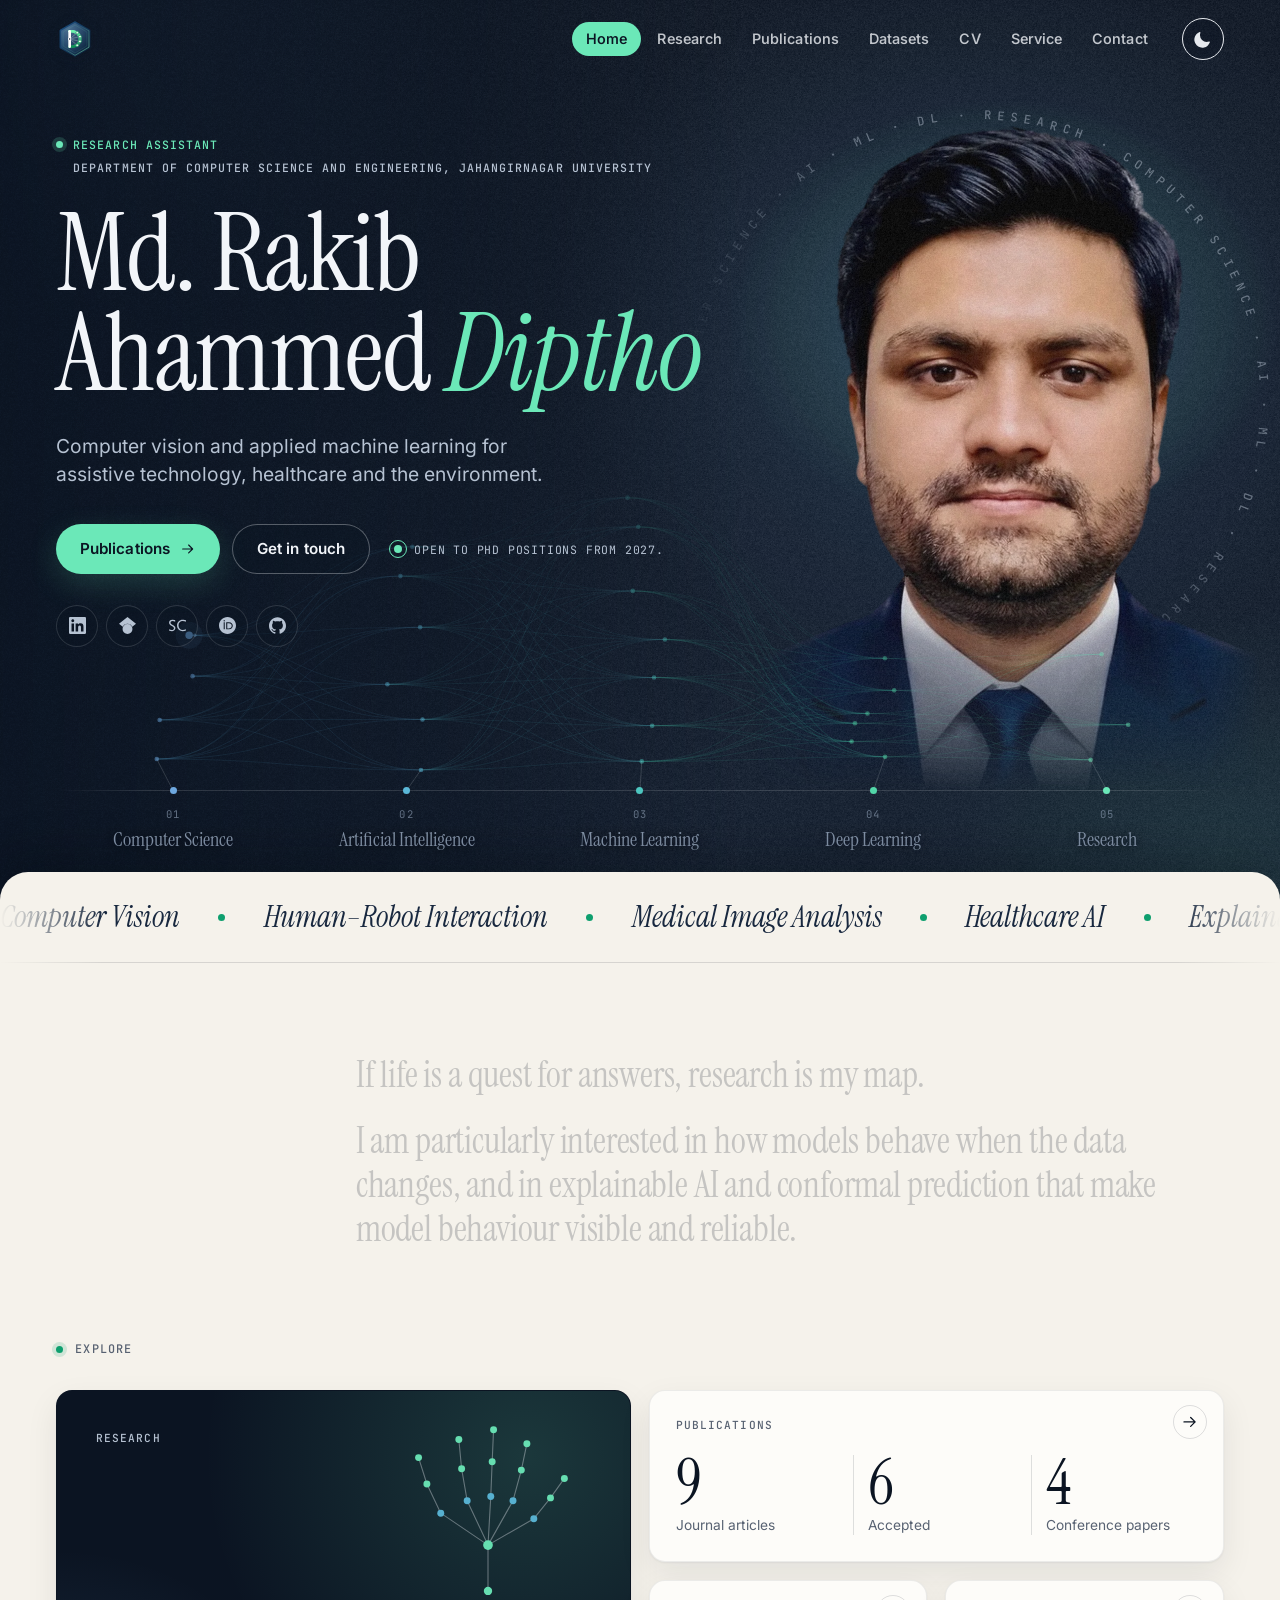
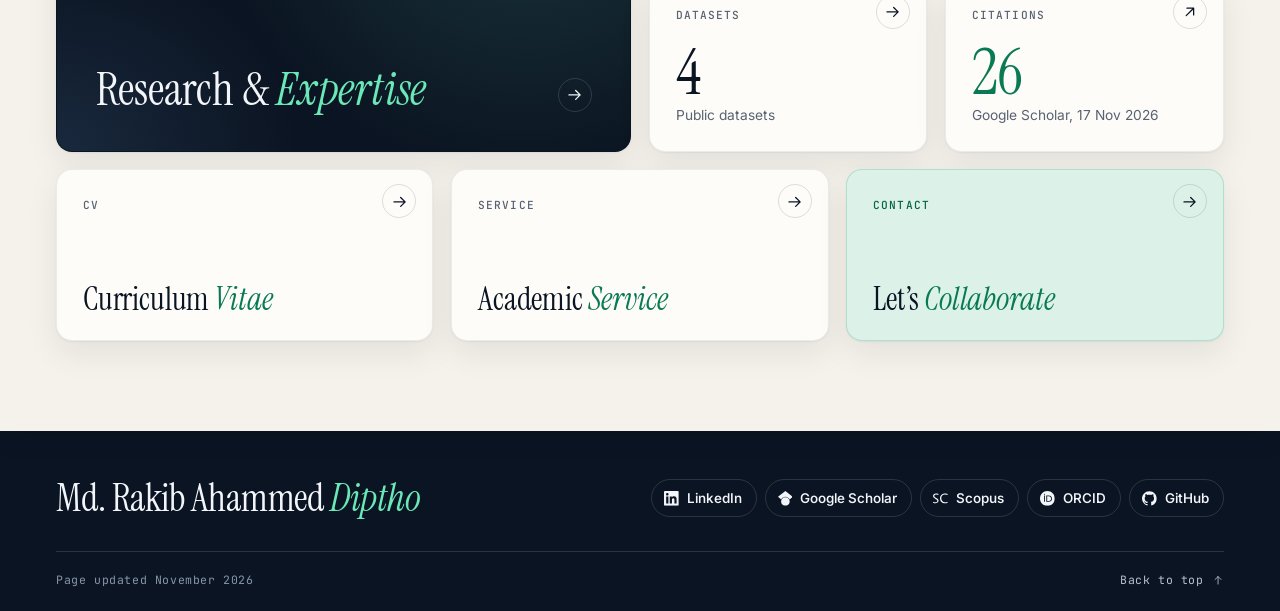
<file: index.html>
<!doctype html>
<html lang="en">
<head>
<meta charset="utf-8">
<meta name="viewport" content="width=device-width,initial-scale=1,viewport-fit=cover">
<title>Md. Rakib Ahammed Diptho</title>
<meta name="description" content="Md. Rakib Ahammed Diptho, Research Assistant, Department of Computer Science and Engineering, Jahangirnagar University: research in computer vision and applied machine learning, publications, datasets, CV, service and contact.">
<meta name="author" content="Md. Rakib Ahammed Diptho">
<link rel="canonical" href="https://radiptho.github.io/">
<meta name="theme-color" content="#0B1422">
<meta property="og:type" content="profile">
<meta property="og:site_name" content="Md. Rakib Ahammed Diptho">
<meta property="og:title" content="Md. Rakib Ahammed Diptho — computer vision and applied machine learning">
<meta property="og:description" content="Research Assistant, Department of Computer Science and Engineering, Jahangirnagar University. Publications, datasets, CV, service and contact.">
<meta property="og:url" content="https://radiptho.github.io/">
<meta property="og:image" content="https://radiptho.github.io/assets/social-card.jpg">
<meta property="og:image:width" content="1200">
<meta property="og:image:height" content="630">
<meta property="og:image:alt" content="Md. Rakib Ahammed Diptho: computer vision and applied machine learning for assistive technology, healthcare and the environment">
<meta name="twitter:card" content="summary_large_image">
<meta name="twitter:title" content="Md. Rakib Ahammed Diptho — computer vision and applied machine learning">
<meta name="twitter:description" content="Research Assistant, Department of Computer Science and Engineering, Jahangirnagar University. Publications, datasets, CV, service and contact.">
<meta name="twitter:image" content="https://radiptho.github.io/assets/social-card.jpg">
<link rel="icon" type="image/svg+xml" href="assets/logo.svg">
<link rel="icon" type="image/png" sizes="32x32" href="assets/favicon-32.png">
<link rel="apple-touch-icon" href="assets/apple-touch-icon.png">
<link rel="preload" href="assets/fonts/instrument-serif-latin-400-normal.woff2" as="font" type="font/woff2" crossorigin>
<link rel="preload" href="assets/fonts/instrument-serif-latin-400-italic.woff2" as="font" type="font/woff2" crossorigin>
<link rel="preload" href="assets/fonts/inter-latin-wght-normal.woff2" as="font" type="font/woff2" crossorigin>
<link rel="preload" as="image" href="assets/portrait-hero.webp" type="image/webp" imagesrcset="assets/portrait-hero.webp 520w, assets/portrait-hero-2x.webp 1040w" imagesizes="(max-width: 860px) 92vw, 44vw" fetchpriority="high">
<link rel="stylesheet" href="site.css?v=20261123">
<script>(function(){var e=document.documentElement,c=e.classList,m=/^#(research|publications|datasets|cv|service|contact)$/.exec(location.hash||'');c.add('js');try{if(localStorage.getItem('rd-theme')==='dark')c.add('night');}catch(x){}if(/[?&]sent=1(&|$)/.test(location.search))m=[0,'contact'];if(m)e.setAttribute('data-first',m[1]);try{if(!sessionStorage.getItem('rd-intro')&&!(window.matchMedia&&matchMedia('(prefers-reduced-motion: reduce)').matches))c.add('intro-on');}catch(x){}setTimeout(function(){if(!window.__rd){c.remove('js');c.remove('intro-on');}},6000);})();</script>
<script type="application/ld+json">{
  "@context": "https://schema.org",
  "@type": "Person",
  "name": "Md. Rakib Ahammed Diptho",
  "alternateName": "Rakib Ahammed Diptho",
  "url": "https://radiptho.github.io/",
  "image": "https://radiptho.github.io/assets/photo-diptho.jpg",
  "jobTitle": "Research Assistant",
  "affiliation": {"@type": "CollegeOrUniversity", "name": "Jahangirnagar University", "department": "Department of Computer Science and Engineering"},
  "alumniOf": [{"@type": "CollegeOrUniversity", "name": "Jahangirnagar University"}, {"@type": "CollegeOrUniversity", "name": "BRAC University"}],
  "knowsAbout": ["Computer Vision", "Human-Robot Interaction", "Medical Image Analysis", "Healthcare AI", "Explainable and Trustworthy Machine Learning", "Lightweight Deep Learning", "Edge AI", "Environmental AI", "GeoAI", "Remote Sensing"],
  "sameAs": ["https://scholar.google.com/citations?user=SSoTLJoAAAAJ", "https://orcid.org/0009-0007-3062-1034", "https://www.scopus.com/authid/detail.uri?authorId=58931418400", "https://www.linkedin.com/in/md-rakib-ahammed-diptho-a2468227a", "https://github.com/RADiptho"]
}</script>
</head>
<body>
<svg class="sprite" aria-hidden="true" focusable="false" width="0" height="0"><symbol id="i-linkedin" viewBox="0 0 24 24"><path d="M20.447 20.452h-3.554v-5.569c0-1.328-.027-3.037-1.852-3.037-1.853 0-2.136 1.445-2.136 2.939v5.667H9.351V9h3.414v1.561h.046c.477-.9 1.637-1.85 3.37-1.85 3.601 0 4.267 2.37 4.267 5.455v6.286zM5.337 7.433c-1.144 0-2.063-.926-2.063-2.065 0-1.138.92-2.063 2.063-2.063 1.14 0 2.064.925 2.064 2.063 0 1.139-.925 2.065-2.064 2.065zm1.782 13.019H3.555V9h3.564v11.452zM22.225 0H1.771C.792 0 0 .774 0 1.729v20.542C0 23.227.792 24 1.771 24h20.451C23.2 24 24 23.227 24 22.271V1.729C24 .774 23.2 0 22.222 0h.003z"/></symbol><symbol id="i-scholar-profile" viewBox="0 0 24 24"><path d="M5.242 13.769L0 9.5 12 0l12 9.5-5.242 4.269C17.548 11.249 14.978 9.5 12 9.5c-2.977 0-5.548 1.748-6.758 4.269zM12 10a7 7 0 1 0 0 14 7 7 0 0 0 0-14z"/></symbol><symbol id="i-scopus" viewBox="0 0 24 24"><path d="M24 19.059l-.14-1.777c-1.426.772-2.945 1.076-4.465 1.076-3.319 0-5.96-2.782-5.96-6.475 0-3.903 2.595-6.31 5.633-6.31 1.917 0 3.39.303 4.792 1.075L24 4.895c-1.286-.608-2.337-.889-4.698-.889-4.534 0-7.97 3.53-7.97 8.017 0 5.12 4.09 7.924 7.9 7.924 1.916 0 3.506-.257 4.768-.888zm-14.954-3.46c0-2.22-1.964-3.225-3.857-4.347C3.716 10.364 2.15 9.756 2.15 8.12c0-1.215.889-2.548 2.642-2.548 1.519 0 2.57.234 3.903 1.029l.117-1.847c-1.239-.514-2.127-.748-4.137-.748C1.8 4.006.047 5.876.047 8.26c0 2.384 2.103 3.413 4.02 4.581 1.426.865 2.922 1.45 2.922 2.992 0 1.496-1.333 2.571-2.922 2.571-1.566 0-2.594-.35-3.786-1.075L0 19.176c1.215.56 2.454.818 4.16.818 2.385 0 4.885-1.473 4.885-4.395z"/></symbol><symbol id="i-orcid" viewBox="0 0 24 24"><path d="M12 0C5.372 0 0 5.372 0 12s5.372 12 12 12 12-5.372 12-12S18.628 0 12 0zM7.369 4.378c.525 0 .947.431.947.947s-.422.947-.947.947a.95.95 0 0 1-.947-.947c0-.525.422-.947.947-.947zm-.722 3.038h1.444v10.041H6.647V7.416zm3.562 0h3.9c3.712 0 5.344 2.653 5.344 5.025 0 2.578-2.016 5.025-5.325 5.025h-3.919V7.416zm1.444 1.303v7.444h2.297c3.272 0 4.022-2.484 4.022-3.722 0-2.016-1.284-3.722-4.097-3.722h-2.222z"/></symbol><symbol id="i-github" viewBox="0 0 24 24"><path d="M12 .297c-6.63 0-12 5.373-12 12 0 5.303 3.438 9.8 8.205 11.385.6.113.82-.258.82-.577 0-.285-.01-1.04-.015-2.04-3.338.724-4.042-1.61-4.042-1.61C4.422 18.07 3.633 17.7 3.633 17.7c-1.087-.744.084-.729.084-.729 1.205.084 1.838 1.236 1.838 1.236 1.07 1.835 2.809 1.305 3.495.998.108-.776.417-1.305.76-1.605-2.665-.3-5.466-1.332-5.466-5.93 0-1.31.465-2.38 1.235-3.22-.135-.303-.54-1.523.105-3.176 0 0 1.005-.322 3.3 1.23.96-.267 1.98-.399 3-.405 1.02.006 2.04.138 3 .405 2.28-1.552 3.285-1.23 3.285-1.23.645 1.653.24 2.873.12 3.176.765.84 1.23 1.91 1.23 3.22 0 4.61-2.805 5.625-5.475 5.92.42.36.81 1.096.81 2.22 0 1.606-.015 2.896-.015 3.286 0 .315.21.69.825.57C20.565 22.092 24 17.592 24 12.297c0-6.627-5.373-12-12-12"/></symbol><symbol id="i-mail" viewBox="0 0 24 24"><path d="M3 5h18a1 1 0 0 1 1 1v12a1 1 0 0 1-1 1H3a1 1 0 0 1-1-1V6a1 1 0 0 1 1-1zm1 2.4V17h16V7.4l-8 5.3-8-5.3zM4.9 7l7.1 4.7L19.1 7H4.9z"/></symbol><symbol id="i-pin" viewBox="0 0 24 24"><path d="M12 2a7 7 0 0 1 7 7c0 5.2-7 13-7 13S5 14.2 5 9a7 7 0 0 1 7-7zm0 4.5A2.5 2.5 0 1 0 12 11.5 2.5 2.5 0 0 0 12 6.5z"/></symbol><symbol id="i-globe" viewBox="0 0 24 24"><path d="M12 2a10 10 0 1 0 0 20 10 10 0 0 0 0-20zm6.9 9h-2.95a15.7 15.7 0 0 0-1.4-6.1A8.03 8.03 0 0 1 18.9 11zM12 4c.9 1.2 1.8 3.6 2 7h-4c.2-3.4 1.1-5.8 2-7zM4.26 15a8 8 0 0 1 0-6h3.07a17.4 17.4 0 0 0 0 6H4.26zm.84 2h2.95c.3 2.3.8 4.4 1.4 6.1A8.03 8.03 0 0 1 5.1 17zm2.95-10H5.1a8.03 8.03 0 0 1 4.35-4.1c-.6 1.7-1.1 3.8-1.4 6.1zM12 20c-.9-1.2-1.8-3.6-2-7h4c-.2 3.4-1.1 5.8-2 7zm2.34-7h-4.68a15.4 15.4 0 0 1 0-6h4.68a15.4 15.4 0 0 1 0 6zm.21 8.1c.6-1.7 1.1-3.8 1.4-6.1h2.95a8.03 8.03 0 0 1-4.35 4.1zM16.67 15a17.4 17.4 0 0 0 0-6h3.07a8 8 0 0 1 0 6h-3.07z"/></symbol><symbol id="i-arrow" viewBox="0 0 24 24"><path fill="none" stroke="currentColor" stroke-width="1.7" stroke-linecap="round" stroke-linejoin="round" d="M7 17 17 7M8 7h9v9"/></symbol><symbol id="i-right" viewBox="0 0 24 24"><path fill="none" stroke="currentColor" stroke-width="1.7" stroke-linecap="round" stroke-linejoin="round" d="M4 12h15M13 6l6 6-6 6"/></symbol><symbol id="i-up" viewBox="0 0 24 24"><path fill="none" stroke="currentColor" stroke-width="1.7" stroke-linecap="round" stroke-linejoin="round" d="M12 20V5M6 11l6-6 6 6"/></symbol>
  <symbol id="i-moon" viewBox="0 0 24 24"><path d="M20.4 14.6A8.6 8.6 0 0 1 9.4 3.6a.75.75 0 0 0-.98-.92A10.1 10.1 0 1 0 21.3 15.6a.75.75 0 0 0-.9-1z"/></symbol>
  <symbol id="i-sun" viewBox="0 0 24 24"><path d="M12 7.2a4.8 4.8 0 1 0 0 9.6 4.8 4.8 0 0 0 0-9.6zm0-5.2a.9.9 0 0 1 .9.9v1.7a.9.9 0 0 1-1.8 0V2.9A.9.9 0 0 1 12 2zm0 16.5a.9.9 0 0 1 .9.9v1.7a.9.9 0 0 1-1.8 0v-1.7a.9.9 0 0 1 .9-.9zM4.9 4.9a.9.9 0 0 1 1.3 0l1.2 1.2A.9.9 0 0 1 6.1 7.4L4.9 6.2a.9.9 0 0 1 0-1.3zm11.7 11.7a.9.9 0 0 1 1.3 0l1.2 1.2a.9.9 0 0 1-1.3 1.3l-1.2-1.2a.9.9 0 0 1 0-1.3zM2 12a.9.9 0 0 1 .9-.9h1.7a.9.9 0 0 1 0 1.8H2.9A.9.9 0 0 1 2 12zm16.5 0a.9.9 0 0 1 .9-.9h1.7a.9.9 0 0 1 0 1.8h-1.7a.9.9 0 0 1-.9-.9zM4.9 19.1a.9.9 0 0 1 0-1.3l1.2-1.2a.9.9 0 0 1 1.3 1.3l-1.2 1.2a.9.9 0 0 1-1.3 0zM16.6 7.4a.9.9 0 0 1 0-1.3l1.2-1.2a.9.9 0 0 1 1.3 1.3l-1.2 1.2a.9.9 0 0 1-1.3 0z"/></symbol><symbol id="i-prev" viewBox="0 0 24 24"><path fill="none" stroke="currentColor" stroke-width="1.7" stroke-linecap="round" stroke-linejoin="round" d="M15 5l-7 7 7 7"/></symbol><symbol id="i-next" viewBox="0 0 24 24"><path fill="none" stroke="currentColor" stroke-width="1.7" stroke-linecap="round" stroke-linejoin="round" d="M9 5l7 7-7 7"/></symbol></svg>
<a class="skip" href="#main">Skip to content</a>

<div class="intro" aria-hidden="true">
  <div class="intro-inner">
    <img class="intro-mark" src="assets/logo.svg" alt="" width="64" height="64">
    <ol class="intro-steps"><li>Computer Science</li><li>AI</li><li>Machine Learning</li><li>Deep Learning</li><li>Research</li></ol>
    <div class="intro-bar"><span></span></div>
  </div>
</div>
<div class="veil" aria-hidden="true"><span class="veil-t"></span><span class="veil-line"></span></div>

<header class="site-header" id="siteHeader">
  <div class="wrap header-row">
    <a class="brand" href="#home" aria-label="Md. Rakib Ahammed Diptho, home"><img class="mark" src="assets/logo.svg" alt="" width="38" height="38"><span class="brand-name">Md. Rakib Ahammed Diptho</span></a>
    <nav class="nav" id="menu" aria-label="Pages">
      <div class="nav-links">
        <span class="nav-pill" aria-hidden="true"></span>
        <a href="#home" data-view="home"><span>Home</span></a>
        <a href="#research" data-view="research"><span>Research</span></a>
        <a href="#publications" data-view="publications"><span>Publications</span></a>
        <a href="#datasets" data-view="datasets"><span>Datasets</span></a>
        <a href="#cv" data-view="cv"><span>CV</span></a>
        <a href="#service" data-view="service"><span>Service</span></a>
        <a href="#contact" data-view="contact"><span>Contact</span></a>
      </div>
      <div class="nav-extra">
        <p class="nav-status"><span class="pulse-dot" aria-hidden="true"></span>Open to PhD positions from 2027.</p>
        <ul class="nav-profiles"><li><a href="https://www.linkedin.com/in/md-rakib-ahammed-diptho-a2468227a" target="_blank" rel="noopener" aria-label="LinkedIn profile"><svg class="ico" aria-hidden="true" focusable="false"><use href="#i-linkedin"/></svg></a></li><li><a href="https://scholar.google.com/citations?user=SSoTLJoAAAAJ" target="_blank" rel="noopener" aria-label="Google Scholar profile"><svg class="ico" aria-hidden="true" focusable="false"><use href="#i-scholar-profile"/></svg></a></li><li><a href="https://www.scopus.com/authid/detail.uri?authorId=58931418400" target="_blank" rel="noopener" aria-label="Scopus author profile"><svg class="ico" aria-hidden="true" focusable="false"><use href="#i-scopus"/></svg></a></li><li><a href="https://orcid.org/0009-0007-3062-1034" target="_blank" rel="noopener" aria-label="ORCID record"><svg class="ico" aria-hidden="true" focusable="false"><use href="#i-orcid"/></svg></a></li><li><a href="https://github.com/RADiptho" target="_blank" rel="noopener" aria-label="GitHub profile"><svg class="ico" aria-hidden="true" focusable="false"><use href="#i-github"/></svg></a></li></ul>
      </div>
    </nav>
    <button class="theme-btn" id="themeBtn" type="button" aria-pressed="false" aria-label="Night mode" title="Night mode"><svg class="i-moon" aria-hidden="true" focusable="false"><use href="#i-moon"/></svg><svg class="i-sun" aria-hidden="true" focusable="false"><use href="#i-sun"/></svg></button>
    <button class="menu-btn" id="menuBtn" type="button" aria-expanded="false" aria-controls="menu"><span class="menu-btn-label">Menu</span><span class="menu-btn-icon" aria-hidden="true"><i></i><i></i></span></button>
  </div>
</header>

<main id="main">

  <!-- ============================== HOME ============================== -->
  <section class="view view-home" id="home" data-view="home" aria-label="Home">

    <!-- The portrait is part of the hero itself: assets/portrait-hero.* is the site photograph with its studio
         backdrop removed (alpha matte), so the navy background, the text ring and the live network sit behind and around it. -->
    <div class="hero">
      <div class="hero-bg" aria-hidden="true"></div>
      <div class="hero-main">
        <div class="hero-photo" data-r="photo">
          <div class="hero-ring" aria-hidden="true"><svg viewBox="0 0 600 600"><defs><path id="ringPath" d="M300,300 m-270,0 a270,270 0 1,1 540,0 a270,270 0 1,1 -540,0"/></defs><text><textPath href="#ringPath" startOffset="0" textLength="1688" lengthAdjust="spacing">COMPUTER SCIENCE · AI · ML · DL · RESEARCH · COMPUTER SCIENCE · AI · ML · DL · RESEARCH · COMPUTER SCIENCE · AI · ML · DL · RESEARCH · </textPath></text></svg></div>
          <div class="hero-photo-x"><div class="hero-photo-y"><picture><source type="image/webp" srcset="assets/portrait-hero.webp 520w, assets/portrait-hero-2x.webp 1040w" sizes="(max-width: 860px) 92vw, 44vw"><img src="assets/portrait-hero.png" alt="Portrait of Md. Rakib Ahammed Diptho" width="520" height="726" fetchpriority="high" decoding="async"></picture></div></div>
        </div>
        <div class="hero-shade" aria-hidden="true"></div>
        <div class="wrap hero-inner">
          <div class="hero-copy">
            <p class="eyebrow hero-eyebrow" data-r><span class="eyebrow-dot" aria-hidden="true"></span><span class="eb-role">Research Assistant</span><span class="eb-org">Department of Computer Science and Engineering, Jahangirnagar University</span></p>
            <h1 class="hero-title" data-r="lines" tabindex="-1"><span class="ln"><span class="ln-i">Md. Rakib</span></span><span class="ln"><span class="ln-i">Ahammed <em>Diptho</em></span></span></h1>
            <p class="hero-lead" data-r>Computer vision and applied machine learning for assistive technology, healthcare and the environment.</p>
            <div class="hero-actions" data-r>
            <a class="btn btn-primary" href="#publications" data-magnetic><span>Publications</span><svg class="i" aria-hidden="true" focusable="false"><use href="#i-right"/></svg></a>
            <a class="btn btn-line" href="#contact" data-magnetic><span>Get in touch</span></a>
            <p class="hero-status"><span class="pulse-dot" aria-hidden="true"></span>Open to PhD positions from 2027.</p>
          </div>
            <ul class="profiles hero-profiles" data-r><li><a href="https://www.linkedin.com/in/md-rakib-ahammed-diptho-a2468227a" target="_blank" rel="noopener" aria-label="LinkedIn profile"><svg class="ico" aria-hidden="true" focusable="false"><use href="#i-linkedin"/></svg><span>LinkedIn</span></a></li><li><a href="https://scholar.google.com/citations?user=SSoTLJoAAAAJ" target="_blank" rel="noopener" aria-label="Google Scholar profile"><svg class="ico" aria-hidden="true" focusable="false"><use href="#i-scholar-profile"/></svg><span>Google Scholar</span></a></li><li><a href="https://www.scopus.com/authid/detail.uri?authorId=58931418400" target="_blank" rel="noopener" aria-label="Scopus author profile"><svg class="ico" aria-hidden="true" focusable="false"><use href="#i-scopus"/></svg><span>Scopus</span></a></li><li><a href="https://orcid.org/0009-0007-3062-1034" target="_blank" rel="noopener" aria-label="ORCID record"><svg class="ico" aria-hidden="true" focusable="false"><use href="#i-orcid"/></svg><span>ORCID</span></a></li><li><a href="https://github.com/RADiptho" target="_blank" rel="noopener" aria-label="GitHub profile"><svg class="ico" aria-hidden="true" focusable="false"><use href="#i-github"/></svg><span>GitHub</span></a></li></ul>
          </div>
        </div>
        <div class="hero-band" id="heroBand" aria-hidden="true"></div>
      </div>
      <canvas class="hero-net" id="heroNet" aria-hidden="true"></canvas>
      <div class="wrap hero-foot">
        <ol class="pipeline" id="pipeline" aria-label="From computer science to research">
          <li data-stage="0"><span class="pl-n">01</span><span class="pl-t"><span class="pl-long">Computer Science</span><span class="pl-short">CS</span></span></li>
          <li data-stage="1"><span class="pl-n">02</span><span class="pl-t"><span class="pl-long">Artificial Intelligence</span><span class="pl-short">AI</span></span></li>
          <li data-stage="2"><span class="pl-n">03</span><span class="pl-t"><span class="pl-long">Machine Learning</span><span class="pl-short">ML</span></span></li>
          <li data-stage="3"><span class="pl-n">04</span><span class="pl-t"><span class="pl-long">Deep Learning</span><span class="pl-short">DL</span></span></li>
          <li data-stage="4"><span class="pl-n">05</span><span class="pl-t"><span class="pl-long">Research</span><span class="pl-short">Research</span></span></li>
        </ol>
      </div>
    </div>

    <div class="sheet">
    <div class="marquee" aria-hidden="true"><div class="mq-track"><span class="mq-item">Computer Vision</span><span class="mq-sep" aria-hidden="true"></span><span class="mq-item">Human–Robot Interaction</span><span class="mq-sep" aria-hidden="true"></span><span class="mq-item">Medical Image Analysis</span><span class="mq-sep" aria-hidden="true"></span><span class="mq-item">Healthcare AI</span><span class="mq-sep" aria-hidden="true"></span><span class="mq-item">Explainable &amp; Trustworthy Machine Learning</span><span class="mq-sep" aria-hidden="true"></span><span class="mq-item">Lightweight Deep Learning</span><span class="mq-sep" aria-hidden="true"></span><span class="mq-item">Edge AI</span><span class="mq-sep" aria-hidden="true"></span><span class="mq-item">Environmental AI</span><span class="mq-sep" aria-hidden="true"></span><span class="mq-item">GeoAI</span><span class="mq-sep" aria-hidden="true"></span><span class="mq-item">Remote Sensing</span><span class="mq-sep" aria-hidden="true"></span><span class="mq-item">Computer Vision</span><span class="mq-sep" aria-hidden="true"></span><span class="mq-item">Human–Robot Interaction</span><span class="mq-sep" aria-hidden="true"></span><span class="mq-item">Medical Image Analysis</span><span class="mq-sep" aria-hidden="true"></span><span class="mq-item">Healthcare AI</span><span class="mq-sep" aria-hidden="true"></span><span class="mq-item">Explainable &amp; Trustworthy Machine Learning</span><span class="mq-sep" aria-hidden="true"></span><span class="mq-item">Lightweight Deep Learning</span><span class="mq-sep" aria-hidden="true"></span><span class="mq-item">Edge AI</span><span class="mq-sep" aria-hidden="true"></span><span class="mq-item">Environmental AI</span><span class="mq-sep" aria-hidden="true"></span><span class="mq-item">GeoAI</span><span class="mq-sep" aria-hidden="true"></span><span class="mq-item">Remote Sensing</span><span class="mq-sep" aria-hidden="true"></span></div></div>

    <div class="section about" id="about">
      <div class="wrap about-grid">
        <h2 class="sec-kicker" data-r><span class="eyebrow-dot" aria-hidden="true"></span><span class="kicker-t">About Me</span></h2>
        <div class="statement" data-words>
          <p>If life is a quest for answers, research is my map.</p>
          <p>I am particularly interested in how models behave when the data changes, and in explainable AI and conformal prediction that make model behaviour visible and reliable.</p>
        </div>
      </div>
    </div>

    <div class="section explore" id="explore">
      <div class="wrap">
        <h2 class="sec-kicker" data-r><span class="eyebrow-dot" aria-hidden="true"></span><span class="kicker-t">Explore</span></h2>
        <ul class="bento" data-stagger>
          <li class="tile tile-project" data-r="scale" data-spot>
            <div class="tile-art" aria-hidden="true"><svg viewBox="0 0 360 300"><g class="hand-links"><path d="M180 262 L180 196"/><path d="M180 196 L112 150 L92 108 L80 70"/><path d="M180 196 L150 132 L142 86 L138 44"/><path d="M180 196 L184 126 L186 76 L188 30"/><path d="M180 196 L216 132 L228 88 L236 50"/><path d="M180 196 L246 158 L270 128 L290 100"/></g><g class="hand-nodes"><circle cx="180" cy="262" r="6"/><circle cx="180" cy="196" r="7"/><circle cx="112" cy="150" r="5"/><circle cx="92" cy="108" r="5"/><circle cx="80" cy="70" r="5"/><circle cx="150" cy="132" r="5"/><circle cx="142" cy="86" r="5"/><circle cx="138" cy="44" r="5"/><circle cx="184" cy="126" r="5"/><circle cx="186" cy="76" r="5"/><circle cx="188" cy="30" r="5"/><circle cx="216" cy="132" r="5"/><circle cx="228" cy="88" r="5"/><circle cx="236" cy="50" r="5"/><circle cx="246" cy="158" r="5"/><circle cx="270" cy="128" r="5"/><circle cx="290" cy="100" r="5"/></g></svg></div>
            <a class="tile-link" href="#research">
            <span class="tile-k">Research</span>
            <span class="tile-t">Research &amp; <em>Expertise</em></span>
            <span class="tile-go" aria-hidden="true"><svg class="i" aria-hidden="true" focusable="false"><use href="#i-right"/></svg></span></a>
          </li>
          <li class="tile tile-pubs" data-r="scale"><a class="tile-link" href="#publications" data-spot>
            <span class="tile-k">Publications</span>
            <span class="tile-nums">
              <span class="tile-num"><b class="stat-n" data-count-of="journal">9</b><span class="tile-s">Journal articles</span></span>
              <span class="tile-num"><b class="stat-n" data-count-of="accepted">6</b><span class="tile-s">Accepted</span></span>
              <span class="tile-num"><b class="stat-n" data-count-of="conference">4</b><span class="tile-s">Conference papers</span></span>
            </span>
            <span class="tile-go" aria-hidden="true"><svg class="i" aria-hidden="true" focusable="false"><use href="#i-right"/></svg></span></a></li>
          <li class="tile tile-data" data-r="scale"><a class="tile-link" href="#datasets" data-spot>
            <span class="tile-k">Datasets</span>
            <span class="tile-num"><b class="stat-n" data-count-of="datasets">4</b><span class="tile-s">Public datasets</span></span>
            <span class="tile-go" aria-hidden="true"><svg class="i" aria-hidden="true" focusable="false"><use href="#i-right"/></svg></span></a></li>
          <li class="tile tile-cite" data-r="scale"><a class="tile-link" href="https://scholar.google.com/citations?user=SSoTLJoAAAAJ" target="_blank" rel="noopener" data-spot>
            <span class="tile-k">Citations</span>
            <span class="tile-num"><b class="stat-n" id="homeCitations">–</b><span class="tile-s" id="homeCitationsNote">Google Scholar</span></span>
            <span class="tile-go" aria-hidden="true"><svg class="i" aria-hidden="true" focusable="false"><use href="#i-arrow"/></svg></span></a></li>
          <li class="tile tile-cv" data-r="scale"><a class="tile-link" href="#cv" data-spot>
            <span class="tile-k">CV</span>
            <span class="tile-t">Curriculum <em>Vitae</em></span>
            <span class="tile-go" aria-hidden="true"><svg class="i" aria-hidden="true" focusable="false"><use href="#i-right"/></svg></span></a></li>
          <li class="tile tile-service" data-r="scale"><a class="tile-link" href="#service" data-spot>
            <span class="tile-k">Service</span>
            <span class="tile-t">Academic <em>Service</em></span>
            <span class="tile-go" aria-hidden="true"><svg class="i" aria-hidden="true" focusable="false"><use href="#i-right"/></svg></span></a></li>
          <li class="tile tile-contact" data-r="scale"><a class="tile-link" href="#contact" data-spot>
            <span class="tile-k">Contact</span>
            <span class="tile-t">Let&rsquo;s <em>Collaborate</em></span>
            <span class="tile-go" aria-hidden="true"><svg class="i" aria-hidden="true" focusable="false"><use href="#i-right"/></svg></span></a></li>
        </ul>
      </div>
    </div>
    </div>
  </section>

  <!-- ============================== RESEARCH ============================== -->
  <section class="view" id="research" data-view="research" aria-label="Research and Expertise">
    <header class="page-head stage-research">
      <div class="stage-art art-hand" aria-hidden="true"><div class="art-in"><svg viewBox="0 0 360 300"><g class="hand-links"><path d="M180 262 L180 196"/><path d="M180 196 L112 150 L92 108 L80 70"/><path d="M180 196 L150 132 L142 86 L138 44"/><path d="M180 196 L184 126 L186 76 L188 30"/><path d="M180 196 L216 132 L228 88 L236 50"/><path d="M180 196 L246 158 L270 128 L290 100"/></g><g class="hand-nodes"><circle cx="180" cy="262" r="6"/><circle cx="180" cy="196" r="7"/><circle cx="112" cy="150" r="5"/><circle cx="92" cy="108" r="5"/><circle cx="80" cy="70" r="5"/><circle cx="150" cy="132" r="5"/><circle cx="142" cy="86" r="5"/><circle cx="138" cy="44" r="5"/><circle cx="184" cy="126" r="5"/><circle cx="186" cy="76" r="5"/><circle cx="188" cy="30" r="5"/><circle cx="216" cy="132" r="5"/><circle cx="228" cy="88" r="5"/><circle cx="236" cy="50" r="5"/><circle cx="246" cy="158" r="5"/><circle cx="270" cy="128" r="5"/><circle cx="290" cy="100" r="5"/></g></svg></div></div>
      <div class="wrap">
        <h1 class="page-title" data-r="lines" tabindex="-1"><span class="ln"><span class="ln-i">Research &amp;</span></span><span class="ln"><span class="ln-i"><em>Expertise</em></span></span></h1>
        <p class="page-lead" data-r>Current work develops a gesture-controlled intelligent wheelchair, from dataset construction to real-time recognition on embedded hardware.</p>
      </div>
    </header>
    <div class="sheet"><div class="wrap page-body">

      <section class="block" aria-labelledby="rs-project">
        <h2 class="block-label" id="rs-project" data-r><span>Current project</span></h2>
        <ol class="timeline" data-stagger>
          <li class="tl-item" data-r>
            <p class="tl-when">ICSETEP Sub-project D-67</p>
            <div class="tl-what">
              <p><b>Developing a Gesture-based Intelligent Wheelchair for Assisting the Physically Challenged People in Bangladesh.</b> Funded by the Improving Computer and Software Engineering Tertiary Education Project (ICSETEP) of the University Grants Commission of Bangladesh, financed by the Asian Development Bank.</p>
              <p class="tl-link"><a class="btn btn-soft" href="https://icsetepd67-juniv.org/" target="_blank" rel="noopener" aria-label="Visit Project Website: official website of the Gesture-based Intelligent Wheelchair project (opens in a new tab)"><svg class="ico" aria-hidden="true" focusable="false"><use href="#i-globe"/></svg><span>Visit Project Website</span><svg class="i" aria-hidden="true" focusable="false"><use href="#i-arrow"/></svg></a></p>
            </div>
          </li>
        </ol>
      </section>

      <section class="block" aria-labelledby="rs-interests">
        <h2 class="block-label" id="rs-interests" data-r><span>Research Interests:</span></h2>
        <ol class="interests" data-stagger>
        <li class="interest" id="interest-cv" data-theme="cv" data-r data-spot>
          <h3 class="interest-t">Computer Vision &amp; Human–Robot Interaction</h3>
          <a class="interest-go js-only" href="#publications" data-theme-go="cv"><span data-theme-count="cv"></span><svg class="i" aria-hidden="true" focusable="false"><use href="#i-right"/></svg></a>
        </li>
        <li class="interest" id="interest-med" data-theme="med" data-r data-spot>
          <h3 class="interest-t">Medical Image Analysis &amp; Healthcare AI</h3>
          <a class="interest-go js-only" href="#publications" data-theme-go="med"><span data-theme-count="med"></span><svg class="i" aria-hidden="true" focusable="false"><use href="#i-right"/></svg></a>
        </li>
        <li class="interest" id="interest-xai" data-theme="xai" data-r data-spot>
          <h3 class="interest-t">Explainable &amp; Trustworthy Machine Learning</h3>
          <a class="interest-go js-only" href="#publications" data-theme-go="xai"><span data-theme-count="xai"></span><svg class="i" aria-hidden="true" focusable="false"><use href="#i-right"/></svg></a>
        </li>
        <li class="interest" id="interest-edge" data-theme="edge" data-r data-spot>
          <h3 class="interest-t">Lightweight Deep Learning &amp; Edge AI</h3>
          <a class="interest-go js-only" href="#publications" data-theme-go="edge"><span data-theme-count="edge"></span><svg class="i" aria-hidden="true" focusable="false"><use href="#i-right"/></svg></a>
        </li>
        <li class="interest" id="interest-env" data-theme="env" data-r data-spot>
          <h3 class="interest-t">Environmental AI, GeoAI &amp; Remote Sensing</h3>
          <a class="interest-go js-only" href="#publications" data-theme-go="env"><span data-theme-count="env"></span><svg class="i" aria-hidden="true" focusable="false"><use href="#i-right"/></svg></a>
        </li>
        </ol>
      </section>

      <section class="block" aria-labelledby="rs-tools">
        <h2 class="block-label" id="rs-tools" data-r><span>Methods and tools</span></h2>
        <dl class="tools" data-stagger>
          <div data-r><dt>Methods</dt><dd><ul class="tool-chips"><li>CNNs</li><li>Transformers</li><li>YOLO segmentation and landmark models</li><li>LSTM/GRU/xLSTM</li><li>Explainable AI</li><li>Survival analysis</li><li>Causal inference</li><li>Remote sensing</li></ul></dd></div>
          <div data-r><dt>Machine learning</dt><dd><ul class="tool-chips"><li>PyTorch</li><li>TensorFlow</li><li>scikit-learn</li><li>OpenCV</li></ul></dd></div>
          <div data-r><dt>Programming</dt><dd><ul class="tool-chips"><li>Python</li><li>C</li><li>Java</li><li>SQL (MySQL)</li><li>PHP</li><li>HTML/CSS</li></ul></dd></div>
          <div data-r><dt>Research tools</dt><dd><ul class="tool-chips"><li>LaTeX</li><li>Git/GitHub</li><li>Jupyter Notebook</li><li>Microsoft Office</li></ul></dd></div>
          <div data-r><dt>Hardware</dt><dd><ul class="tool-chips"><li>Arduino prototyping with sensors, relays and servo motors</li></ul></dd></div>
        </dl>
      </section>
    </div></div>
  </section>

  <!-- ============================== PUBLICATIONS ============================== -->
  <section class="view" id="publications" data-view="publications" aria-label="Publications">
    <header class="page-head stage-publications">
      <div class="wrap">
        <h1 class="page-title" data-r="lines" tabindex="-1"><span class="ln"><span class="ln-i">Publications</span></span></h1>
        <p class="page-lead" data-r>Newest first. Author names as published; an asterisk marks the corresponding author. Titles open the publisher page.</p>
      </div>
      <div class="stage-art art-papers"><div class="art-in"><ul class="papers" data-n="5" aria-label="First pages of five articles"><li class="paper"><button type="button" class="paper-open" data-lightbox="0" data-full="assets/front-tech-full.webp" aria-label="Enlarge the first page of the article in Technologies"><picture><source type="image/webp" srcset="assets/front-tech-560.webp"><img src="assets/front-tech-560.jpg" alt="First page of the article in Technologies (MDPI)" width="560" height="538" loading="lazy" decoding="async"></picture></button><p class="paper-cap" hidden>First page of the article in <i>Technologies</i> (MDPI). <a href="https://doi.org/10.3390/technologies14070430" target="_blank" rel="noopener">Open the article</a></p></li><li class="paper"><button type="button" class="paper-open" data-lightbox="1" data-full="assets/front-ijmi-full.webp" aria-label="Enlarge the first page of the article in International Journal of Medical Informatics"><picture><source type="image/webp" srcset="assets/front-ijmi-560.webp"><img src="assets/front-ijmi-560.jpg" alt="First page of the article in International Journal of Medical Informatics (Elsevier)" width="560" height="538" loading="lazy" decoding="async"></picture></button><p class="paper-cap" hidden>First page of the article in <i>International Journal of Medical Informatics</i> (Elsevier). <a href="https://doi.org/10.1016/j.ijmedinf.2026.106811" target="_blank" rel="noopener">Open the article</a></p></li><li class="paper"><button type="button" class="paper-open" data-lightbox="2" data-full="assets/front-ndt-full.webp" aria-label="Enlarge the first page of the article in NDT"><picture><source type="image/webp" srcset="assets/front-ndt-560.webp"><img src="assets/front-ndt-560.jpg" alt="First page of the article in NDT (MDPI)" width="560" height="538" loading="lazy" decoding="async"></picture></button><p class="paper-cap" hidden>First page of the article in <i>NDT</i> (MDPI). <a href="https://doi.org/10.3390/ndt4030028" target="_blank" rel="noopener">Open the article</a></p></li><li class="paper"><button type="button" class="paper-open" data-lightbox="3" data-full="assets/front-aia-full.webp" aria-label="Enlarge the first page of the article in Advances in Agriculture"><picture><source type="image/webp" srcset="assets/front-aia-560.webp"><img src="assets/front-aia-560.jpg" alt="First page of the article in Advances in Agriculture (Wiley)" width="560" height="538" loading="lazy" decoding="async"></picture></button><p class="paper-cap" hidden>First page of the article in <i>Advances in Agriculture</i> (Wiley). <a href="https://doi.org/10.1155/aia/7124711" target="_blank" rel="noopener">Open the article</a></p></li><li class="paper"><button type="button" class="paper-open" data-lightbox="4" data-full="assets/front-dgeo-full.webp" aria-label="Enlarge the first page of the article in Discover Geoscience"><picture><source type="image/webp" srcset="assets/front-dgeo-560.webp"><img src="assets/front-dgeo-560.jpg" alt="First page of the article in Discover Geoscience (Springer Nature)" width="560" height="538" loading="lazy" decoding="async"></picture></button><p class="paper-cap" hidden>First page of the article in <i>Discover Geoscience</i> (Springer Nature). <a href="https://link.springer.com/article/10.1007/s44288-026-00759-0" target="_blank" rel="noopener">Open the article</a></p></li></ul><p class="papers-hint" aria-hidden="true">Tap a page to enlarge it</p></div></div>
    </header>
    <div class="sheet"><div class="wrap page-body">

      <div class="pub-layout">
      <aside class="pub-rail" aria-label="Google Scholar metrics and publication types">
      <div class="scholar" id="scholarPanel" role="group" aria-label="Google Scholar metrics" data-r>
        <div id="scholarBody" class="metrics" aria-busy="true"><p class="scholar-muted js-only">Loading Google Scholar metrics&hellip;</p><noscript><p class="scholar-muted">Google Scholar metrics are shown when JavaScript is available; the profile is linked below.</p></noscript></div>
        <p class="scholar-foot" id="scholarFoot"><noscript><a href="https://scholar.google.com/citations?user=SSoTLJoAAAAJ" target="_blank" rel="noopener">View Google Scholar Profile</a></noscript></p>
      </div>

      <div class="filters js-only" id="pubFilters" role="group" aria-label="Filter publications by type" data-r>
        <div class="filter-row" data-filter="type">
          <button type="button" class="fbtn is-on" data-value="all" aria-pressed="true">All <span data-count-of="all"></span></button>
          <button type="button" class="fbtn" data-value="journal" aria-pressed="false">Journal articles <span data-count-of="journal"></span></button>
          <button type="button" class="fbtn" data-value="accepted" aria-pressed="false">Accepted <span data-count-of="accepted"></span></button>
          <button type="button" class="fbtn" data-value="conference" aria-pressed="false">Conference papers <span data-count-of="conference"></span></button>
        </div>
      </div>
      </aside>
      <div class="pub-content">
      <div class="filters filters-areas js-only" id="pubAreas" role="group" aria-label="Filter publications by research area">
        <p class="filter-label">Research areas</p>
        <div class="filter-row" data-filter="theme">
          <button type="button" class="fchip is-on" data-value="all" aria-pressed="true">All areas</button>
          <button type="button" class="fchip" data-value="cv" aria-pressed="false">Computer Vision &amp; Human–Robot Interaction</button><button type="button" class="fchip" data-value="med" aria-pressed="false">Medical Image Analysis &amp; Healthcare AI</button><button type="button" class="fchip" data-value="xai" aria-pressed="false">Explainable &amp; Trustworthy Machine Learning</button><button type="button" class="fchip" data-value="edge" aria-pressed="false">Lightweight Deep Learning &amp; Edge AI</button><button type="button" class="fchip" data-value="env" aria-pressed="false">Environmental AI, GeoAI &amp; Remote Sensing</button>
        </div>
        <p class="filter-status" id="pubStatus" role="status" aria-live="polite"></p>
      </div>

      <!-- To add a paper: copy one <li class="pub"> block into the right list (newest first) and edit it.
           data-type: journal | accepted | conference; data-year: the publication year;
           data-themes: any of cv med xai edge env (the five research interests), space separated.
           A paper that Crossref or Google Scholar already lists is added by site.js on its own (README, section 4),
           so a hand-written entry is needed only for its research areas and the corresponding-author mark.
           On the element below, data-auto="off" stops that and data-auto-skip="doi | title" leaves single records out. -->
      <div id="pubsCurated">
      <section class="pub-group" data-group="journal" aria-labelledby="pg-journal">
        <h2 class="group-label" id="pg-journal" data-r><span>Journal Articles:</span><span class="group-count" data-count-of="journal">9</span></h2>
        <ol class="pub-list list">
        <li class="pub" data-type="journal" data-year="2026" data-themes="env" data-r>
          <span class="pub-year" aria-hidden="true">2026</span>
          <div class="pub-main">
            <h3 class="pub-title"><a href="https://doi.org/10.1007/s43937-026-00222-8" target="_blank" rel="noopener">Predictability of solar irradiance declines with forecast horizon and limits hourly forecasting yet preserves monthly scale photovoltaic energy estimates for industrial rooftop planning in Bangladesh</a></h3>
            <p class="pub-authors"><b>Rakib Ahammed Diptho</b>*, Pial Ghosh, Sarnali Basak.</p>
            <p class="pub-venue"><i>Discover Energy</i> (Springer Nature), 2026. <a class="pub-doi" href="https://doi.org/10.1007/s43937-026-00222-8" target="_blank" rel="noopener">doi:10.1007/s43937-026-00222-8</a></p>
          </div>
        </li>
        <li class="pub" data-type="journal" data-year="2026" data-themes="med xai" data-r>
          <span class="pub-year" aria-hidden="true">2026</span>
          <div class="pub-main">
            <h3 class="pub-title"><a href="https://doi.org/10.1016/j.ijmedinf.2026.106811" target="_blank" rel="noopener">Self-report label bias in machine learning screening for undiagnosed diabetes: development, validation and offline on-device deployment of an interpretable HbA1c-anchored tool</a></h3>
            <p class="pub-authors">Safiul Haque Chowdhury*, <b>Rakib Ahammed Diptho</b>, Pial Ghosh.</p>
            <p class="pub-venue"><i>International Journal of Medical Informatics</i> (Elsevier), 2026. <a class="pub-doi" href="https://doi.org/10.1016/j.ijmedinf.2026.106811" target="_blank" rel="noopener">doi:10.1016/j.ijmedinf.2026.106811</a></p>
          </div>
        </li>
        <li class="pub" data-type="journal" data-year="2026" data-themes="xai" data-r>
          <span class="pub-year" aria-hidden="true">2026</span>
          <div class="pub-main">
            <h3 class="pub-title"><a href="https://doi.org/10.1007/s44163-026-02574-5" target="_blank" rel="noopener">Reliable methane storage screening and inverse design of metal organic frameworks under distribution shift</a></h3>
            <p class="pub-authors">Safiul Haque Chowdhury, <b>Rakib Ahammed Diptho</b>*, Pial Ghosh.</p>
            <p class="pub-venue"><i>Discover Artificial Intelligence</i> (Springer Nature), 2026. <a class="pub-doi" href="https://doi.org/10.1007/s44163-026-02574-5" target="_blank" rel="noopener">doi:10.1007/s44163-026-02574-5</a></p>
          </div>
        </li>
        <li class="pub" data-type="journal" data-year="2026" data-themes="edge cv" data-r>
          <span class="pub-year" aria-hidden="true">2026</span>
          <div class="pub-main">
            <h3 class="pub-title"><a href="https://doi.org/10.1155/aia/7124711" target="_blank" rel="noopener">CNN5Conv2FC: A Resource-Aware Deep Learning Framework for Real-Time Mango Leaf Disease Recognition</a></h3>
            <p class="pub-authors"><b>Rakib Ahammed Diptho</b>*, Pial Ghosh, Safiul Haque Chowdhury, Sarnali Basak.</p>
            <p class="pub-venue"><i>Advances in Agriculture</i> (Wiley), vol. 2026, no. 1, art. 7124711, 2026. <a class="pub-doi" href="https://doi.org/10.1155/aia/7124711" target="_blank" rel="noopener">doi:10.1155/aia/7124711</a></p>
          </div>
        </li>
        <li class="pub" data-type="journal" data-year="2026" data-themes="env xai" data-r>
          <span class="pub-year" aria-hidden="true">2026</span>
          <div class="pub-main">
            <h3 class="pub-title"><a href="https://link.springer.com/article/10.1007/s44288-026-00759-0" target="_blank" rel="noopener">Physically consistent and spatially conformalized machine learning for trustworthy flood susceptibility mapping of the 2024 Feni flash flood</a></h3>
            <p class="pub-authors"><b>Rakib Ahammed Diptho</b>*, Pial Ghosh, Safiul Haque Chowdhury.</p>
            <p class="pub-venue"><i>Discover Geoscience</i> (Springer Nature), 2026. <a class="pub-doi" href="https://doi.org/10.1007/s44288-026-00759-0" target="_blank" rel="noopener">doi:10.1007/s44288-026-00759-0</a></p>
          </div>
        </li>
        <li class="pub" data-type="journal" data-year="2026" data-themes="med edge" data-r>
          <span class="pub-year" aria-hidden="true">2026</span>
          <div class="pub-main">
            <h3 class="pub-title"><a href="https://doi.org/10.3390/ndt4030028" target="_blank" rel="noopener">Cross-Dataset Evaluation of the Lightweight YOLO Family for Breast Ultrasound Lesion Segmentation: Effects of Preprocessing, Hyperparameter Optimization, and Test-Time Augmentation</a></h3>
            <p class="pub-authors"><b>Rakib Ahammed Diptho</b>*, Pial Ghosh, Safiul Haque Chowdhury, Sarnali Basak.</p>
            <p class="pub-venue"><i>NDT</i> (MDPI), vol. 4, no. 3, art. 28, 2026. <a class="pub-doi" href="https://doi.org/10.3390/ndt4030028" target="_blank" rel="noopener">doi:10.3390/ndt4030028</a></p>
          </div>
        </li>
        <li class="pub" data-type="journal" data-year="2026" data-themes="cv" data-r>
          <span class="pub-year" aria-hidden="true">2026</span>
          <div class="pub-main">
            <h3 class="pub-title"><a href="https://ecs.ju-journal.org/jujecs/article/view/69" target="_blank" rel="noopener">Hand Landmark Detection Using YOLO26n for Gesture-Based Smart Wheelchair Navigation</a></h3>
            <p class="pub-authors"><b>Rakib Ahammed Diptho</b>*, Safiul Haque Chowdhury, Md Abdullah Al Mamun, Md. Shakhawat Hosen, Md. Shamsur Rahman, Sarnali Basak, Md Abul Kalam Azad.</p>
            <p class="pub-venue"><i>Jahangirnagar University Journal of Electronics and Computer Science</i>, vol. 17, 2026.</p>
          </div>
        </li>
        <li class="pub" data-type="journal" data-year="2026" data-themes="cv" data-r>
          <span class="pub-year" aria-hidden="true">2026</span>
          <div class="pub-main">
            <h3 class="pub-title"><a href="https://doi.org/10.3390/technologies14070430" target="_blank" rel="noopener">Gesture-Based Navigation of Smart Wheelchairs: A Review of Current Trends and Future Directions</a></h3>
            <p class="pub-authors"><b>Rakib Ahammed Diptho</b>*, Safiul Haque Chowdhury, Md Abdullah Al Mamun, Md. Shakhawat Hosen, Md. Shamsur Rahman, Sarnali Basak, Md Abul Kalam Azad.</p>
            <p class="pub-venue"><i>Technologies</i> (MDPI), vol. 14, no. 7, art. 430, 2026. <a class="pub-doi" href="https://doi.org/10.3390/technologies14070430" target="_blank" rel="noopener">doi:10.3390/technologies14070430</a></p>
          </div>
        </li>
        <li class="pub" data-type="journal" data-year="2025" data-themes="med" data-r>
          <span class="pub-year" aria-hidden="true">2025</span>
          <div class="pub-main">
            <h3 class="pub-title"><a href="https://doi.org/10.3390/ndt3020011" target="_blank" rel="noopener">Enhancing Dermatological Diagnosis Through Medical Image Analysis: How Effective Is YOLO11 Compared to Leading CNN Models?</a></h3>
            <p class="pub-authors"><b>Rakib Ahammed Diptho</b>*, Sarnali Basak.</p>
            <p class="pub-venue"><i>NDT</i> (MDPI), vol. 3, no. 2, art. 11, 2025. <a class="pub-doi" href="https://doi.org/10.3390/ndt3020011" target="_blank" rel="noopener">doi:10.3390/ndt3020011</a></p>
          </div>
        </li>
        </ol>
      </section>

      <section class="pub-group" data-group="accepted" aria-labelledby="pg-accepted">
        <h2 class="group-label" id="pg-accepted" data-r><span>Accepted Publications:</span><span class="group-count" data-count-of="accepted">6</span></h2>
        <ul class="pub-list list">
        <li class="pub" data-type="accepted" data-year="2026" data-themes="cv xai" data-r>
          <span class="pub-year" aria-hidden="true">2026</span>
          <div class="pub-main">
            <h3 class="pub-title">Safety-Aware Evaluation of Hand Posture Recognition for Assistive Command Control across Held-Out Identifiers and Subjects</h3>
            <p class="pub-authors">Mohammed Ibrahim Hussain*, <b>Rakib Ahammed Diptho</b>, Mohammad Mamun, Safiul Haque Chowdhury, Md Abul Kalam Azad.</p>
            <p class="pub-venue"><i>Machine Learning and Knowledge Extraction</i> (MDPI), 2026. Accepted for publication.</p>
          </div>
        </li>
        <li class="pub" data-type="accepted" data-year="2026" data-themes="cv xai" data-r>
          <span class="pub-year" aria-hidden="true">2026</span>
          <div class="pub-main">
            <h3 class="pub-title">Useful Until Visibility Shifts: The Visible Marker Count as Information and Shortcut on the MoCap Hand Postures Benchmark</h3>
            <p class="pub-authors"><b>Rakib Ahammed Diptho</b>*, Safiul Haque Chowdhury, Md Abdullah Al Mamun, Md. Shakhawat Hosen, Sarnali Basak, Md Abul Kalam Azad.</p>
            <p class="pub-venue"><i>29th International Conference on Computer and Information Technology (ICCIT 2026)</i>, Cox’s Bazar, Bangladesh, 18–20 December 2026. Accepted for publication consideration in the IEEE ICCIT 2026 proceedings.</p>
          </div>
        </li>
        <li class="pub" data-type="accepted" data-year="2026" data-themes="cv" data-r>
          <span class="pub-year" aria-hidden="true">2026</span>
          <div class="pub-main">
            <h3 class="pub-title">A Low-Cost IoT-Based Touchless Vision-Guided Mobile Robot with Real-Time Firmware-Level Obstacle Protection</h3>
            <p class="pub-authors"><b>Rakib Ahammed Diptho</b>*, Safiul Haque Chowdhury, Md Abdullah Al Mamun, Md. Shakhawat Hosen, Sarnali Basak, Md Abul Kalam Azad.</p>
            <p class="pub-venue"><i>29th International Conference on Computer and Information Technology (ICCIT 2026)</i>, Cox’s Bazar, Bangladesh, 18–20 December 2026. Accepted for publication consideration in the IEEE ICCIT 2026 proceedings.</p>
          </div>
        </li>
        <li class="pub" data-type="accepted" data-year="2026" data-themes="cv" data-r>
          <span class="pub-year" aria-hidden="true">2026</span>
          <div class="pub-main">
            <h3 class="pub-title">Disentangling Frame-Level and Temporal Evidence in HMM-Based Hand Gesture Recognition via Matched Transition Ablation</h3>
            <p class="pub-authors"><b>Rakib Ahammed Diptho</b>*, Safiul Haque Chowdhury, Md Abdullah Al Mamun, Md. Shakhawat Hosen, Sarnali Basak, Md Abul Kalam Azad.</p>
            <p class="pub-venue"><i>29th International Conference on Computer and Information Technology (ICCIT 2026)</i>, Cox’s Bazar, Bangladesh, 18–20 December 2026. Accepted for publication consideration in the IEEE ICCIT 2026 proceedings.</p>
          </div>
        </li>
        <li class="pub" data-type="accepted" data-year="2026" data-themes="cv xai" data-r>
          <span class="pub-year" aria-hidden="true">2026</span>
          <div class="pub-main">
            <h3 class="pub-title">Quantifying Occlusion Tolerance and Safety in MediaPipe-Based Hand Gesture Recognition for Smart Wheelchair Interfaces</h3>
            <p class="pub-authors"><b>Rakib Ahammed Diptho</b>*, Safiul Haque Chowdhury, Md Abdullah Al Mamun, Md. Shakhawat Hosen, Sarnali Basak, Md Abul Kalam Azad.</p>
            <p class="pub-venue"><i>29th International Conference on Computer and Information Technology (ICCIT 2026)</i>, Cox’s Bazar, Bangladesh, 18–20 December 2026. Accepted for publication consideration in the IEEE ICCIT 2026 proceedings.</p>
          </div>
        </li>
        <li class="pub" data-type="accepted" data-year="2026" data-themes="med edge" data-r>
          <span class="pub-year" aria-hidden="true">2026</span>
          <div class="pub-main">
            <h3 class="pub-title">Ordinal-Aware Knowledge Distillation for Efficient Liver Steatosis Grading from Ultrasound Images</h3>
            <p class="pub-authors"><b>Rakib Ahammed Diptho</b>*, Pial Ghosh, Sarnali Basak.</p>
            <p class="pub-venue"><i>Proceedings of the 4th International Conference on Computing Advancements (ICCA 2026)</i>, ACM. Accepted for publication in the ACM Digital Library.</p>
          </div>
        </li>
        </ul>
      </section>

      <section class="pub-group" data-group="conference" aria-labelledby="pg-conference">
        <h2 class="group-label" id="pg-conference" data-r><span>Conference Papers:</span><span class="group-count" data-count-of="conference">4</span></h2>
        <ol class="pub-list list">
        <li class="pub" data-type="conference" data-year="2026" data-themes="med xai" data-r>
          <span class="pub-year" aria-hidden="true">2026</span>
          <div class="pub-main">
            <h3 class="pub-title"><a href="https://doi.org/10.1109/PECCII70991.2026.11661976" target="_blank" rel="noopener">A Cross-Modal Transformer with Explainable AI for Multimodal Breast Cancer Detection</a></h3>
            <p class="pub-authors"><b>Rakib Ahammed Diptho</b>*, Pial Ghosh, Sarnali Basak.</p>
            <p class="pub-venue"><i>Proc. International Conference on Power, Electronics, Communications, Computing, and Intelligent Infrastructure (PECCII)</i>, IEEE, pp. 1–6, 2026. <a class="pub-doi" href="https://doi.org/10.1109/PECCII70991.2026.11661976" target="_blank" rel="noopener">doi:10.1109/PECCII70991.2026.11661976</a></p>
          </div>
        </li>
        <li class="pub" data-type="conference" data-year="2025" data-themes="env" data-r>
          <span class="pub-year" aria-hidden="true">2025</span>
          <div class="pub-main">
            <h3 class="pub-title"><a href="https://doi.org/10.1109/ICCIT68739.2025.11491345" target="_blank" rel="noopener">xLSTM-Based Framework for Accurate Rainfall Forecasting Across Bangladesh: A Comparative Analysis with LSTM and GRU</a></h3>
            <p class="pub-authors"><b>Rakib Ahammed Diptho</b>*, Pial Ghosh, Sarnali Basak.</p>
            <p class="pub-venue"><i>Proc. 28th International Conference on Computer and Information Technology (ICCIT)</i>, IEEE, pp. 3329–3334, 2025. <a class="pub-doi" href="https://doi.org/10.1109/ICCIT68739.2025.11491345" target="_blank" rel="noopener">doi:10.1109/ICCIT68739.2025.11491345</a></p>
          </div>
        </li>
        <li class="pub" data-type="conference" data-year="2025" data-themes="xai" data-r>
          <span class="pub-year" aria-hidden="true">2025</span>
          <div class="pub-main">
            <h3 class="pub-title"><a href="https://doi.org/10.1109/RAAICON69033.2025.11502351" target="_blank" rel="noopener">An Explainable Machine Learning Framework for Crop Production Prediction and Recommendation System in Bangladesh</a></h3>
            <p class="pub-authors"><b>Rakib Ahammed Diptho</b>*, Pial Ghosh, Sarnali Basak.</p>
            <p class="pub-venue"><i>Proc. IEEE 4th International Conference on Robotics, Automation, Artificial-Intelligence and Internet-of-Things (RAAICON)</i>, pp. 703–708, 2025. <a class="pub-doi" href="https://doi.org/10.1109/RAAICON69033.2025.11502351" target="_blank" rel="noopener">doi:10.1109/RAAICON69033.2025.11502351</a></p>
          </div>
        </li>
        <li class="pub" data-type="conference" data-year="2023" data-themes="med" data-r>
          <span class="pub-year" aria-hidden="true">2023</span>
          <div class="pub-main">
            <h3 class="pub-title"><a href="https://doi.org/10.1109/ICCIT60459.2023.10441010" target="_blank" rel="noopener">PCOS Diagnosis with Confluence CNN: A Revolution in Women’s Health</a></h3>
            <p class="pub-authors"><b>Rakib Ahammed Diptho</b>*, Nusrat Jahan, Tahsin Istiyaq, Sifat-E-Sadakin, Fairuz Anika, Muhammad Iqbal Hossain.</p>
            <p class="pub-venue"><i>Proc. 26th International Conference on Computer and Information Technology (ICCIT)</i>, IEEE, pp. 1–5, 2023. <a class="pub-doi" href="https://doi.org/10.1109/ICCIT60459.2023.10441010" target="_blank" rel="noopener">doi:10.1109/ICCIT60459.2023.10441010</a></p>
          </div>
        </li>
        </ol>
      </section>
      </div>
      <p class="pub-empty" id="pubEmpty" hidden>No publication matches these filters.</p>
      <div id="scholarExtra"></div>
      </div>
      </div>
    </div></div>
  </section>

  <!-- ============================== DATASETS ============================== -->
  <section class="view" id="datasets" data-view="datasets" aria-label="Datasets">
    <header class="page-head stage-datasets">
      <div class="stage-art art-motif" aria-hidden="true"><div class="art-in"><svg viewBox="0 0 520 220" preserveAspectRatio="xMaxYMax meet"><path class="motif-line" pathLength="1" style="--k:0" d="M60 190C120 190 120 90 180 90S240 140 300 140S360 40 420 40S470 62 480 40"/><g class="motif-dots"><circle style="--k:0" cx="60" cy="40" r="2.8"/><circle style="--k:1" cx="120" cy="40" r="2.8"/><circle style="--k:2" cx="180" cy="40" r="2.8"/><circle style="--k:3" cx="240" cy="40" r="2.8"/><circle style="--k:4" cx="300" cy="40" r="2.8"/><circle style="--k:5" cx="360" cy="40" r="2.8"/><circle style="--k:6" cx="420" cy="40" r="6"/><circle style="--k:7" cx="480" cy="40" r="2.8"/><circle style="--k:8" cx="60" cy="90" r="2.8"/><circle style="--k:9" cx="120" cy="90" r="2.8"/><circle style="--k:10" cx="180" cy="90" r="6"/><circle style="--k:11" cx="240" cy="90" r="2.8"/><circle style="--k:12" cx="300" cy="90" r="2.8"/><circle style="--k:13" cx="360" cy="90" r="2.8"/><circle style="--k:14" cx="420" cy="90" r="2.8"/><circle style="--k:15" cx="480" cy="90" r="2.8"/><circle style="--k:16" cx="60" cy="140" r="2.8"/><circle style="--k:17" cx="120" cy="140" r="2.8"/><circle style="--k:18" cx="180" cy="140" r="2.8"/><circle style="--k:19" cx="240" cy="140" r="2.8"/><circle style="--k:20" cx="300" cy="140" r="6"/><circle style="--k:21" cx="360" cy="140" r="2.8"/><circle style="--k:22" cx="420" cy="140" r="2.8"/><circle style="--k:23" cx="480" cy="140" r="2.8"/><circle style="--k:24" cx="60" cy="190" r="6"/><circle style="--k:25" cx="120" cy="190" r="2.8"/><circle style="--k:26" cx="180" cy="190" r="2.8"/><circle style="--k:27" cx="240" cy="190" r="2.8"/><circle style="--k:28" cx="300" cy="190" r="2.8"/><circle style="--k:29" cx="360" cy="190" r="2.8"/><circle style="--k:30" cx="420" cy="190" r="2.8"/><circle style="--k:31" cx="480" cy="190" r="2.8"/></g></svg></div></div>
      <div class="wrap">
        <h1 class="page-title" data-r="lines" tabindex="-1"><span class="ln"><span class="ln-i">Datasets</span></span></h1>
        <p class="page-lead" data-r>Public research datasets on Mendeley Data and Zenodo. Titles open the dataset record.</p>
      </div>
    </header>
    <div class="sheet"><div class="wrap page-body">
      <ul class="datasets" id="datasetList" data-stagger>
        <li class="dataset" data-r data-spot>
          <p class="ds-repo"><span class="ds-host">Zenodo</span><span>latest version</span><span>2026</span></p>
          <h2 class="ds-title"><a href="https://doi.org/10.5281/zenodo.24081261" target="_blank" rel="noopener">BD-MetHazard Dataset (Version 1.3)</a></h2>
          <p class="ds-doi"><a href="https://doi.org/10.5281/zenodo.24081261" target="_blank" rel="noopener">doi:10.5281/zenodo.24081261 <svg class="i" aria-hidden="true" focusable="false"><use href="#i-arrow"/></svg></a></p>
        </li>
        <li class="dataset" data-r data-spot>
          <p class="ds-repo"><span class="ds-host">Mendeley Data</span><span>version 1</span><span>2026</span></p>
          <h2 class="ds-title"><a href="https://doi.org/10.17632/r32hyd39dj.1" target="_blank" rel="noopener">Event Aligned MODIS Dataset for Mangrove Canopy Response to Tropical Cyclones in the Bay of Bengal</a></h2>
          <p class="ds-desc">MODIS Terra and Aqua NDVI and EVI time series aligned to IBTrACS cyclone tracks and Global Mangrove Watch mangrove masks for eight Bay of Bengal cyclones (2007–2024), with matched control outputs.</p>
          <p class="ds-with">with Pial Ghosh</p>
          <p class="ds-doi"><a href="https://doi.org/10.17632/r32hyd39dj.1" target="_blank" rel="noopener">doi:10.17632/r32hyd39dj.1 <svg class="i" aria-hidden="true" focusable="false"><use href="#i-arrow"/></svg></a></p>
        </li>
        <li class="dataset" data-r data-spot>
          <p class="ds-repo"><span class="ds-host">Mendeley Data</span><span>version 2</span><span>2026</span></p>
          <h2 class="ds-title"><a href="https://doi.org/10.17632/wj25crzdbm.2" target="_blank" rel="noopener">HandGesture-5G: A Multi-View, Multi-Illumination Smartphone Image Dataset of Five Static Hand Gestures for Robust Computer Vision Research</a></h2>
          <p class="ds-desc">2,653 smartphone images in palmar and dorsal views, from low light to overexposure.</p>
          <p class="ds-with">with Safiul Haque Chowdhury, Md Abdullah Al Mamun, Md. Shakhawat Hosen, Md. Shamsur Rahman, Sarnali Basak and Md Abul Kalam Azad</p>
          <p class="ds-doi"><a href="https://doi.org/10.17632/wj25crzdbm.2" target="_blank" rel="noopener">doi:10.17632/wj25crzdbm.2 <svg class="i" aria-hidden="true" focusable="false"><use href="#i-arrow"/></svg></a></p>
        </li>
        <li class="dataset" data-r data-spot>
          <p class="ds-repo"><span class="ds-host">Mendeley Data</span><span>version 1</span><span>2026</span></p>
          <h2 class="ds-title"><a href="https://doi.org/10.17632/2yhkdcw64t.1" target="_blank" rel="noopener">Bangladesh Historical Rainfall and Meteorological Dataset for Future Rainfall Prediction</a></h2>
          <p class="ds-desc">30,660 records with 15 attributes from 36 meteorological stations across Bangladesh, 1950–2022.</p>
          <p class="ds-with">with Pial Ghosh and Sarnali Basak</p>
          <p class="ds-doi"><a href="https://doi.org/10.17632/2yhkdcw64t.1" target="_blank" rel="noopener">doi:10.17632/2yhkdcw64t.1 <svg class="i" aria-hidden="true" focusable="false"><use href="#i-arrow"/></svg></a></p>
        </li>
      </ul>
    </div></div>
  </section>

  <!-- ============================== CV ============================== -->
  <section class="view" id="cv" data-view="cv" aria-label="CV">
    <header class="page-head stage-cv">
      <div class="stage-art art-photo art-cv"><div class="art-in"><picture><source type="image/webp" srcset="assets/cv-graduation-800.webp 800w, assets/cv-graduation-1200.webp 1200w, assets/cv-graduation-1600.webp 1600w" sizes="(max-width: 760px) 145vw, (max-width: 1428px) 56vw, 800px"><img src="assets/cv-graduation-800.jpg" alt="Md. Rakib Ahammed Diptho in a graduation gown and cap" width="800" height="800" loading="lazy" decoding="async"></picture></div></div>
      <div class="wrap">
        <h1 class="page-title" data-r="lines" tabindex="-1"><span class="ln"><span class="ln-i">Curriculum</span></span><span class="ln"><span class="ln-i"><em>Vitae</em></span></span></h1>
        <p class="page-lead" data-r>Academic background and research appointments. The full curriculum vitae is available on request.</p>
      </div>
    </header>
    <div class="sheet"><div class="wrap page-body">
      <div class="cv-grid">
      <div class="cv-main">
        <section class="block" aria-labelledby="cv-edu">
          <h2 class="block-label" id="cv-edu" data-r><span>Education</span></h2>
          <ol class="timeline" data-stagger>
            <li class="tl-item" data-r>
              <p class="tl-when">May 2024 to December 2025</p>
              <div class="tl-what">
                <h3 class="tl-title">M.Sc. in Computer Science (PMSCS)</h3>
                <p class="tl-org">Jahangirnagar University, Savar, Dhaka, Bangladesh</p>
                <p class="tl-detail">Thesis: <a href="https://doi.org/10.3390/ndt3020011" target="_blank" rel="noopener"><i>Enhancing Dermatological Diagnosis Through Medical Image Analysis: How Effective Is YOLO11 Compared to Leading CNN Models?</i></a></p>
              </div>
            </li>
            <li class="tl-item" data-r>
              <p class="tl-when">September 2019 to February 2024</p>
              <div class="tl-what">
                <h3 class="tl-title">B.Sc. in Computer Science and Engineering</h3>
                <p class="tl-org">BRAC University, Dhaka, Bangladesh</p>
                <p class="tl-detail">Thesis: <a href="https://doi.org/10.1109/ICCIT60459.2023.10441010" target="_blank" rel="noopener"><i>PCOS Diagnosis with Confluence CNN: A Revolution in Women’s Health</i></a>.</p>
              </div>
            </li>
          </ol>
        </section>
        <section class="block" aria-labelledby="cv-exp">
          <h2 class="block-label" id="cv-exp" data-r><span>Research appointments</span></h2>
          <ol class="timeline" data-stagger>
            <li class="tl-item" data-r>
              <p class="tl-when">February 2026 to present</p>
              <div class="tl-what">
                <h3 class="tl-title">Research Assistant, ICSETEP Sub-project D-67</h3>
                <p class="tl-org">Department of Computer Science and Engineering, Jahangirnagar University</p>
                <p class="tl-detail">Principal investigator: Prof. Md Abul Kalam Azad.</p>
              </div>
            </li>
            <li class="tl-item" data-r>
              <p class="tl-when">October 2024 to January 2026</p>
              <div class="tl-what">
                <h3 class="tl-title">Research Assistant</h3>
                <p class="tl-org">Department of Computer Science and Engineering, Jahangirnagar University</p>
                <p class="tl-detail">Supervised by Sarnali Basak, Associate Professor.</p>
              </div>
            </li>
          </ol>
          <p class="more" data-r><a class="link-go" href="#research"><span>Research &amp; Expertise</span><svg class="i" aria-hidden="true" focusable="false"><use href="#i-right"/></svg></a></p>
        </section>
      </div>
      <aside class="cv-side" data-r="scale">
        <div class="cv-card" data-spot>
          <p class="eyebrow"><span class="eyebrow-dot" aria-hidden="true"></span>Document</p>
          <p class="cv-link"><a id="cvLink" href="https://drive.google.com/file/d/19SnA68INLrVcupfFAkr8dknftVvqcbWz/view" target="_blank" rel="noopener"><span class="doc" aria-hidden="true"><i></i><i></i><i></i></span><span class="cv-meta"><span class="name">Diptho_CV_2026</span><span class="hint">Request access on Google Drive</span></span><span class="cv-go" aria-hidden="true"><svg class="i" aria-hidden="true" focusable="false"><use href="#i-arrow"/></svg></span></a></p>
        </div>
      </aside>
      </div>

      <section class="block" aria-labelledby="cv-certs">
        <h2 class="block-label" id="cv-certs" data-r><span>Courses and certifications:</span></h2>
        <div class="certs" id="courses" tabindex="0" role="group" aria-label="Course certificates, scrollable">
        <figure class="cert cert-wide" data-r="scale">
          <button type="button" class="cert-open" data-lightbox="0" aria-label="Enlarge course certificate 1"><img src="assets/course-1.jpg" alt="Coursera course certificate: Qualitative Research Methods, University of Amsterdam" width="1200" height="927" loading="lazy"></button>
          <figcaption><i>Qualitative Research Methods</i>, University of Amsterdam (Coursera), October 2024. <a href="https://coursera.org/verify/HYEC248S65E6" target="_blank" rel="noopener">Verify</a></figcaption>
        </figure>
        <figure class="cert cert-wide" data-r="scale">
          <button type="button" class="cert-open" data-lightbox="1" aria-label="Enlarge course certificate 2"><img src="assets/course-2.jpg" alt="Coursera course certificate: Research for Impact, University of Cape Town and Oxfam" width="1200" height="927" loading="lazy"></button>
          <figcaption><i>Research for Impact</i>, University of Cape Town and Oxfam (Coursera), October 2024. <a href="https://coursera.org/verify/UR2KAGB7WOAZ" target="_blank" rel="noopener">Verify</a></figcaption>
        </figure>
        <figure class="cert cert-wide" data-r="scale">
          <button type="button" class="cert-open" data-lightbox="2" aria-label="Enlarge course certificate 3"><img src="assets/course-3.jpg" alt="Coursera specialization certificate: Strategic Leadership and Management, University of Illinois" width="1200" height="927" loading="lazy"></button>
          <figcaption><i>Strategic Leadership and Management</i>, specialization of seven courses, University of Illinois (Coursera), November 2024. <a href="https://coursera.org/verify/specialization/7T0XXG1RKMXQ" target="_blank" rel="noopener">Verify</a></figcaption>
        </figure>
        <figure class="cert cert-wide" data-r="scale">
          <button type="button" class="cert-open" data-lightbox="3" aria-label="Enlarge course certificate 4"><img src="assets/course-4.jpg" alt="Coursera specialization certificate: Project Management Principles and Practices, University of California, Irvine" width="1200" height="927" loading="lazy"></button>
          <figcaption><i>Project Management Principles and Practices</i>, specialization of four courses, University of California, Irvine (Coursera), November 2024. <a href="https://coursera.org/verify/specialization/E21H3A46A5B4" target="_blank" rel="noopener">Verify</a></figcaption>
        </figure>
        <figure class="cert cert-wide" data-r="scale">
          <button type="button" class="cert-open" data-lightbox="4" aria-label="Enlarge course certificate 5"><img src="assets/course-5.jpg" alt="Coursera professional certificate: IBM IT Project Manager" width="1200" height="927" loading="lazy"></button>
          <figcaption><i>IBM IT Project Manager</i>, professional certificate of eleven courses, IBM and SkillUp EdTech (Coursera), November 2024. <a href="https://coursera.org/verify/professional-cert/19TAPFQBZBP5" target="_blank" rel="noopener">Verify</a></figcaption>
        </figure>
        <figure class="cert cert-wide" data-r="scale">
          <button type="button" class="cert-open" data-lightbox="5" aria-label="Enlarge course certificate 6"><img src="assets/course-6.jpg" alt="Coursera professional certificate: Google Cybersecurity" width="1200" height="927" loading="lazy"></button>
          <figcaption><i>Google Cybersecurity</i>, professional certificate of eight courses, Google (Coursera), December 2024. <a href="https://coursera.org/verify/professional-cert/Y9O1O9Q5BB40" target="_blank" rel="noopener">Verify</a></figcaption>
        </figure>
        </div>
      </section>
    </div></div>
  </section>

  <!-- ============================== SERVICE ============================== -->
  <section class="view" id="service" data-view="service" aria-label="Service">
    <header class="page-head stage-service">
      <div class="stage-art art-certs" aria-hidden="true"><div class="art-in"><img class="fan fan-3" src="assets/cert-6.jpg" alt="" width="909" height="1286" loading="lazy" decoding="async"><img class="fan fan-2" src="assets/cert-2.jpg" alt="" width="800" height="565" loading="lazy" decoding="async"><img class="fan fan-1" src="assets/cert-1.jpg" alt="" width="800" height="566" loading="lazy" decoding="async"></div></div>
      <div class="wrap">
        <h1 class="page-title" data-r="lines" tabindex="-1"><span class="ln"><span class="ln-i">Academic</span></span><span class="ln"><span class="ln-i"><em>Service</em></span></span></h1>
        <p class="page-lead" data-r>Peer review, organizing and mentoring.</p>
      </div>
    </header>
    <div class="sheet"><div class="wrap page-body">
      <ul class="services" data-stagger>
        <li class="service" data-r data-spot><p><b>Journal reviewer (2026):</b> <i>Neural Computing and Applications</i> (Springer Nature); <i>Frontiers in Artificial Intelligence</i>, <i>Frontiers in Medical Technology</i> and <i>Frontiers in Oncology</i> (Frontiers); <i>Array</i> (Elsevier).</p></li>
        <li class="service" data-r data-spot><p><b>Conference reviewer:</b> IEEE International Conference on Adaptive Intelligence, Modeling and Simulation (ICAIMS 2026), Kota Kinabalu, Sabah, Malaysia.</p></li>
        <li class="service" data-r data-spot><p><b>Workshop organizer:</b> Inception Workshop of ICSETEP Sub-project D-67, “Use of AI and IoT in Assistive Technology”, Department of Computer Science and Engineering, Jahangirnagar University (2026).</p></li>
        <li class="service" data-r data-spot><p><b>Mentoring:</b> B.Sc. and M.Sc. students at Jahangirnagar University, through their theses and first publications, covering machine learning, deep learning and academic writing.</p></li>
      </ul>

      <section class="block" aria-labelledby="sv-certs">
        <h2 class="block-label" id="sv-certs" data-r><span>Certificates:</span></h2>
        <div class="certs" id="certs" tabindex="0" role="group" aria-label="Certificates, scrollable">
        <figure class="cert cert-wide" data-r="scale">
          <button type="button" class="cert-open" data-lightbox="0" aria-label="Enlarge certificate 1"><img src="assets/cert-1.jpg" alt="Certificate of appreciation for organizing the ICSETEP Inception Workshop, Jahangirnagar University" width="800" height="566" loading="lazy"></button>
          <figcaption>Organizer, ICSETEP Inception Workshop.</figcaption>
        </figure>
        <figure class="cert cert-wide" data-r="scale">
          <button type="button" class="cert-open" data-lightbox="1" aria-label="Enlarge certificate 2"><img src="assets/cert-2.jpg" alt="Certificate of appreciation as reviewer, IEEE ICAIMS 2026" width="800" height="565" loading="lazy"></button>
          <figcaption>Reviewer, IEEE ICAIMS 2026.</figcaption>
        </figure>
        <figure class="cert cert-wide" data-r="scale">
          <button type="button" class="cert-open" data-lightbox="2" aria-label="Enlarge certificate 3"><img src="assets/cert-7.jpg" alt="Elsevier certificate of reviewing, Array, November 2026" width="800" height="566" loading="lazy"></button>
          <figcaption>Reviewer, <i>Array</i> (Elsevier), November 2026.</figcaption>
        </figure>
        <figure class="cert cert-tall" data-r="scale">
          <button type="button" class="cert-open" data-lightbox="3" aria-label="Enlarge certificate 4"><img src="assets/cert-6.jpg" alt="Springer Nature reviewer certificate, Neural Computing and Applications, 2026" width="909" height="1286" loading="lazy"></button>
          <figcaption>Reviewer, <i>Neural Computing and Applications</i>, 2026.</figcaption>
        </figure>
        <figure class="cert cert-tall" data-r="scale">
          <button type="button" class="cert-open" data-lightbox="4" aria-label="Enlarge certificate 5"><img src="assets/cert-3.jpg" alt="Frontiers in Artificial Intelligence reviewing confirmation" width="910" height="1287" loading="lazy"></button>
          <figcaption>Reviewer, <i>Frontiers in Artificial Intelligence</i>, September 2026. <a href="https://myfrontiers.frontiersin.org/certificates/7228377f-ddca-4725-9df3-f1bec8aa065d" target="_blank" rel="noopener">Verify</a></figcaption>
        </figure>
        <figure class="cert cert-tall" data-r="scale">
          <button type="button" class="cert-open" data-lightbox="5" aria-label="Enlarge certificate 6"><img src="assets/cert-4.jpg" alt="Frontiers in Medical Technology reviewing confirmation" width="910" height="1287" loading="lazy"></button>
          <figcaption>Reviewer, <i>Frontiers in Medical Technology</i>, October 2026. <a href="https://myfrontiers.frontiersin.org/certificates/3139661e-40dc-455f-b3f1-6309864c5205" target="_blank" rel="noopener">Verify</a></figcaption>
        </figure>
        <figure class="cert cert-tall" data-r="scale">
          <button type="button" class="cert-open" data-lightbox="6" aria-label="Enlarge certificate 7"><img src="assets/cert-5.jpg" alt="Frontiers in Oncology reviewing confirmation" width="910" height="1287" loading="lazy"></button>
          <figcaption>Reviewer, <i>Frontiers in Oncology</i>, August 2026. <a href="https://myfrontiers.frontiersin.org/certificates/491e05f0-6939-4c38-af5f-c1d9ff3f7f4e" target="_blank" rel="noopener">Verify</a></figcaption>
        </figure>
        </div>
      </section>
    </div></div>
  </section>

  <!-- ============================== CONTACT ============================== -->
  <section class="view" id="contact" data-view="contact" aria-label="Contact">
    <header class="page-head stage-contact">
      <div class="stage-art art-motif" aria-hidden="true"><div class="art-in"><svg viewBox="0 0 520 220" preserveAspectRatio="xMaxYMax meet"><path class="motif-line" pathLength="1" style="--k:0" d="M50 180C150 20 330 230 462 66"/><path class="motif-line" pathLength="1" style="--k:1" d="M444 60a18 18 0 1 0 36 0a18 18 0 1 0 -36 0"/><path class="motif-line" pathLength="1" style="--k:2" d="M426 60a36 36 0 1 0 72 0a36 36 0 1 0 -72 0"/><g class="motif-dots"><circle style="--k:0" cx="50" cy="180" r="6"/><circle style="--k:1" cx="170.5" cy="115.7" r="3.5"/><circle style="--k:2" cx="315.7" cy="132.8" r="3.5"/><circle style="--k:3" cx="462" cy="60" r="6"/></g></svg></div></div>
      <div class="wrap">
        <p class="eyebrow page-eyebrow" data-r><span class="eyebrow-dot" aria-hidden="true"></span>Open for Research Collaborations</p>
        <h1 class="page-title" data-r="lines" tabindex="-1"><span class="ln"><span class="ln-i">Let&rsquo;s</span></span><span class="ln"><span class="ln-i"><em>Collaborate</em></span></span></h1>
        <p class="page-lead" data-r>I welcome opportunities for collaborative research, joint publications, interdisciplinary projects, and academic partnerships. Feel free to get in touch.</p>
      </div>
    </header>
    <div class="sheet"><div class="wrap page-body contact-grid">
      <aside class="contact-side" data-r>
        <ul class="contact-list">
          <li><span class="ico" aria-hidden="true"><svg class="ico" aria-hidden="true" focusable="false"><use href="#i-mail"/></svg></span><div><span class="k">Email</span><a href="mailto:dipthobracu02@gmail.com">dipthobracu02@gmail.com</a></div></li>
          <li><span class="ico" aria-hidden="true"><svg class="ico" aria-hidden="true" focusable="false"><use href="#i-pin"/></svg></span><div><span class="k">Mailing address</span><address>Department of Computer Science and Engineering<br>Jahangirnagar University<br>Savar, Dhaka-1342, Bangladesh</address></div></li>
        </ul>
      </aside>
      <div class="collab" data-r="scale">
        <h2 id="collabHeading">Send a message</h2>
        <p class="collab-intro">I usually reply by email. Please include enough detail for me to understand your idea or question.</p>
        <form id="collabForm" class="cform" action="https://radiptho-contact.dipthobracucse.workers.dev/" method="POST" novalidate aria-labelledby="collabHeading">
          <div class="cform-row">
            <div class="field">
              <label for="cf-name">Full Name<span class="req" aria-hidden="true">*</span></label>
              <input id="cf-name" name="name" type="text" autocomplete="name" required maxlength="120" placeholder="Your full name">
              <p class="hint" id="cf-name-err" aria-live="polite"></p>
            </div>
            <div class="field">
              <label for="cf-email">Email Address<span class="req" aria-hidden="true">*</span></label>
              <input id="cf-email" name="email" type="email" autocomplete="email" required maxlength="160" placeholder="name@university.edu">
              <p class="hint" id="cf-email-err" aria-live="polite"></p>
            </div>
          </div>
          <div class="cform-row">
            <div class="field">
              <label for="cf-org">Institution / Organization</label>
              <input id="cf-org" name="institution" type="text" autocomplete="organization" maxlength="160" placeholder="University, institute or company">
            </div>
            <div class="field">
              <label for="cf-purpose">Purpose of Contact</label>
              <div class="select-wrap"><select id="cf-purpose" name="purpose"><option value="" selected>Select a purpose</option><option value="Research Collaboration">Research Collaboration</option><option value="Joint Publication">Joint Publication</option><option value="Academic Partnership">Academic Partnership</option><option value="Other Inquiry">Other Inquiry</option></select></div>
            </div>
          </div>
          <div class="field">
            <label for="cf-message">Message<span class="req" aria-hidden="true">*</span></label>
            <textarea id="cf-message" name="message" rows="6" required minlength="20" maxlength="4000" placeholder="Briefly describe your idea, project or question."></textarea>
            <p class="hint" id="cf-message-err" aria-live="polite"></p>
          </div>
          <!-- spam protection: honeypot field (hidden from people, filled only by bots) and a minimum fill time -->
          <div class="hp" aria-hidden="true"><label for="cf-website">Website</label><input id="cf-website" name="_honey" type="text" tabindex="-1" autocomplete="off"></div>
          <input type="hidden" name="_subject" id="cf-subject" value="Research collaboration enquiry from the website">
          <input type="hidden" name="_replyto" id="cf-replyto" value="">
          <input type="hidden" name="_next" id="cf-next" value="https://radiptho.github.io/?sent=1">
          <input type="hidden" name="_template" value="table">
          <input type="hidden" name="_captcha" value="false">
          <div class="cform-actions">
            <button class="send" id="cf-send" type="submit"><svg viewBox="0 0 24 24" aria-hidden="true"><path d="M2.5 11.3 21 3.2c.7-.3 1.4.4 1.1 1.1l-8.1 18.5c-.3.7-1.3.7-1.6 0l-2.7-6.4 7.1-8.3-8.3 7.1-6.4-2.7c-.7-.3-.7-1.3.4-1.2z"/></svg><span>Send Message</span></button>
            <p class="cform-note" id="cf-note">Required fields are marked <span class="req">*</span>. Your message is securely stored and delivered through the site contact service; no mail app is needed.</p>
          </div>
          <div class="status" id="cf-status" role="status" aria-live="polite" hidden></div>
        </form>
      </div>
    </div></div>
  </section>
</main>

<div class="lightbox" id="lightbox" role="dialog" aria-modal="true" aria-label="Enlarged certificate" hidden>
  <button type="button" class="lb-btn lb-close" id="lbClose" aria-label="Close">Close</button>
  <button type="button" class="lb-btn lb-prev" id="lbPrev" aria-label="Previous"><svg class="i" aria-hidden="true" focusable="false"><use href="#i-prev"/></svg></button>
  <figure class="lb-figure"><img id="lbImg" alt=""><figcaption id="lbCap"></figcaption></figure>
  <button type="button" class="lb-btn lb-next" id="lbNext" aria-label="Next"><svg class="i" aria-hidden="true" focusable="false"><use href="#i-next"/></svg></button>
</div>

<footer class="site-footer">
  <div class="wrap footer-row">
    <div class="footer-brand">
      <p class="footer-name">Md. Rakib Ahammed <em>Diptho</em></p>
    </div>
    <ul class="profiles footer-profiles"><li><a href="https://www.linkedin.com/in/md-rakib-ahammed-diptho-a2468227a" target="_blank" rel="noopener" aria-label="LinkedIn profile"><svg class="ico" aria-hidden="true" focusable="false"><use href="#i-linkedin"/></svg><span>LinkedIn</span></a></li><li><a href="https://scholar.google.com/citations?user=SSoTLJoAAAAJ" target="_blank" rel="noopener" aria-label="Google Scholar profile"><svg class="ico" aria-hidden="true" focusable="false"><use href="#i-scholar-profile"/></svg><span>Google Scholar</span></a></li><li><a href="https://www.scopus.com/authid/detail.uri?authorId=58931418400" target="_blank" rel="noopener" aria-label="Scopus author profile"><svg class="ico" aria-hidden="true" focusable="false"><use href="#i-scopus"/></svg><span>Scopus</span></a></li><li><a href="https://orcid.org/0009-0007-3062-1034" target="_blank" rel="noopener" aria-label="ORCID record"><svg class="ico" aria-hidden="true" focusable="false"><use href="#i-orcid"/></svg><span>ORCID</span></a></li><li><a href="https://github.com/RADiptho" target="_blank" rel="noopener" aria-label="GitHub profile"><svg class="ico" aria-hidden="true" focusable="false"><use href="#i-github"/></svg><span>GitHub</span></a></li></ul>
  </div>
  <div class="wrap footer-base">
    <p>Page updated November 2026</p>
    <a class="to-top" href="#home"><span>Back to top</span><svg class="i" aria-hidden="true" focusable="false"><use href="#i-up"/></svg></a>
  </div>
</footer>

<script src="site.js?v=20261123" defer></script>
</body>
</html>
</file>
<file: site.css>
/* Md. Rakib Ahammed Diptho — site styles (2026-11 redesign, photographic edition)
   A research portfolio in seven views. Every view opens on a dark "stage" that carries its own photograph or
   live drawing, and its content sits on a paper "sheet" that overlaps the stage. Warm paper, deep ink, one
   emerald accent; Instrument Serif for display, Inter for text, JetBrains Mono for labels (self-hosted).
   On Home the portrait is part of the hero itself (assets/portrait-hero.*: the site photograph with its studio
   backdrop removed), with the live network Computer Science → AI → Machine Learning → Deep Learning → Research
   drawn by site.js. Motion is CSS transitions driven by a few classes that site.js sets; without JavaScript
   every view is simply visible, and prefers-reduced-motion switches all movement off. */

/* ---------- fonts ---------- */
@font-face { font-family: "Instrument Serif"; font-style: normal; font-weight: 400; font-display: block; src: url("assets/fonts/instrument-serif-latin-400-normal.woff2") format("woff2"); }
@font-face { font-family: "Instrument Serif"; font-style: italic; font-weight: 400; font-display: block; src: url("assets/fonts/instrument-serif-latin-400-italic.woff2") format("woff2"); }
@font-face { font-family: "Inter"; font-style: normal; font-weight: 100 900; font-display: swap; src: url("assets/fonts/inter-latin-wght-normal.woff2") format("woff2"); }
@font-face { font-family: "Inter"; font-style: italic; font-weight: 100 900; font-display: swap; src: url("assets/fonts/inter-latin-wght-italic.woff2") format("woff2"); }
@font-face { font-family: "JetBrains Mono"; font-style: normal; font-weight: 100 800; font-display: swap; src: url("assets/fonts/jetbrains-mono-latin-wght-normal.woff2") format("woff2"); }

/* ---------- tokens ---------- */
:root {
  --paper: #F5F2EB; --paper-2: #ECE7DC; --paper-3: #E3DDD0; --surface: #FDFCF9;
  --ink: #0B1422; --ink-2: #101C2E; --ink-3: #18283F; --ink-4: #26394F;
  --text: #121A27; --muted: #586272; --faint: #646D7B;
  --line: rgba(11, 20, 34, .13); --line-2: rgba(11, 20, 34, .07);
  --on-ink: #F2F5F9; --on-ink-2: #B6C2D2; --on-ink-3: #8696AB; --line-ink: rgba(242, 245, 249, .14);
  --accent: #0E9F6E; --accent-2: #0A7A55; --accent-3: #086446; --accent-soft: #DCF2E8;
  --mint: #6BE8B8; --mint-2: #A9F3D6;
  --s1: #6EA8E0; --s2: #5BB8D8; --s3: #4DC6C0; --s4: #52D6A8; --s5: #6BE8B8;
  --serif: "Instrument Serif", "Iowan Old Style", "Palatino Linotype", Palatino, Georgia, serif;
  --sans: "Inter", "Segoe UI", Roboto, "Helvetica Neue", Arial, sans-serif;
  --mono: "JetBrains Mono", ui-monospace, SFMono-Regular, Menlo, Consolas, monospace;
  --ease: cubic-bezier(.2, .7, .2, 1); --ease-out: cubic-bezier(.16, 1, .3, 1); --ease-io: cubic-bezier(.65, 0, .35, 1);
  --gutter: clamp(20px, 4.4vw, 60px); --wrap: 1240px; --header-h: 78px;
  --side: max(var(--gutter), env(safe-area-inset-left, 0px), env(safe-area-inset-right, 0px));   /* page margin; clears a notch in landscape */
  --edge: max(var(--side), calc((100vw - var(--wrap)) / 2));                                     /* distance from the window edge to the content column */
  --r-s: 10px; --r-m: 16px; --r-l: 28px; --sheet-r: 28px;
  --stage-h: clamp(400px, 56vh, 600px);
  --shadow: 0 1px 2px rgba(11, 20, 34, .05), 0 12px 32px rgba(11, 20, 34, .08);
  --shadow-2: 0 2px 4px rgba(11, 20, 34, .06), 0 24px 60px rgba(11, 20, 34, .14);
  /* what stands on the sheet. By day these equal the ink colours; the night theme (html.night, below) turns them over */
  --fg: #0B1422; --text-2: #2A3340; --text-3: #333C4A; --mq: #18283F;
  --solid: #0B1422; --solid-2: #18283F; --on-solid: #F2F5F9; --solid-accent: #6BE8B8; --on-accent: #fff;
  --glass: rgba(253, 252, 249, .6); --hover: rgba(253, 252, 249, .85); --bar: rgba(245, 242, 235, .86); --bar-2: rgba(245, 242, 235, .92);
  --field-on: #fff; --placeholder: #8C94A1; --scroll: rgba(11, 20, 34, .25);
  --warn: #8A3A12; --bad: #B42318; --bad-2: #D92D20; --bad-soft: #FFF7F6; --bad-soft-2: #FFF4F2; --bad-text: #8A2A1E; --good-text: #0A5C3B;
  color-scheme: light;
}
/* Night mode: the button in the header puts the class "night" on <html> (the choice is kept in the browser).
   The stages are dark in both modes; at night the sheets, cards and text follow them. Only tokens change here;
   the few rules that need more are in the "night" block near the end of the file. */
html.night {
  --paper: #0F1A2B; --paper-2: #15233A; --paper-3: #1B2C47; --surface: #152136;
  --text: #E4E9F0; --muted: #A3B0C3; --faint: #93A1B5;
  --line: rgba(242, 245, 249, .15); --line-2: rgba(242, 245, 249, .08);
  --accent: #3ED49C; --accent-2: #6BE8B8; --accent-3: #93F0CE; --accent-soft: rgba(107, 232, 184, .13);
  --shadow: 0 1px 2px rgba(0, 0, 0, .3), 0 12px 32px rgba(0, 0, 0, .28);
  --shadow-2: 0 2px 4px rgba(0, 0, 0, .34), 0 24px 60px rgba(0, 0, 0, .42);
  --fg: #F2F5F9; --text-2: #CBD4E0; --text-3: #C2CCDA; --mq: #C9D4E3;
  --solid: #6BE8B8; --solid-2: #A9F3D6; --on-solid: #0B1422; --solid-accent: #0A7A55; --on-accent: #0B1422;
  --glass: rgba(242, 245, 249, .05); --hover: rgba(242, 245, 249, .045); --bar: rgba(11, 20, 34, .82); --bar-2: rgba(15, 26, 43, .94);
  --field-on: #1A2A44; --placeholder: #7E8CA2; --scroll: rgba(242, 245, 249, .3);
  --warn: #F3B27A; --bad: #FF9B8E; --bad-2: #FF7466; --bad-soft: rgba(255, 116, 102, .09); --bad-soft-2: rgba(255, 116, 102, .1); --bad-text: #FFB9AF; --good-text: #A9F3D6;
  color-scheme: dark;
}
@supports (height: 1svh) { :root { --stage-h: clamp(400px, 56svh, 600px); } }

/* ---------- base ---------- */
*, *::before, *::after { box-sizing: border-box; }
html { -webkit-text-size-adjust: 100%; text-size-adjust: 100%; scroll-padding-top: calc(var(--header-h) + 12px); background: var(--ink); }
body { margin: 0; background: var(--paper); color: var(--text); font-family: var(--sans); font-size: 1.0625rem; line-height: 1.65; font-feature-settings: "cv11", "ss01"; -webkit-font-smoothing: antialiased; text-rendering: optimizeLegibility; overflow-x: hidden; }
::selection { background: var(--accent-soft); color: var(--fg); }
img, svg, canvas { display: block; max-width: 100%; }
img { height: auto; }
h1, h2, h3, h4, p, ul, ol, dl, dd, figure { margin: 0; }
ul, ol { padding: 0; list-style: none; }
a { color: inherit; text-decoration: none; }
button { font: inherit; color: inherit; background: none; border: 0; padding: 0; cursor: pointer; }
address { font-style: normal; }
b, strong { font-weight: 650; }
:focus-visible { outline: 2px solid var(--accent); outline-offset: 3px; border-radius: 4px; }
.wrap { width: min(var(--wrap), 100% - 2 * var(--side)); margin-inline: auto; }
.sprite { position: absolute; width: 0; height: 0; overflow: hidden; }
.skip { position: fixed; left: 16px; top: -80px; z-index: 200; background: var(--ink); color: var(--on-ink); padding: 10px 16px; border-radius: 8px; transition: top .2s; }
.skip:focus { top: 12px; }
html:not(.js) .js-only { display: none !important; }
.sr { position: absolute; width: 1px; height: 1px; margin: -1px; padding: 0; overflow: hidden; clip-path: inset(50%); white-space: nowrap; border: 0; }
.i { width: 1.05em; height: 1.05em; flex: none; }
.ico { width: 1.1em; height: 1.1em; flex: none; fill: currentColor; }

/* text links inside running copy */
.tl-detail a, .ds-desc a, .cert figcaption a, .scholar-foot a, .extra-list a, .hint a {
  color: var(--accent-3); text-decoration: underline; text-decoration-color: rgba(14, 159, 110, .4); text-underline-offset: 3px; text-decoration-thickness: 1px; transition: color .2s, text-decoration-color .2s; }
.tl-detail a:hover, .ds-desc a:hover, .cert figcaption a:hover, .scholar-foot a:hover, .extra-list a:hover { color: var(--accent-2); text-decoration-color: currentColor; }

/* ---------- small shared pieces ---------- */
.eyebrow { display: flex; flex-wrap: wrap; align-items: center; gap: 6px 10px; font-family: var(--mono); font-size: .72rem; font-weight: 500; letter-spacing: .09em; text-transform: uppercase; color: var(--on-ink-2); }
.eyebrow.dark { color: var(--muted); }
.eyebrow .sep { opacity: .45; }
.eyebrow-dot { width: 7px; height: 7px; border-radius: 50%; background: var(--mint); box-shadow: 0 0 0 4px rgba(107, 232, 184, .18); flex: none; }
.eyebrow.dark .eyebrow-dot, .sec-kicker .eyebrow-dot { background: var(--accent); box-shadow: 0 0 0 4px rgba(14, 159, 110, .16); }
.sec-kicker { display: flex; align-items: center; gap: 12px; font-family: var(--mono); font-size: .74rem; font-weight: 500; letter-spacing: .1em; text-transform: uppercase; color: var(--muted); }
.ln { display: block; overflow: hidden; padding: 0 .09em .09em; margin: 0 -.09em -.09em; }   /* room for italic overhang and descenders inside the mask */
.ln-i { display: block; }
em { font-style: italic; }
.pulse-dot { position: relative; width: 8px; height: 8px; border-radius: 50%; background: var(--mint); flex: none; }
.pulse-dot::after { content: ""; position: absolute; inset: -5px; border-radius: 50%; border: 1px solid var(--mint); animation: ping 2.4s var(--ease-out) infinite; }
@keyframes ping { 0% { transform: scale(.5); opacity: .9; } 80%, 100% { transform: scale(1.6); opacity: 0; } }
@keyframes spin { to { transform: rotate(360deg); } }

.btn { position: relative; display: inline-flex; align-items: center; gap: 10px; min-height: 50px; padding: 0 24px; border-radius: 999px; font-size: .95rem; font-weight: 600; letter-spacing: .005em; white-space: nowrap; transition: transform .35s var(--ease-out), background-color .25s, color .25s, border-color .25s, box-shadow .35s var(--ease-out); will-change: transform; }
.btn .i { transition: transform .35s var(--ease-out); }
.btn:hover .i { transform: translate(3px, 0); }
.btn .ico { width: 1.15em; height: 1.15em; }
.btn-primary { background: var(--mint); color: var(--ink); box-shadow: 0 10px 30px rgba(107, 232, 184, .18); }
.btn-primary:hover { background: var(--mint-2); box-shadow: 0 14px 40px rgba(107, 232, 184, .28); }
.btn-line { border: 1px solid rgba(242, 245, 249, .32); color: var(--on-ink); background: rgba(11, 20, 34, .25); }
.btn-line:hover { border-color: var(--on-ink); background: rgba(242, 245, 249, .09); }
.btn-soft { min-height: 42px; padding: 0 18px; font-size: .88rem; background: var(--accent-soft); color: var(--accent-3); border: 1px solid rgba(14, 159, 110, .25); }
.btn-soft:hover { background: var(--accent); color: var(--on-accent); border-color: var(--accent); }
.link-go { display: inline-flex; align-items: center; gap: 10px; font-weight: 600; font-size: .95rem; color: var(--fg); padding-bottom: 4px; background: linear-gradient(currentColor, currentColor) 0 100% / 100% 1px no-repeat; transition: background-size .45s var(--ease-out), color .25s; }
.link-go:hover { background-size: 0 1px; background-position: 100% 100%; color: var(--accent-3); }
.link-go .i { transition: transform .35s var(--ease-out); }
.link-go:hover .i { transform: translateX(4px); }
.link-go.on-dark { color: var(--on-ink); }
.link-go.on-dark:hover { color: var(--mint); }
.chip { font-family: var(--mono); font-size: .66rem; font-weight: 500; letter-spacing: .04em; color: var(--muted); border: 1px solid var(--line); border-radius: 999px; padding: 3px 10px; line-height: 1.5; transition: color .2s, border-color .2s, background-color .2s; }
.chip:hover, .chip.is-on { color: var(--accent-3); border-color: rgba(14, 159, 110, .5); background: var(--accent-soft); }

.profiles { display: flex; flex-wrap: wrap; gap: 8px; }
.profiles a { display: inline-flex; align-items: center; gap: 8px; min-height: 38px; padding: 0 14px 0 12px; border: 1px solid var(--line); border-radius: 999px; font-size: .84rem; font-weight: 550; color: var(--fg); background: var(--glass); transition: transform .3s var(--ease-out), background-color .25s, color .25s, border-color .25s; }
.profiles a:hover { background: var(--solid); color: var(--on-solid); border-color: var(--solid); transform: translateY(-2px); }

/* film grain shared by the dark stages (a small noise tile, blended softly) */
.hero-shade::after, .page-head::before { content: ""; position: absolute; inset: 0; z-index: 1; background: url("assets/grain.png") 0 0 / 160px 160px; opacity: .1; mix-blend-mode: soft-light; pointer-events: none; }

/* ---------- intro (first visit of a session) ---------- */
.intro { display: none; }
.intro-on .intro { display: grid; place-items: center; position: fixed; inset: 0; z-index: 300; background: var(--ink); color: var(--on-ink); transition: transform .8s var(--ease-io), visibility 0s linear .8s; animation: introFail .01s linear 7s forwards; }
@keyframes introFail { to { visibility: hidden; opacity: 0; } }
.intro-on.intro-done .intro { transform: translateY(-101%); visibility: hidden; }
.intro-inner { display: grid; justify-items: center; gap: 26px; }
.intro-mark { width: 64px; height: 64px; animation: introMark .8s var(--ease-out) both; }
.intro-steps { display: flex; flex-wrap: wrap; justify-content: center; gap: 6px 18px; font-family: var(--mono); font-size: .7rem; letter-spacing: .1em; text-transform: uppercase; color: var(--on-ink-3); max-width: 86vw; }
.intro-steps li { opacity: .28; animation: introStep .4s var(--ease-out) forwards; }
.intro-steps li:nth-child(1) { animation-delay: .1s; } .intro-steps li:nth-child(2) { animation-delay: .23s; } .intro-steps li:nth-child(3) { animation-delay: .36s; } .intro-steps li:nth-child(4) { animation-delay: .49s; } .intro-steps li:nth-child(5) { animation-delay: .62s; }
.intro-bar { width: min(240px, 60vw); height: 1px; background: var(--line-ink); overflow: hidden; }
.intro-bar span { display: block; height: 100%; background: linear-gradient(90deg, var(--s1), var(--s5)); transform-origin: left; animation: introBar .95s var(--ease-io) both; }
@keyframes introMark { from { opacity: 0; transform: scale(.7) rotate(-12deg); } to { opacity: 1; transform: none; } }
@keyframes introStep { to { opacity: 1; color: var(--mint); } }
@keyframes introBar { from { transform: scaleX(0); } to { transform: scaleX(1); } }

/* ---------- transition between views: an ink veil rises, the view changes behind it, the veil leaves ---------- */
.veil { position: fixed; left: 0; right: 0; top: -14vh; bottom: -14vh; z-index: 140; display: grid; place-items: center; align-content: center; gap: 18px; background: var(--ink); color: var(--on-ink); border-radius: 50% 50% 50% 50% / 14vh 14vh 14vh 14vh; transform: translate3d(0, 101%, 0); visibility: hidden; pointer-events: none; }
.veil.in { visibility: visible; transform: none; transition: transform .34s var(--ease-io); }
.veil.out { visibility: visible; transform: translate3d(0, -101%, 0); transition: transform .5s var(--ease-io); }
.veil-t { font-family: var(--serif); font-style: italic; font-size: clamp(2.3rem, 7vw, 4.8rem); line-height: 1; letter-spacing: -.01em; opacity: 0; transform: translate3d(0, 26px, 0); }
.veil.in .veil-t { opacity: 1; transform: none; transition: opacity .28s var(--ease) .1s, transform .42s var(--ease-out) .1s; }
.veil.out .veil-t { opacity: 0; transform: translate3d(0, -34px, 0); transition: opacity .22s var(--ease), transform .32s var(--ease); }
.veil-line { width: min(180px, 40vw); height: 1px; background: linear-gradient(90deg, var(--s1), var(--s3), var(--s5)); transform: scaleX(0); transform-origin: left; }
.veil.in .veil-line { transform: scaleX(1); transition: transform .5s var(--ease-io) .08s; }
.veil.out .veil-line { opacity: 0; transition: opacity .2s; }

/* ---------- header ---------- */
.site-header { position: fixed; inset: 0 0 auto; z-index: 100; height: var(--header-h); color: var(--fg); transition: color .3s, height .35s var(--ease); }
.site-header::before { content: ""; position: absolute; inset: 0; background: var(--bar); -webkit-backdrop-filter: blur(16px) saturate(1.3); backdrop-filter: blur(16px) saturate(1.3); border-bottom: 1px solid var(--line-2); opacity: 1; transition: opacity .4s var(--ease), background-color .4s var(--ease); z-index: -1; }
.site-header.on-dark { color: var(--on-ink); }
.site-header.on-dark::before { opacity: 0; background: rgba(11, 20, 34, .82); border-bottom-color: var(--line-ink); }
.site-header.on-dark.is-scrolled::before { opacity: 1; }
.site-header.is-scrolled { height: 64px; }
.site-header::after { content: ""; position: absolute; left: 0; right: 0; bottom: -1px; height: 2px; background: linear-gradient(90deg, var(--s1), var(--s3), var(--s5)); transform: scaleX(var(--p, 0)); transform-origin: left; opacity: 0; transition: opacity .3s; pointer-events: none; }   /* reading progress */
.site-header.is-scrolled::after { opacity: .9; }
.site-header.menu-open::after { opacity: 0; }
.header-row { height: 100%; display: flex; align-items: center; justify-content: space-between; gap: 20px; }
.brand { display: inline-flex; align-items: center; gap: 12px; min-width: 0; margin-right: auto; }
.brand .mark { width: 38px; height: 38px; flex: none; filter: drop-shadow(0 2px 6px rgba(11, 20, 34, .25)); transition: transform .5s var(--ease-out); }
.brand:hover .mark { transform: rotate(-8deg) scale(1.06); }
.brand:active .mark { transform: scale(.94); }
.brand-name { font-family: var(--serif); font-size: 1.42rem; line-height: 1; letter-spacing: .005em; white-space: nowrap; overflow: hidden; text-overflow: ellipsis; transition: opacity .45s var(--ease), transform .55s var(--ease-out); }
.js .site-header.at-hero:not(.menu-open) .brand-name { opacity: 0; transform: translate3d(0, 6px, 0); }   /* on Home the large name is on screen already */
.nav { display: flex; align-items: center; }
.nav-links { position: relative; display: flex; align-items: center; gap: 2px; }
.nav-links a { position: relative; z-index: 1; padding: 8px 14px; border-radius: 999px; font-size: .9rem; font-weight: 550; letter-spacing: .005em; transition: color .3s, opacity .3s; }
.nav-links a:not(.pill-on) { opacity: .78; }
.nav-links a:not(.pill-on):hover { opacity: 1; }
.nav-links a.pill-on { color: var(--on-solid); }
.on-dark .nav-links a.pill-on { color: var(--ink); }
.nav-pill { position: absolute; left: 0; top: 50%; height: 34px; width: 0; margin-top: -17px; border-radius: 999px; background: var(--solid); transform: translateX(0); transition: transform .55s var(--ease-out), width .55s var(--ease-out), background-color .3s, opacity .3s; opacity: 0; }
.nav-pill.ready { opacity: 1; }
.on-dark .nav-pill { background: var(--mint); }
.nav-extra { display: none; }
.menu-btn { display: none; align-items: center; gap: 10px; min-height: 42px; padding: 0 14px 0 16px; border: 1px solid currentColor; border-radius: 999px; font-size: .86rem; font-weight: 600; opacity: .95; }
.on-dark .menu-btn { background: rgba(11, 20, 34, .28); }
/* day / night: one round button in the header, on every screen */
.theme-btn { position: relative; display: grid; place-items: center; width: 42px; height: 42px; flex: none; border: 1px solid currentColor; border-radius: 50%; opacity: .95; transition: background-color .3s, transform .5s var(--ease-out); }
.theme-btn:hover { transform: rotate(-14deg) scale(1.06); }
.theme-btn:active { transform: scale(.94); }
.on-dark .theme-btn { background: rgba(11, 20, 34, .28); }
.theme-btn svg { grid-area: 1 / 1; width: 19px; height: 19px; fill: currentColor; transition: transform .6s var(--ease-out), opacity .35s var(--ease); }
.theme-btn .i-sun { opacity: 0; transform: rotate(-90deg) scale(.4); }
html.night .theme-btn .i-sun { opacity: 1; transform: none; }
html.night .theme-btn .i-moon { opacity: 0; transform: rotate(90deg) scale(.4); }
html:not(.js) .theme-btn { display: none; }
.menu-btn-icon { position: relative; width: 16px; height: 10px; }
.menu-btn-icon i { position: absolute; left: 0; right: 0; height: 1.5px; background: currentColor; transition: transform .4s var(--ease-out), top .4s var(--ease-out); }
.menu-btn-icon i:nth-child(1) { top: 0; } .menu-btn-icon i:nth-child(2) { top: 8.5px; }
.menu-open .menu-btn-icon i:nth-child(1) { top: 4px; transform: rotate(45deg); }
.menu-open .menu-btn-icon i:nth-child(2) { top: 4px; transform: rotate(-45deg); }

@media (max-width: 1040px) {
  .header-row { gap: 10px; }
  .menu-btn { display: inline-flex; }
  .js .nav { position: fixed; inset: 0; z-index: -1; display: flex; flex-direction: column; justify-content: space-between; align-items: stretch; gap: 24px; padding: calc(var(--header-h) + 28px) var(--side) max(28px, env(safe-area-inset-bottom)); background: var(--ink); color: var(--on-ink); overflow-y: auto; visibility: hidden; clip-path: inset(0 0 100% 0); transition: clip-path .7s var(--ease-io), visibility 0s linear .7s; }
  .js .menu-open .nav { visibility: visible; clip-path: inset(0); transition: clip-path .7s var(--ease-io), visibility 0s; }
  .js .nav-links { flex-direction: column; align-items: stretch; gap: 0; }
  .js .nav-pill { display: none; }
  .js .nav-links a { padding: 13px 0; border-radius: 0; border-bottom: 1px solid var(--line-ink); font-family: var(--serif); font-size: clamp(2rem, 9vw, 2.9rem); font-weight: 400; line-height: 1.05; opacity: 1; color: var(--on-ink); overflow: hidden; }
  .js .nav-links a span { display: block; transform: translateY(110%); transition: transform .7s var(--ease-out); }
  .js .menu-open .nav-links a span { transform: none; }
  .js .menu-open .nav-links a:nth-of-type(1) span { transition-delay: .12s; } .js .menu-open .nav-links a:nth-of-type(2) span { transition-delay: .17s; } .js .menu-open .nav-links a:nth-of-type(3) span { transition-delay: .22s; } .js .menu-open .nav-links a:nth-of-type(4) span { transition-delay: .27s; } .js .menu-open .nav-links a:nth-of-type(5) span { transition-delay: .32s; } .js .menu-open .nav-links a:nth-of-type(6) span { transition-delay: .37s; } .js .menu-open .nav-links a:nth-of-type(7) span { transition-delay: .42s; }
  .js .nav-links a.active, .js .on-dark .nav-links a.active { color: var(--mint); font-style: italic; }
  .js .nav-extra { display: grid; gap: 18px; opacity: 0; transition: opacity .5s .1s; }
  .js .menu-open .nav-extra { opacity: 1; transition-delay: .5s; }
  .nav-status { display: flex; align-items: center; gap: 12px; font-family: var(--mono); font-size: .72rem; letter-spacing: .08em; text-transform: uppercase; color: var(--on-ink-2); }
  .nav-profiles { display: flex; gap: 10px; }
  .nav-profiles a { display: grid; place-items: center; width: 44px; height: 44px; border: 1px solid var(--line-ink); border-radius: 50%; color: var(--on-ink); }
  .nav-profiles .ico { width: 18px; height: 18px; }
  .js .site-header.menu-open { color: var(--on-ink); }
  .js .site-header.menu-open::before { opacity: 0; }
  html.menu-lock, html.menu-lock body { overflow: hidden; }
  /* without JavaScript the links simply wrap under the name */
  html:not(.js) .menu-btn { display: none; }
  html:not(.js) .site-header { position: static; height: auto; padding: 12px 0; background: var(--paper); }
  html:not(.js) .header-row { flex-wrap: wrap; }
  html:not(.js) .nav-links { flex-wrap: wrap; }
}

/* ---------- views, reveal ---------- */
main { display: block; background: var(--paper); }
.view { position: relative; }
.js .view[hidden] { display: none; }
/* before site.js has run: show only the view the address asks for (set by the inline script in <head>) */
.js:not(.rd-ready) main > .view ~ .view, .js:not(.rd-ready)[data-first] #home { display: none; }
.js:not(.rd-ready)[data-first="research"] #research, .js:not(.rd-ready)[data-first="publications"] #publications, .js:not(.rd-ready)[data-first="datasets"] #datasets,
.js:not(.rd-ready)[data-first="cv"] #cv, .js:not(.rd-ready)[data-first="service"] #service, .js:not(.rd-ready)[data-first="contact"] #contact { display: block; }
.js [data-r]:not(.r-done) { opacity: 0; transform: translate3d(0, 26px, 0); transition: opacity .95s var(--ease-out), transform .95s var(--ease-out); transition-delay: calc(var(--i, 0) * 75ms + var(--d, 0ms)); }
.js [data-r="scale"]:not(.r-done) { transform: translate3d(0, 26px, 0) scale(.965); }
.js [data-r="fade"]:not(.r-done) { transform: none; }
.js [data-r].in { opacity: 1; transform: none; }
.js [data-r="lines"]:not(.r-done) { opacity: 1; transform: none; }
.js [data-r="lines"]:not(.r-done) .ln-i { transform: translate3d(0, 108%, 0); transition: transform 1.05s var(--ease-out); }
.js [data-r="lines"] .ln:nth-child(2) .ln-i { transition-delay: .09s; } .js [data-r="lines"] .ln:nth-child(3) .ln-i { transition-delay: .18s; }
.js [data-r="lines"].in .ln-i { transform: none; }
.js [data-r="photo"]:not(.r-done) { opacity: 0; transform: translate3d(0, 44px, 0) scale(1.03); transition: opacity 1.25s var(--ease-out) .12s, transform 1.7s var(--ease-out) .12s; }
.js [data-r="photo"].in { opacity: 1; transform: none; }

/* ---------- hero (Home): the photograph is the stage ---------- */
.hero { position: relative; isolation: isolate; display: flex; flex-direction: column; min-height: max(100vh, 660px); padding: var(--header-h) 0 var(--sheet-r); background: var(--ink); color: var(--on-ink); overflow: hidden; }
@supports (height: 1svh) { .hero { min-height: max(100svh, 660px); } }
.hero-bg { position: absolute; inset: 0; z-index: 0; background:
  radial-gradient(46% 58% at 76% 36%, rgba(110, 168, 224, .17), transparent 72%),
  radial-gradient(40% 46% at 8% 4%, rgba(110, 168, 224, .10), transparent 70%),
  radial-gradient(36% 40% at 96% 96%, rgba(107, 232, 184, .10), transparent 72%),
  linear-gradient(180deg, var(--ink) 0%, var(--ink-2) 100%); }
.hero-main { position: relative; flex: 1 1 auto; display: flex; flex-direction: column; min-height: 0; }
.hero-photo { --photo-r: max(1.6vw, calc((100vw - var(--wrap)) / 2 - 40px)); position: absolute; z-index: 1; right: var(--photo-r); bottom: 0; height: min(100% - 6px, 900px); max-width: 47vw; aspect-ratio: 520 / 726; pointer-events: none; }
.hero-photo::before { content: ""; position: absolute; left: -22%; right: -22%; top: -8%; bottom: 26%; z-index: -2; border-radius: 50%; background: radial-gradient(closest-side, rgba(110, 168, 224, .22), rgba(107, 232, 184, .07) 58%, transparent 76%); transform: translate3d(calc(var(--px, 0) * 14px), calc(var(--py, 0) * 8px), 0); transition: transform 1.1s var(--ease-out); }
/* the line of text is an open orbit, not a frame: it is brightest above and to the right of the head and fades out
   before it reaches the shoulders and the text column (the mask stays still while the text travels).
   It is centred on the face (55% up the picture, set through margins so that it follows the picture and not the box)
   and moves a little to the left on narrow windows, so that its letters are never cut by the edge of the window. */
.hero-ring { position: absolute; left: calc(50% - max(0px, 7.4% + 12px - var(--photo-r))); bottom: 0; width: 124%; aspect-ratio: 1; margin: 0 0 14.8% -62%; z-index: -1; transform: translate3d(calc(var(--px, 0) * 9px), calc(var(--py, 0) * 6px), 0); transition: transform 1.1s var(--ease-out); -webkit-mask-image: radial-gradient(circle farthest-corner at 80% 20%, #000 44%, transparent 71%); mask-image: radial-gradient(circle farthest-corner at 80% 20%, #000 44%, transparent 71%); }
.hero-ring svg { width: 100%; height: 100%; overflow: visible; animation: spin 110s linear infinite; }
.hero-ring text { font-family: var(--mono); font-size: 11.5px; font-weight: 500; fill: rgba(182, 194, 210, .5); }
.hero-photo-x { position: relative; height: 100%; -webkit-mask-image: linear-gradient(90deg, transparent 0, #000 17%, #000 89%, transparent 100%); mask-image: linear-gradient(90deg, transparent 0, #000 17%, #000 89%, transparent 100%); transform: translate3d(calc(var(--px, 0) * -11px), calc(var(--py, 0) * -6px + var(--sy, 0) * 1px), 0); transform-origin: 50% 88%; transition: transform .9s var(--ease-out); will-change: transform, scale; animation: breathe 12s ease-in-out infinite alternate; }
.hero-photo-y { height: 100%; -webkit-mask-image: linear-gradient(180deg, #000 0, #000 70%, rgba(0, 0, 0, .55) 85%, transparent 100%); mask-image: linear-gradient(180deg, #000 0, #000 70%, rgba(0, 0, 0, .55) 85%, transparent 100%); }
.hero-photo picture { display: block; height: 100%; }
.hero-photo img { display: block; width: 100%; height: 100%; object-fit: contain; object-position: 50% 100%; }
@keyframes breathe { to { scale: 1.017; } }
.hero.lite .hero-photo-x, .hero.lite .hero-ring svg { animation: none; }   /* set by site.js when the device cannot hold the frame rate */
.hero-shade { position: absolute; inset: calc(-1 * var(--header-h)) 0 -240px; z-index: 2; pointer-events: none; background: linear-gradient(90deg, rgba(11, 20, 34, .9) 0%, rgba(11, 20, 34, .55) 36%, rgba(11, 20, 34, 0) 58%); }
.hero-net { position: absolute; left: 0; top: 0; width: 100%; height: 100%; z-index: 3; pointer-events: none;
  -webkit-mask-image: linear-gradient(to bottom, rgba(0, 0, 0, .12) 0, rgba(0, 0, 0, .68) 46%, #000 86%); mask-image: linear-gradient(to bottom, rgba(0, 0, 0, .12) 0, rgba(0, 0, 0, .68) 46%, #000 86%); }
.hero-inner { position: relative; z-index: 4; flex: 1 1 auto; display: flex; align-items: center; padding-block: clamp(18px, 4vh, 52px) clamp(6px, 1.6vh, 18px); }
.hero-copy { min-width: 0; max-width: min(100%, 47rem, calc(60.8vw - var(--side) - 12px)); }   /* the text column ends before the face */
.hero-eyebrow { display: grid; grid-template-columns: auto minmax(0, 1fr); gap: 5px 10px; align-items: center; margin-bottom: clamp(14px, 3vh, 30px); }
.eb-role { color: var(--mint); }
.eb-org { grid-column: 2; line-height: 1.55; }
.hero-title { font-family: var(--serif); font-weight: 400; font-size: clamp(3.3rem, min(8.4vw, 13.4vh, var(--wrap) * .0985), 8.1rem); line-height: .93; letter-spacing: -.012em; outline: none; }
.hero-title .ln { white-space: nowrap; }
.hero-title em { color: var(--mint); padding-right: .04em; }
.hero-lead { --d: 200ms; margin-top: clamp(16px, 3.2vh, 34px); max-width: 44ch; font-size: clamp(1.08rem, 1.5vw, 1.4rem); line-height: 1.45; color: var(--on-ink-2); }
.hero-actions { --d: 320ms; display: flex; flex-wrap: wrap; align-items: center; gap: 12px; margin-top: clamp(20px, 4vh, 40px); }
.hero-status { display: inline-flex; align-items: center; gap: 12px; margin-left: 12px; font-family: var(--mono); font-size: .72rem; letter-spacing: .07em; text-transform: uppercase; color: var(--on-ink-2); }
@media (max-width: 1180px) { .hero-status { flex-basis: 100%; margin: 2px 0 0; } }
.hero-profiles { --d: 440ms; gap: 8px; margin-top: clamp(18px, 3.4vh, 34px); }
.hero-profiles a { width: 42px; min-height: 42px; padding: 0; justify-content: center; border-color: var(--line-ink); background: rgba(11, 20, 34, .3); color: var(--on-ink-2); }
.hero-profiles a span { position: absolute; width: 1px; height: 1px; overflow: hidden; clip-path: inset(50%); }
.hero-profiles a:hover { background: var(--mint); border-color: var(--mint); color: var(--ink); }
.hero-profiles .ico { width: 17px; height: 17px; }
.hero-band { height: clamp(70px, 12vh, 160px); flex: none; }
.hero-foot { position: relative; z-index: 4; }
.pipeline { position: relative; display: grid; grid-template-columns: repeat(5, 1fr); padding: 0 0 clamp(14px, 2.4vh, 26px); }
.pipeline::before { content: ""; position: absolute; left: 0; right: 0; top: 0; height: 1px; background: linear-gradient(90deg, transparent, var(--line-ink) 8%, var(--line-ink) 92%, transparent); }
.pipeline li { position: relative; display: grid; justify-items: center; gap: 4px; padding-top: 16px; text-align: center; color: var(--on-ink-3); transition: color .5s var(--ease); }
.pipeline li::before { content: ""; position: absolute; top: -3.5px; left: 50%; width: 7px; height: 7px; margin-left: -3.5px; border-radius: 50%; background: var(--c, var(--s3)); box-shadow: 0 0 0 0 var(--c, var(--s3)); transition: box-shadow .5s var(--ease), transform .5s var(--ease-out); }
.pipeline li[data-stage="0"] { --c: var(--s1); } .pipeline li[data-stage="1"] { --c: var(--s2); } .pipeline li[data-stage="2"] { --c: var(--s3); } .pipeline li[data-stage="3"] { --c: var(--s4); } .pipeline li[data-stage="4"] { --c: var(--s5); }
.pipeline li.lit { color: var(--on-ink); }
.pipeline li.lit::before { transform: scale(1.5); box-shadow: 0 0 0 7px rgba(107, 232, 184, .12); }
.pl-n { font-family: var(--mono); font-size: .66rem; letter-spacing: .12em; opacity: .7; }
.pl-t { font-family: var(--serif); font-size: clamp(1rem, 1.6vw, 1.42rem); line-height: 1.1; text-shadow: 0 1px 12px rgba(11, 20, 34, .9); }
.pl-short { display: none; }

/* ---------- the sheet: the content of a view, overlapping its stage ---------- */
.sheet { position: relative; z-index: 2; margin-top: calc(-1 * var(--sheet-r)); background: var(--paper); border-radius: var(--sheet-r) var(--sheet-r) 0 0; box-shadow: 0 -16px 44px rgba(4, 9, 18, .3); }

/* ---------- marquee ---------- */
.marquee { overflow: hidden; border-bottom: 1px solid var(--line); padding: 20px 0; -webkit-mask-image: linear-gradient(90deg, transparent, #000 8%, #000 92%, transparent); mask-image: linear-gradient(90deg, transparent, #000 8%, #000 92%, transparent); }
.mq-track { display: flex; align-items: center; width: max-content; animation: marquee 58s linear infinite; }
.marquee:hover .mq-track { animation-play-state: paused; }
.mq-item { font-family: var(--serif); font-style: italic; font-size: clamp(1.3rem, 2.4vw, 1.9rem); white-space: nowrap; color: var(--mq); }
.mq-sep { width: 7px; height: 7px; margin: 0 clamp(20px, 3vw, 40px); border-radius: 50%; background: var(--accent); flex: none; }
@keyframes marquee { to { transform: translate3d(-50%, 0, 0); } }

/* ---------- Home: about and the index of views ---------- */
.section { padding-block: clamp(52px, 7vw, 100px); }
.about-grid { display: grid; grid-template-columns: repeat(12, minmax(0, 1fr)); column-gap: clamp(16px, 2.4vw, 32px); row-gap: clamp(24px, 3.2vw, 42px); }
.about-grid .sec-kicker { grid-column: 1 / span 3; align-self: start; padding-top: .95rem; }
.statement { grid-column: 4 / -1; font-family: var(--serif); font-size: clamp(1.6rem, 2.85vw, 2.6rem); line-height: 1.2; letter-spacing: -.005em; color: var(--fg); }
.statement p + p { margin-top: .62em; }
.statement .w { transition: opacity .35s linear; }
.js .statement.words-ready .w { opacity: .2; }
.js .statement.words-ready .w.on { opacity: 1; }

.explore { padding-top: 0; }
.explore .sec-kicker { margin-bottom: clamp(18px, 2.4vw, 30px); }
.bento { display: grid; grid-template-columns: repeat(12, minmax(0, 1fr)); grid-auto-rows: minmax(172px, auto); gap: clamp(12px, 1.4vw, 18px); }
.tile { position: relative; isolation: isolate; border-radius: var(--r-m); overflow: hidden; background: var(--surface); border: 1px solid var(--line-2); box-shadow: var(--shadow); transition: transform .55s var(--ease-out), box-shadow .55s var(--ease-out), border-color .3s; }
.tile:hover { transform: translateY(-5px); box-shadow: var(--shadow-2); border-color: var(--line); }
.tile-link { position: relative; display: flex; flex-direction: column; justify-content: space-between; gap: 16px; height: 100%; padding: clamp(18px, 2vw, 26px); }
.tile-link::before, .tile-project::before { content: ""; position: absolute; inset: 0; z-index: -1; background: radial-gradient(380px circle at var(--mx, 70%) var(--my, 0%), rgba(14, 159, 110, .13), transparent 62%); opacity: 0; transition: opacity .4s; }
.tile:hover .tile-link::before { opacity: 1; }
.tile-k { font-family: var(--mono); font-size: .7rem; font-weight: 500; letter-spacing: .1em; text-transform: uppercase; color: var(--muted); padding-right: 44px; }
.tile-t { display: block; font-family: var(--serif); font-size: clamp(1.75rem, 2.5vw, 2.3rem); line-height: 1; letter-spacing: -.005em; color: var(--fg); margin-top: auto; }
.tile-t em { color: var(--accent-2); }
.tile-s { display: block; font-size: .86rem; line-height: 1.4; color: var(--muted); }
.tile-t + .tile-s { margin-top: -6px; }
.tile-num { display: grid; gap: 6px; margin-top: auto; }
.tile-num .stat-n { font-family: var(--serif); font-weight: 400; font-size: clamp(2.9rem, 5vw, 4.4rem); line-height: .86; letter-spacing: -.02em; color: var(--fg); font-variant-numeric: tabular-nums; }
.tile-nums { display: grid; grid-template-columns: repeat(3, minmax(0, 1fr)); gap: 12px; align-items: end; margin-top: auto; }
.tile-nums .tile-num { padding-left: 14px; border-left: 1px solid var(--line); }
.tile-nums .tile-num:first-child { padding-left: 0; border-left: 0; }
.tile-num[hidden], .fbtn[hidden] { display: none; }                      /* a type with nothing in it (site.js counts the lists) */
.tile-nums:has(> .tile-num[hidden]) { grid-template-columns: repeat(2, minmax(0, 1fr)); }
.tile-go { position: absolute; right: 16px; top: 14px; display: grid; place-items: center; width: 34px; height: 34px; border-radius: 50%; border: 1px solid var(--line); color: var(--fg); transition: background-color .3s, color .3s, border-color .3s, transform .5s var(--ease-out); }
.tile:hover .tile-go { background: var(--solid); color: var(--on-solid); border-color: var(--solid); transform: translate3d(3px, 0, 0); }
.tile-pubs { grid-column: 7 / span 6; }
.tile-data { grid-column: 7 / span 3; }
.tile-cite { grid-column: 10 / span 3; }
.tile-cite .stat-n { color: var(--accent-2); }
.tile-cv { grid-column: 1 / span 4; } .tile-service { grid-column: 5 / span 4; } .tile-contact { grid-column: 9 / span 4; }
.tile-contact { background: var(--accent-soft); border-color: rgba(14, 159, 110, .22); }
.tile-contact .tile-k, .tile-contact .tile-s { color: var(--accent-3); }
/* the dark tile opens Research; its drawing is the hand of the wheelchair project */
.tile-project { grid-column: 1 / span 6; grid-row: 1 / span 2; min-height: 360px; background: var(--ink); color: var(--on-ink); border-color: transparent; }
.tile-project .tile-link { padding: clamp(22px, 3vw, 40px); }
.tile-project .tile-k { color: var(--on-ink-2); }
.tile-project .tile-t { color: var(--on-ink); font-size: clamp(2.1rem, 3.6vw, 3.3rem); }
.tile-project .tile-t em { color: var(--mint); }
.tile-project .tile-go { top: auto; right: clamp(22px, 3vw, 40px); bottom: clamp(22px, 3vw, 40px); border-color: var(--line-ink); color: var(--on-ink); }   /* beside the title: the drawing has the upper corner */
.tile-project:hover .tile-go { background: var(--mint); color: var(--ink); border-color: var(--mint); }
.tile-project::before { background: radial-gradient(520px circle at var(--mx, 82%) var(--my, 18%), rgba(107, 232, 184, .17), transparent 62%), radial-gradient(60% 80% at 0% 100%, rgba(110, 168, 224, .14), transparent 70%); opacity: 1; }
.tile-art { position: absolute; right: clamp(8px, 3%, 34px); top: clamp(10px, 5%, 30px); width: min(44%, 250px); z-index: -1; opacity: .95; }
.tile-art svg { width: 100%; height: auto; overflow: visible; }
.hand-links path { fill: none; stroke: rgba(242, 245, 249, .38); stroke-width: 1.6; stroke-linecap: round; stroke-linejoin: round; stroke-dasharray: 520; stroke-dashoffset: 520; transition: stroke-dashoffset 2.2s var(--ease-io) .2s; }
.in .hand-links path, .view.is-shown .page-head .hand-links path, html:not(.js) .hand-links path { stroke-dashoffset: 0; }
.hand-nodes circle { fill: var(--mint); transform-box: fill-box; transform-origin: center; animation: nodePulse 3.6s ease-in-out infinite; }
.hand-nodes circle:nth-child(3n) { animation-delay: -1.2s; fill: var(--s2); } .hand-nodes circle:nth-child(3n+1) { animation-delay: -2.4s; }
@keyframes nodePulse { 0%, 100% { transform: scale(.8); opacity: .65; } 50% { transform: scale(1.25); opacity: 1; } }

/* ---------- stages of the inner views ---------- */
.page-head { position: relative; isolation: isolate; display: flex; align-items: flex-end; min-height: var(--stage-h); padding: calc(var(--header-h) + clamp(26px, 5vh, 64px)) 0 calc(var(--sheet-r) + clamp(34px, 6vh, 68px)); background:
  radial-gradient(48% 70% at 80% 30%, rgba(110, 168, 224, .16), transparent 72%),
  radial-gradient(40% 60% at 4% 0%, rgba(110, 168, 224, .09), transparent 70%),
  linear-gradient(180deg, var(--ink) 0%, var(--ink-2) 100%); color: var(--on-ink); overflow: hidden; }
.page-head::after { content: ""; position: absolute; inset: 0; z-index: 1; pointer-events: none; background: linear-gradient(90deg, rgba(11, 20, 34, .94) 0%, rgba(11, 20, 34, .66) 36%, rgba(11, 20, 34, 0) 66%), linear-gradient(0deg, rgba(11, 20, 34, .7) 0, rgba(11, 20, 34, 0) 34%), linear-gradient(180deg, rgba(11, 20, 34, .62) 0, rgba(11, 20, 34, 0) calc(var(--header-h) + 40px)); }   /* text-safe: title side, foot, and the strip under the header */
.page-head > .wrap { position: relative; z-index: 2; }
.stage-publications { --tw: min(54vw, 940px, 96vh); --th: calc(var(--tw) * .55); --lift: calc(var(--tw) * .045); min-height: calc(var(--header-h) + var(--th) + var(--sheet-r) + 34px); }   /* the stage is as high as the table of papers (--tw wide, --th high), so that every front is in full view above the sheet */
.page-head.stage-publications::after { background: linear-gradient(90deg, rgba(11, 20, 34, .95) 0%, rgba(11, 20, 34, .88) 28%, rgba(11, 20, 34, 0) 39%), linear-gradient(180deg, rgba(11, 20, 34, .62) 0, rgba(11, 20, 34, 0) calc(var(--header-h) + 40px)); }   /* dark behind the text only: the papers stay bright */
.stage-publications > .wrap { pointer-events: none; }                 /* the papers behind the text block can be clicked */
.stage-publications .page-lead { max-width: min(46ch, 37%); }
.page-title { font-family: var(--serif); font-weight: 400; font-size: clamp(3.2rem, min(8.8vw, 15vh), 8rem); line-height: .92; letter-spacing: -.02em; outline: none; }
.page-title em { color: var(--mint); }
.page-lead { margin-top: clamp(16px, 2.4vw, 28px); max-width: min(54ch, 56%); font-size: clamp(1.02rem, 1.3vw, 1.2rem); line-height: 1.55; color: var(--on-ink-2); }
.page-eyebrow { margin-bottom: clamp(14px, 2vw, 22px); }
.stage-art { position: absolute; z-index: 0; right: 0; top: 0; bottom: 0; width: min(56vw, 800px); }
.js .stage-art { opacity: 0; transform: translate3d(0, 34px, 0) scale(1.035); }
.js .view.is-shown .stage-art { opacity: 1; transform: none; transition: opacity 1.2s var(--ease-out) .2s, transform 1.7s var(--ease-out) .2s; }
.art-in { position: absolute; inset: 0; transform: translate3d(calc(var(--px, 0) * -10px), calc(var(--py, 0) * -6px + var(--sy, 0) * 1px), 0); transition: transform .9s var(--ease-out); }
/* drawings (Research, Datasets, Contact) */
.art-hand svg, .art-motif svg { position: absolute; right: var(--edge); height: auto; overflow: visible; }
.art-hand svg { bottom: 4%; width: min(58%, 400px); }
.art-hand .art-in::before, .art-hand .art-in::after { content: ""; position: absolute; right: calc(var(--edge) + min(29%, 200px)); bottom: 38%; width: 460px; height: 460px; margin: 0 -230px -230px 0; border-radius: 50%; border: 1px solid rgba(107, 232, 184, .55); opacity: 0; animation: sonar 4.6s var(--ease-out) infinite; }
.art-hand .art-in::after { animation-delay: -2.3s; }
@keyframes sonar { 0% { transform: scale(.04); opacity: .8; } 100% { transform: scale(1); opacity: 0; } }
.art-motif svg { bottom: 20%; width: min(72%, 500px); }
.motif-line { fill: none; stroke: var(--mint); stroke-width: 1.5; stroke-linecap: round; stroke-linejoin: round; opacity: .6; stroke-dasharray: 1; stroke-dashoffset: 1; }
.motif-dots circle { fill: var(--mint); opacity: 0; transform-box: fill-box; transform-origin: center; }
.view.is-shown .motif-line { animation: drawLine 1.5s var(--ease-io) forwards; animation-delay: calc(.35s + var(--k, 0) * 90ms); }
.view.is-shown .motif-dots circle { animation: dotIn .6s var(--ease-out) forwards; animation-delay: calc(.8s + var(--k, 0) * 45ms); }
html:not(.js) .motif-line { stroke-dashoffset: 0; } html:not(.js) .motif-dots circle { opacity: .8; }
@keyframes drawLine { to { stroke-dashoffset: 0; } }
@keyframes dotIn { from { opacity: 0; transform: scale(0); } to { opacity: .85; transform: scale(1); } }
/* Publications: the first pages of the articles, laid out like papers on a table. All of them are in view at
   once and none hides another one's text: the fronts of a row lie side by side, and the front row covers only
   the lower part (the body of the abstract) of the row behind it. Each front is a button that opens the page in
   the viewer. .papers is the table (--tw wide, --th high: these set every size); data-n is the number of fronts,
   and the place of each one (--x, --y), its small turn (--tilt) and its height above the table (--z) follow
   from its position in the markup. */
.art-papers .art-in { perspective: 1700px; }
.papers { position: absolute; right: max(min(40px, 2.8vw), calc(var(--edge) - 240px)); top: calc(var(--header-h) + 10px); width: var(--tw); height: var(--th); margin: 0; padding: 0; list-style: none; transform-style: preserve-3d; pointer-events: none;   /* the table itself is never the target of a click: only the fronts are */
  transform: rotateX(calc(10deg + var(--py, 0) * -2deg)) rotateY(calc(-9deg + var(--px, 0) * 3deg)) rotateZ(2deg); transform-origin: 60% 44%; transition: transform 1s var(--ease-out); }
.paper { --x: 0%; --y: 0%; --tilt: 0deg; --z: 0px; --o: 0; position: absolute; left: var(--x); top: var(--y); width: 32.5%; aspect-ratio: 1120 / 1075;
  transform: translate3d(0, 0, var(--z)) rotate(var(--tilt)); transition: transform .7s var(--ease-out), opacity .7s var(--ease); }
.paper-open { position: relative; display: block; width: 100%; height: 100%; padding: 0; border-radius: 5px; overflow: hidden; background: #fff; cursor: zoom-in; pointer-events: auto;
  box-shadow: -14px 20px 44px rgba(0, 0, 0, .5), 0 0 0 1px rgba(255, 255, 255, .06); transition: box-shadow .6s var(--ease-out); }
html:not(.js) .paper-open { cursor: default; }
.paper-open picture { display: block; height: 100%; }
.paper-open img { display: block; width: 100%; height: 100%; object-fit: cover; object-position: 50% 0; }
.paper-open::after { content: ""; position: absolute; inset: 0; background: linear-gradient(200deg, rgba(11, 20, 34, 0) 0%, rgba(11, 20, 34, .05) 55%, rgba(11, 20, 34, .15) 100%); transition: opacity .6s var(--ease); pointer-events: none; }   /* a trace of shade only: the page has to stay easy to read */
.paper-open::before { content: ""; position: absolute; inset: -20% -60%; z-index: 1; background: linear-gradient(100deg, transparent 42%, rgba(255, 255, 255, .55) 50%, transparent 58%); transform: translate3d(-70%, 0, 0); pointer-events: none; }
.view.is-shown .paper-open::before { animation: sheen 1.8s var(--ease-io) calc(1.1s + var(--o) * .13s) 1 both; }
@keyframes sheen { to { transform: translate3d(70%, 0, 0); } }
.paper-open:focus-visible { outline: 2px solid var(--mint); outline-offset: 3px; }
.papers-hint { display: none; }                                      /* shown on touch screens, where nothing else says that a front opens (see the band layout below) */
/* places: five fronts (three behind, two in front) and the other counts that can occur */
.paper:nth-child(1) { --o: 0; } .paper:nth-child(2) { --o: 1; } .paper:nth-child(3) { --o: 2; } .paper:nth-child(4) { --o: 3; } .paper:nth-child(5) { --o: 4; } .paper:nth-child(6) { --o: 5; }
.papers[data-n="5"] .paper:nth-child(1), .papers[data-n="6"] .paper:nth-child(1) { --x: 0%; --y: 1.5%; --tilt: -1.4deg; }
.papers[data-n="5"] .paper:nth-child(2), .papers[data-n="6"] .paper:nth-child(2) { --x: 33.75%; --y: 0%; --tilt: .8deg; }
.papers[data-n="5"] .paper:nth-child(3), .papers[data-n="6"] .paper:nth-child(3) { --x: 67.5%; --y: 2%; --tilt: -1deg; }
.papers[data-n="5"] .paper:nth-child(4) { --x: 16.5%; --y: 41.5%; --tilt: 1.2deg; --z: var(--lift); }
.papers[data-n="5"] .paper:nth-child(5) { --x: 51%; --y: 43%; --tilt: -1.1deg; --z: var(--lift); }
.papers[data-n="6"] .paper:nth-child(4) { --x: 0%; --y: 42%; --tilt: 1.2deg; --z: var(--lift); }
.papers[data-n="6"] .paper:nth-child(5) { --x: 33.75%; --y: 43.5%; --tilt: -1deg; --z: var(--lift); }
.papers[data-n="6"] .paper:nth-child(6) { --x: 67.5%; --y: 42.5%; --tilt: 1.1deg; --z: var(--lift); }
.papers[data-n="4"] .paper:nth-child(1) { --x: 8%; --y: 1.5%; --tilt: -1.4deg; } .papers[data-n="4"] .paper:nth-child(2) { --x: 48%; --y: 0%; --tilt: .9deg; }
.papers[data-n="4"] .paper:nth-child(3) { --x: 21%; --y: 41.5%; --tilt: 1.2deg; --z: var(--lift); } .papers[data-n="4"] .paper:nth-child(4) { --x: 59.5%; --y: 43%; --tilt: -1.1deg; --z: var(--lift); }
.papers[data-n="3"] .paper:nth-child(1) { --x: 0%; --y: 22%; --tilt: -1.4deg; } .papers[data-n="3"] .paper:nth-child(2) { --x: 33.75%; --y: 19%; --tilt: .8deg; --z: calc(var(--lift) * .6); } .papers[data-n="3"] .paper:nth-child(3) { --x: 67.5%; --y: 23%; --tilt: -1deg; }
.papers[data-n="2"] .paper:nth-child(1) { --x: 14%; --y: 20%; --tilt: -1.4deg; } .papers[data-n="2"] .paper:nth-child(2) { --x: 53%; --y: 23%; --tilt: 1deg; --z: calc(var(--lift) * .6); }
/* arrival: the fronts are dealt onto the table one after another */
.js .paper { opacity: 0; transform: translate3d(30px, -24px, calc(var(--z) + var(--lift) * 2.6)) rotate(calc(var(--tilt) * 3)); }
.js .view.is-shown .paper { opacity: 1; transform: translate3d(0, 0, var(--z)) rotate(var(--tilt)); transition: transform 1s var(--ease-out) calc(.3s + var(--o) * 90ms), opacity .7s var(--ease) calc(.3s + var(--o) * 90ms); }
/* under the pointer or the keyboard a front lifts off the table and straightens. Keyboard focus only (:focus-visible):
   a front that merely gets the focus back when the viewer closes stays on the table and hides nothing */
.js .view.is-shown .paper:has(.paper-open:focus-visible) { transform: translate3d(0, -4px, calc(var(--z) + var(--lift) * 1.9)) rotate(0deg) scale(1.045); transition: transform .5s var(--ease-out); }
@media (hover: hover) {
  .js .view.is-shown .paper:hover { transform: translate3d(0, -4px, calc(var(--z) + var(--lift) * 1.9)) rotate(0deg) scale(1.045); transition: transform .5s var(--ease-out); }
  .paper:hover .paper-open { box-shadow: -20px 30px 70px rgba(0, 0, 0, .6), 0 0 0 1px rgba(255, 255, 255, .1); }
  .paper:hover .paper-open::after { opacity: 0; }
}
/* A photograph as the stage (CV; README, "Photographs"). It fills the right part of the stage and dissolves into
   the ink on the title's side and under the header.  --pw: width of the picture;  --top: where its upper edge
   sits;  --fade: length of the dissolve below that edge;  --fx: the horizontal point that stays in view. */
.art-photo { --pw: min(56vw, 800px); --top: 0px; --fade: 0px; --fx: 50%; }
.art-photo .art-in { inset: var(--top) -16px -16px auto; width: calc(var(--pw) + 16px); -webkit-mask-image: linear-gradient(180deg, transparent 0, #000 var(--fade)); mask-image: linear-gradient(180deg, transparent 0, #000 var(--fade)); }
.art-photo picture { position: absolute; inset: 0; display: block; }
.art-photo .art-in::after { content: ""; position: absolute; inset: 0; background: radial-gradient(95% 110% at var(--fx) 30%, rgba(11, 20, 34, 0) 34%, rgba(11, 20, 34, .5) 100%); pointer-events: none; }   /* the light stays on the person */
.art-photo img { display: block; width: 100%; height: 100%; object-fit: cover; object-position: var(--fx) 0; -webkit-mask-image: linear-gradient(90deg, transparent 2%, #000 38%); mask-image: linear-gradient(90deg, transparent 2%, #000 38%);
  filter: saturate(.88) contrast(1.04) brightness(.86); transform-origin: 50% 22%; animation: photoDrift 26s ease-in-out infinite alternate; transition: filter 1.1s var(--ease); }
@keyframes photoDrift { to { transform: scale(1.045); } }
@media (hover: hover) { .page-head:hover .art-photo img { filter: saturate(1) contrast(1.02) brightness(.97); } }
@media (min-width: 1500px) {   /* wide windows: the picture stays with the content column and dissolves on both sides */
  .art-photo .art-in { right: max(-16px, calc(var(--edge) - 136px)); }
  .art-photo img { -webkit-mask-image: linear-gradient(90deg, transparent 2%, #000 38%, #000 84%, transparent 100%); mask-image: linear-gradient(90deg, transparent 2%, #000 38%, #000 84%, transparent 100%); }
}
/* CV: the graduation photograph; the cap (7.3% down the picture) starts just below the header */
.art-cv { --top: calc(var(--header-h) + 6px - var(--pw) * .073); --fade: calc(var(--pw) * .07); }
/* Service: the certificates themselves */
.fan { position: absolute; height: auto; border-radius: 5px; background: #fff; box-shadow: -20px 28px 70px rgba(0, 0, 0, .55); transition: transform 1.1s var(--ease-out); }
.fan-3 { width: 21%; right: calc(var(--edge) + 1%); top: 13%; transform: rotate(calc(9deg + var(--px, 0) * 2deg)); }
.fan-2 { width: 39%; right: calc(var(--edge) + 20%); top: 27%; transform: rotate(calc(-6deg + var(--px, 0) * -1.5deg)); }
.fan-1 { width: 41%; right: calc(var(--edge) - 2%); top: 50%; transform: rotate(calc(4deg + var(--px, 0) * 1.2deg)); }
.art-certs .art-in::after { content: ""; position: absolute; inset: 0; background: linear-gradient(200deg, rgba(11, 20, 34, .22) 0%, rgba(11, 20, 34, .5) 50%, rgba(11, 20, 34, .92) 92%); }

/* ---------- page body ---------- */
.page-body { padding-block: clamp(34px, 5vw, 64px) clamp(44px, 6vw, 84px); }
.block + .block { margin-top: clamp(42px, 6vw, 80px); }
.block-label, .group-label { display: flex; align-items: center; gap: 16px; margin-bottom: clamp(18px, 2.6vw, 30px); font-family: var(--mono); font-size: .74rem; font-weight: 500; letter-spacing: .1em; text-transform: uppercase; color: var(--muted); }
.block-label::after, .group-label::after { content: ""; flex: 1; height: 1px; background: var(--line); order: 2; }
.group-count { order: 3; font-size: .68rem; color: var(--accent-2); border: 1px solid rgba(14, 159, 110, .3); border-radius: 999px; padding: 2px 9px; }
.more { margin-top: 30px; }

.timeline { position: relative; display: grid; }
.tl-item { position: relative; display: grid; grid-template-columns: minmax(150px, 3fr) minmax(0, 9fr); gap: clamp(16px, 3vw, 44px); padding: clamp(20px, 2.6vw, 30px) 0; border-top: 1px solid var(--line); }
.tl-item:last-child { border-bottom: 1px solid var(--line); }
.tl-when { position: relative; padding-left: 22px; font-family: var(--mono); font-size: .74rem; letter-spacing: .07em; text-transform: uppercase; color: var(--accent-3); line-height: 1.6; }
.tl-when::before { content: ""; position: absolute; left: 0; top: .5em; width: 9px; height: 9px; border-radius: 50%; border: 2px solid var(--accent); background: var(--paper); }
.tl-item:first-child .tl-when::before { background: var(--accent); box-shadow: 0 0 0 5px rgba(14, 159, 110, .14); }
.tl-what { display: grid; gap: 12px; max-width: 78ch; }
.tl-title { font-family: var(--serif); font-weight: 400; font-size: clamp(1.4rem, 2.2vw, 1.9rem); line-height: 1.12; color: var(--fg); }
.tl-org { color: var(--fg); font-weight: 550; font-size: .98rem; }
.tl-detail { color: var(--muted); font-size: .96rem; }
.tl-link { display: flex; flex-wrap: wrap; align-items: center; gap: 10px 16px; }

/* research interests: five cards; each opens the Publications view filtered to that area */
.interests { display: grid; grid-template-columns: repeat(5, minmax(0, 1fr)); gap: clamp(10px, 1.2vw, 16px); }
.interest { position: relative; isolation: isolate; display: flex; flex-direction: column; justify-content: space-between; gap: 22px; min-height: 178px; padding: clamp(16px, 1.7vw, 22px); background: var(--surface); border: 1px solid var(--line-2); border-radius: var(--r-m); box-shadow: var(--shadow); overflow: hidden; scroll-margin-top: calc(var(--header-h) + 16px); transition: transform .55s var(--ease-out), box-shadow .55s var(--ease-out), border-color .4s, background-color .4s; }
.interest::before { content: ""; position: absolute; inset: 0; z-index: -1; background: radial-gradient(300px circle at var(--mx, 50%) var(--my, 0%), rgba(14, 159, 110, .14), transparent 62%); opacity: 0; transition: opacity .4s; }
.interest::after { content: ""; position: absolute; left: 0; right: 0; top: 0; height: 2px; background: linear-gradient(90deg, var(--s1), var(--s5)); transform: scaleX(0); transform-origin: left; transition: transform .6s var(--ease-out); }
.interest:hover { transform: translateY(-5px); box-shadow: var(--shadow-2); border-color: var(--line); }
.interest:hover::before { opacity: 1; }
.interest:hover::after, .interest.is-target::after { transform: scaleX(1); }
.interest.is-target { background: var(--accent-soft); border-color: rgba(14, 159, 110, .4); }
.interest-t { font-family: var(--serif); font-weight: 400; font-size: clamp(1.3rem, 1.75vw, 1.6rem); line-height: 1.1; color: var(--fg); }
.interest-go { display: inline-flex; align-items: center; gap: 8px; align-self: flex-start; font-family: var(--mono); font-size: .7rem; letter-spacing: .07em; text-transform: uppercase; color: var(--accent-3); }
.interest-go::after { content: ""; position: absolute; inset: 0; }
.interest-go .i { transition: transform .4s var(--ease-out); }
.interest:hover .interest-go .i { transform: translateX(4px); }

.tools { border-top: 1px solid var(--line); }
.tools > div { display: grid; grid-template-columns: minmax(150px, 3fr) minmax(0, 9fr); gap: clamp(16px, 3vw, 44px); padding: 16px 0; border-bottom: 1px solid var(--line); align-items: baseline; }
.tools dt { font-family: var(--mono); font-size: .74rem; letter-spacing: .07em; text-transform: uppercase; color: var(--accent-3); }
.tool-chips { display: flex; flex-wrap: wrap; gap: 8px; }
.tool-chips li { padding: 6px 14px; border: 1px solid var(--line); border-radius: 999px; background: var(--surface); font-size: .88rem; color: var(--fg); transition: transform .35s var(--ease-out), border-color .25s, background-color .25s; }
.tool-chips li:hover { transform: translateY(-2px); border-color: rgba(14, 159, 110, .5); background: var(--accent-soft); }

/* ---------- publications: one authoritative list, with the Scholar figures and the filters beside it ---------- */
.pub-layout { display: grid; grid-template-columns: minmax(0, 296px) minmax(0, 1fr); gap: clamp(30px, 4.2vw, 64px); align-items: start; }
.pub-rail { position: sticky; top: 86px; display: grid; gap: 22px; max-height: calc(100vh - 106px); overflow-y: auto; overscroll-behavior: contain; scrollbar-width: none; padding: 2px; margin: -2px; }
.pub-rail::-webkit-scrollbar { display: none; }
.pub-content { min-width: 0; }
.metrics { display: grid; grid-template-columns: repeat(2, minmax(0, 1fr)); gap: 0; border: 1px solid var(--line); border-radius: var(--r-m); background: var(--surface); overflow: hidden; min-height: 190px; align-content: center; }
.metrics > .scholar-muted { grid-column: 1 / -1; padding: 22px; }
.metric { position: relative; display: grid; gap: 2px; align-content: start; padding: 18px 16px 16px; }
.metric:nth-child(even) { border-left: 1px solid var(--line-2); }
.metric:nth-child(n+3) { border-top: 1px solid var(--line-2); }
.metric b { font-family: var(--serif); font-weight: 400; font-size: clamp(2.3rem, 3.2vw, 2.9rem); line-height: .95; letter-spacing: -.01em; color: var(--fg); font-variant-numeric: tabular-nums; }
.metric span { font-family: var(--mono); font-size: .66rem; letter-spacing: .09em; text-transform: uppercase; color: var(--muted); margin-top: 6px; }
.metric small { font-size: .74rem; color: var(--accent-3); font-weight: 550; }
.scholar-muted { color: var(--muted); font-size: .95rem; }
.scholar-foot { display: flex; flex-wrap: wrap; align-items: center; gap: 4px 10px; margin-top: 12px; font-size: .78rem; color: var(--muted); line-height: 1.5; }
.scholar-foot .gs { width: 15px; height: 15px; fill: var(--fg); flex: none; }
.scholar-foot .src { font-weight: 650; color: var(--fg); }
.scholar-foot .warn { color: var(--warn); }
.scholar-foot a { font-weight: 600; flex-basis: 100%; margin-top: 4px; }
.filters { display: grid; gap: 10px; }
.filter-row { display: flex; flex-wrap: wrap; gap: 7px; }
.filter-row[data-filter="type"] { display: grid; grid-template-columns: 1fr 1fr; gap: 6px; }
.filters-areas { margin-bottom: clamp(18px, 2.2vw, 26px); }
.filter-label { font-family: var(--mono); font-size: .66rem; letter-spacing: .1em; text-transform: uppercase; color: var(--faint); }
.fbtn { display: flex; flex-direction: column-reverse; align-items: flex-start; justify-content: center; gap: 1px; min-height: 62px; padding: 8px 14px; border: 1px solid var(--line); border-radius: 12px; font-size: .8rem; font-weight: 600; line-height: 1.25; color: var(--fg); background: transparent; text-align: left; transition: background-color .3s, color .3s, border-color .3s, transform .3s var(--ease-out); }
.fbtn span { font-family: var(--serif); font-size: 1.5rem; font-weight: 400; line-height: 1; font-variant-numeric: tabular-nums; }
.fbtn:hover { border-color: var(--solid); transform: translateY(-2px); }
.fbtn.is-on { background: var(--solid); color: var(--on-solid); border-color: var(--solid); }
.fchip { min-height: 32px; padding: 4px 12px; border: 1px solid var(--line); border-radius: 999px; font-family: var(--mono); font-size: .66rem; letter-spacing: .03em; line-height: 1.35; text-align: left; color: var(--muted); transition: background-color .3s, color .3s, border-color .3s; }
.fchip:hover { color: var(--accent-3); border-color: rgba(14, 159, 110, .5); }
.fchip.is-on { background: var(--accent-soft); color: var(--accent-3); border-color: rgba(14, 159, 110, .55); }
.filter-status { font-family: var(--mono); font-size: .7rem; letter-spacing: .06em; color: var(--accent-3); min-height: 1.2em; }
.filter-status:empty { min-height: 0; margin-top: -10px; }
.pub-group + .pub-group { margin-top: clamp(28px, 3.6vw, 44px); }
.pub-group .group-label { margin-bottom: 14px; }
.pub-group[hidden] { display: none; }
.pub-list { border-top: 1px solid var(--line); }
.pub { position: relative; display: grid; grid-template-columns: 56px minmax(0, 1fr); gap: clamp(8px, 1.4vw, 18px); padding: clamp(14px, 1.5vw, 18px) clamp(8px, 1.2vw, 14px); border-bottom: 1px solid var(--line); border-radius: 2px; transition: background-color .4s var(--ease), opacity .4s, transform .5s var(--ease-out); }
.pub[hidden] { display: none; }
.pub::before { content: ""; position: absolute; left: 0; top: -1px; bottom: -1px; width: 2px; background: linear-gradient(180deg, var(--s2), var(--accent)); transform: scaleY(0); transform-origin: 50% 0; transition: transform .5s var(--ease-out); }
.pub:hover { background: var(--hover); }
.pub:hover::before { transform: scaleY(1); }
.pub-year { font-family: var(--mono); font-size: .76rem; letter-spacing: .08em; color: var(--accent-2); padding-top: .45em; }
.pub-main { display: grid; gap: 5px; min-width: 0; }
.pub-title { font-family: var(--serif); font-weight: 400; font-size: clamp(1.2rem, 1.55vw, 1.38rem); line-height: 1.17; color: var(--fg); text-wrap: pretty; }
.pub-title a { background: linear-gradient(var(--accent), var(--accent)) 0 100% / 0 1px no-repeat; transition: background-size .5s var(--ease-out), color .3s; }
.pub-title a:hover { color: var(--accent-3); background-size: 100% 1px; }
.pub-authors { font-size: .875rem; line-height: 1.45; color: var(--muted); }
.pub-authors b { color: var(--fg); }
.pub-venue { font-size: .875rem; line-height: 1.45; color: var(--text-3); overflow-wrap: anywhere; }
.pub-doi { font-family: var(--mono); font-size: .74rem; color: var(--accent-3); white-space: nowrap; margin-left: 4px; text-decoration: underline; text-decoration-color: rgba(14, 159, 110, .35); text-underline-offset: 3px; }
.pub-doi:hover { text-decoration-color: currentColor; }
.cite { display: inline-flex; align-items: center; vertical-align: middle; margin-left: 10px; padding: 2px 10px; border-radius: 999px; background: var(--accent-soft); border: 1px solid rgba(14, 159, 110, .28); font-family: var(--mono); font-style: normal; font-size: .68rem; font-weight: 500; letter-spacing: .02em; color: var(--accent-3); white-space: nowrap; }
/* an entry or a card that section 11 of site.js added from a registry record says so, quietly */
.pub-auto { display: inline-block; margin-left: 6px; font-family: var(--mono); font-size: .64rem; letter-spacing: .07em; text-transform: uppercase; color: var(--faint); white-space: nowrap; }
.ds-repo .ds-auto { border-style: dashed; }
.pub-empty { padding: 30px 0; color: var(--muted); }
.pub-reset { margin-left: 10px; }
#scholarExtra { margin-top: clamp(34px, 5vw, 60px); }
#scholarExtra:empty { margin: 0; }
.extra-note { margin: -6px 0 16px; font-size: .9rem; color: var(--muted); }
.extra-list { display: grid; gap: 14px; }
.extra-list li { padding-bottom: 14px; border-bottom: 1px solid var(--line-2); font-size: .96rem; }
.extra-list .pub-meta { display: block; font-size: .86rem; color: var(--muted); }

/* ---------- datasets ---------- */
.datasets { display: grid; grid-template-columns: repeat(2, minmax(0, 1fr)); gap: clamp(14px, 2vw, 24px); }
.dataset, .service, .cv-card { position: relative; isolation: isolate; overflow: hidden; }
.dataset { display: flex; flex-direction: column; gap: 14px; padding: clamp(22px, 2.8vw, 36px); background: var(--surface); border: 1px solid var(--line-2); border-radius: var(--r-m); box-shadow: var(--shadow); transition: transform .55s var(--ease-out), box-shadow .55s var(--ease-out); }
.dataset::before, .service::before, .cv-card::before { content: ""; position: absolute; inset: 0; z-index: -1; background: radial-gradient(420px circle at var(--mx, 50%) var(--my, 0%), rgba(14, 159, 110, .11), transparent 60%); opacity: 0; transition: opacity .4s; }
.dataset:hover::before, .service:hover::before, .cv-card:hover::before { opacity: 1; }
.dataset:hover { transform: translateY(-5px); box-shadow: var(--shadow-2); }
.ds-repo { display: flex; flex-wrap: wrap; gap: 8px; font-family: var(--mono); font-size: .68rem; letter-spacing: .08em; text-transform: uppercase; color: var(--muted); }
.ds-repo span { padding: 3px 10px; border: 1px solid var(--line); border-radius: 999px; }
.ds-repo .ds-host { background: var(--solid); color: var(--on-solid); border-color: var(--solid); }
.ds-title { font-family: var(--serif); font-weight: 400; font-size: clamp(1.35rem, 2vw, 1.75rem); line-height: 1.14; color: var(--fg); }
.ds-title a { background: linear-gradient(var(--accent), var(--accent)) 0 100% / 0 1px no-repeat; transition: background-size .5s var(--ease-out), color .3s; }
.ds-title a:hover { color: var(--accent-3); background-size: 100% 1px; }
.ds-desc { color: var(--text-3); font-size: .96rem; overflow-wrap: anywhere; }
.ds-with { font-size: .88rem; color: var(--muted); }
.ds-doi { margin-top: auto; padding-top: 16px; border-top: 1px solid var(--line-2); }
.ds-doi a { display: inline-flex; align-items: center; gap: 8px; font-family: var(--mono); font-size: .78rem; color: var(--accent-3); overflow-wrap: anywhere; }
.ds-doi a .i { transition: transform .4s var(--ease-out); }
.ds-doi a:hover .i { transform: translate(3px, -3px); }

/* ---------- cv ---------- */
.cv-grid { display: grid; grid-template-columns: minmax(0, 8.4fr) minmax(0, 3.6fr); gap: clamp(26px, 3.6vw, 52px); align-items: start; }
.cv-main { display: grid; grid-template-columns: repeat(2, minmax(0, 1fr)); gap: clamp(26px, 3.6vw, 52px); align-items: start; }
.cv-main .block + .block { margin-top: 0; }
.cv-main .tl-item { grid-template-columns: 1fr; gap: 10px; padding: 20px 0; }
.cv-side { position: sticky; top: calc(var(--header-h) + 24px); }
.cv-grid + .block { margin-top: clamp(42px, 6vw, 80px); }   /* the strip of course certificates under the two columns */
.cv-card { display: grid; gap: 22px; padding: clamp(24px, 2.6vw, 34px); border-radius: var(--r-m); background: var(--ink); color: var(--on-ink); }
.cv-card::before { background: radial-gradient(360px circle at var(--mx, 80%) var(--my, 0%), rgba(107, 232, 184, .2), transparent 62%); opacity: 1; }
.cv-link a { display: grid; grid-template-columns: auto minmax(0, 1fr) auto; align-items: center; gap: 16px; padding: 16px; border: 1px solid var(--line-ink); border-radius: var(--r-s); background: rgba(242, 245, 249, .04); transition: background-color .3s, border-color .3s, transform .45s var(--ease-out); }
.cv-link a:hover { background: rgba(242, 245, 249, .09); border-color: rgba(107, 232, 184, .5); transform: translateY(-3px); }
.doc { position: relative; display: grid; align-content: center; gap: 5px; width: 40px; height: 50px; padding: 0 9px; border: 1.5px solid var(--mint); border-radius: 5px; }
.doc i { display: block; height: 1.5px; background: var(--mint); transform-origin: left; transition: transform .5s var(--ease-out); }
.doc i:nth-child(2) { width: 70%; } .doc i:nth-child(3) { width: 85%; }
.cv-link a:hover .doc i:nth-child(2) { transform: scaleX(1.4); }
.cv-meta { display: grid; gap: 3px; min-width: 0; }
.cv-link .name { font-weight: 650; overflow-wrap: anywhere; }
.cv-link .hint { font-size: .82rem; color: var(--on-ink-2); line-height: 1.4; }
.cv-go { color: var(--mint); transition: transform .4s var(--ease-out); }
.cv-link a:hover .cv-go { transform: translate(3px, -3px); }

/* ---------- service ---------- */
.services { display: grid; grid-template-columns: repeat(4, minmax(0, 1fr)); gap: clamp(12px, 1.4vw, 18px); margin-bottom: clamp(42px, 6vw, 80px); }
.service { display: grid; gap: 14px; align-content: start; padding: clamp(18px, 1.9vw, 26px); background: var(--surface); border: 1px solid var(--line-2); border-radius: var(--r-m); box-shadow: var(--shadow); transition: transform .55s var(--ease-out), box-shadow .55s var(--ease-out); }
.service::after { content: ""; position: absolute; left: 0; right: 0; top: 0; height: 2px; background: linear-gradient(90deg, var(--s1), var(--s5)); transform: scaleX(0); transform-origin: left; transition: transform .6s var(--ease-out); }
.service:hover { transform: translateY(-5px); box-shadow: var(--shadow-2); }
.service:hover::after { transform: scaleX(1); }
.service p { color: var(--text-2); font-size: .96rem; line-height: 1.6; }
.service p b { display: block; margin-bottom: 10px; font-family: var(--mono); font-size: .72rem; font-weight: 500; letter-spacing: .08em; text-transform: uppercase; color: var(--accent-3); }
/* certificates: one strip that scrolls sideways */
.certs { display: flex; align-items: flex-start; gap: clamp(14px, 1.8vw, 22px); overflow-x: auto; overscroll-behavior-x: contain; scroll-snap-type: x proximity; padding: 8px 4px 20px; margin: -8px -4px 0; scrollbar-width: thin; scrollbar-color: var(--scroll) transparent; -webkit-overflow-scrolling: touch; }
.certs:focus-visible { outline-offset: 6px; }
.cert { flex: none; display: flex; flex-direction: column; gap: 12px; scroll-snap-align: start; }
.cert-open { position: relative; display: block; border-radius: var(--r-s); overflow: hidden; background: #fff; border: 1px solid var(--line); box-shadow: var(--shadow); cursor: zoom-in; transition: transform .6s var(--ease-out), box-shadow .6s var(--ease-out); }
.cert-open img { display: block; width: auto; max-width: none; height: clamp(210px, 25vw, 300px); transition: transform .9s var(--ease-out); }
.cert-open::after { content: "View"; position: absolute; right: 12px; bottom: 12px; padding: 5px 12px; border-radius: 999px; background: var(--ink); color: var(--on-ink); font-family: var(--mono); font-size: .66rem; letter-spacing: .1em; text-transform: uppercase; opacity: 0; transform: translateY(8px); transition: opacity .35s, transform .45s var(--ease-out); }
.cert-open:hover, .cert-open:focus-visible { transform: translateY(-5px); box-shadow: var(--shadow-2); }
.cert-open:hover img { transform: scale(1.035); }
.cert-open:hover::after, .cert-open:focus-visible::after { opacity: 1; transform: none; }
.cert figcaption { width: 0; min-width: 100%; font-size: .86rem; line-height: 1.45; color: var(--muted); }
.has-strip { position: relative; }
.has-strip .block-label { padding-right: 104px; }
.strip-nav { position: absolute; right: 0; top: -10px; display: flex; gap: 8px; }
.strip-nav[hidden] { display: none; }
.strip-nav button { display: grid; place-items: center; width: 38px; height: 38px; border-radius: 50%; border: 1px solid var(--line); color: var(--fg); background: var(--surface); transition: background-color .3s, color .3s, border-color .3s, opacity .3s, transform .3s var(--ease-out); }
.strip-nav button:hover:not([disabled]) { background: var(--solid); color: var(--on-solid); border-color: var(--solid); transform: scale(1.06); }
.strip-nav button[disabled] { opacity: .35; cursor: default; }
.strip-nav .i { width: 16px; height: 16px; }
.lightbox { position: fixed; inset: 0; z-index: 250; display: grid; grid-template-columns: auto minmax(0, 1fr) auto; align-items: center; gap: 8px; padding: max(20px, env(safe-area-inset-top)) max(14px, env(safe-area-inset-right)) max(20px, env(safe-area-inset-bottom)) max(14px, env(safe-area-inset-left)); background: rgba(8, 13, 22, .94); opacity: 0; transition: opacity .35s var(--ease); }
.lightbox[hidden] { display: none; }
html.lb-lock, html.lb-lock body { overflow: hidden; }
.lightbox.open { opacity: 1; }
.lb-figure { display: grid; justify-items: center; gap: 14px; min-width: 0; transform: scale(.96); transition: transform .5s var(--ease-out); }
.lightbox.open .lb-figure { transform: none; }
.lb-figure img { transition: opacity .3s var(--ease); max-width: 100%; max-height: calc(100vh - 150px); max-height: calc(100svh - 150px); width: auto; border-radius: 6px; background: #fff; box-shadow: 0 30px 80px rgba(0, 0, 0, .5); }
.lb-figure figcaption { max-width: 70ch; text-align: center; font-size: .9rem; color: var(--on-ink-2); }
.lb-figure figcaption a { color: var(--mint); text-decoration: underline; text-underline-offset: 3px; white-space: nowrap; }
.lb-btn { display: grid; place-items: center; width: 48px; height: 48px; border-radius: 50%; border: 1px solid var(--line-ink); color: var(--on-ink); background: rgba(242, 245, 249, .05); transition: background-color .3s, color .3s, transform .3s var(--ease-out); }
.lb-btn:hover { background: var(--mint); color: var(--ink); transform: scale(1.06); }
.lb-btn .i { width: 20px; height: 20px; }
.lb-close { position: absolute; top: max(16px, env(safe-area-inset-top)); right: max(16px, env(safe-area-inset-right)); width: auto; padding: 0 18px; font-size: .84rem; font-weight: 600; }

/* ---------- contact ---------- */
.contact-grid { display: grid; grid-template-columns: minmax(0, 4.4fr) minmax(0, 7.6fr); gap: clamp(28px, 5vw, 72px); align-items: start; }
.contact-side { display: grid; gap: 30px; position: sticky; top: calc(var(--header-h) + 24px); }
.contact-list { display: grid; }
.contact-list li { display: grid; grid-template-columns: 44px minmax(0, 1fr); gap: 16px; align-items: start; padding: 20px 0; border-top: 1px solid var(--line); }
.contact-list li:last-child { border-bottom: 1px solid var(--line); }
.contact-list .ico { display: grid; place-items: center; width: 44px; height: 44px; border-radius: 50%; background: var(--ink); }
.contact-list .ico svg, .contact-list .ico .ico { width: 19px; height: 19px; fill: var(--mint); background: none; }
.contact-list .k { display: block; font-family: var(--mono); font-size: .68rem; letter-spacing: .1em; text-transform: uppercase; color: var(--muted); margin-bottom: 3px; }
.contact-list a { font-weight: 600; color: var(--fg); overflow-wrap: anywhere; background: linear-gradient(var(--accent), var(--accent)) 0 100% / 100% 1px no-repeat; transition: color .25s; }
.contact-list a:hover { color: var(--accent-3); }
.contact-list address, .contact-list div > span:not(.k) { color: var(--text-2); font-size: .97rem; line-height: 1.5; }
.collab { padding: clamp(24px, 3.4vw, 46px); background: var(--surface); border: 1px solid var(--line-2); border-radius: var(--r-l); box-shadow: var(--shadow); }
.collab h2 { font-family: var(--serif); font-weight: 400; font-size: clamp(1.8rem, 2.8vw, 2.4rem); line-height: 1.05; color: var(--fg); }
.collab-intro { margin: 10px 0 26px; color: var(--muted); max-width: 60ch; font-size: .96rem; }
.cform-row { display: grid; grid-template-columns: 1fr 1fr; gap: 16px; }
.field { margin-bottom: 16px; min-width: 0; }
.field label { display: block; margin-bottom: 7px; font-family: var(--mono); font-size: .68rem; font-weight: 500; letter-spacing: .09em; text-transform: uppercase; color: var(--muted); }
.req { color: var(--bad); font-weight: 700; }
.field label .req { margin-left: 4px; }
.field input, .field select, .field textarea { width: 100%; font: inherit; font-size: 1rem; color: var(--text); background: var(--paper); border: 1px solid transparent; border-bottom-color: var(--line); border-radius: var(--r-s); padding: 13px 14px; transition: border-color .25s, box-shadow .25s, background-color .25s; }
.field textarea { resize: vertical; min-height: 150px; line-height: 1.5; }
.field input::placeholder, .field textarea::placeholder { color: var(--placeholder); }
.field input:hover, .field select:hover, .field textarea:hover { border-color: var(--line); }
.field input:focus, .field select:focus, .field textarea:focus { outline: none; background: var(--field-on); border-color: var(--accent); box-shadow: 0 0 0 4px rgba(14, 159, 110, .14); }
.field .invalid { border-color: var(--bad-2); background: var(--bad-soft); }
.field .invalid:focus { box-shadow: 0 0 0 4px rgba(217, 45, 32, .14); border-color: var(--bad-2); }
.hint { min-height: 1.15em; margin-top: 5px; font-size: .82rem; color: var(--bad); line-height: 1.3; }
.select-wrap { position: relative; }
.select-wrap select { appearance: none; -webkit-appearance: none; padding-right: 40px; cursor: pointer; }
.select-wrap::after { content: ""; position: absolute; right: 16px; top: 50%; width: 8px; height: 8px; border-right: 1.5px solid var(--fg); border-bottom: 1.5px solid var(--fg); transform: translateY(-70%) rotate(45deg); pointer-events: none; }
.hp { position: absolute !important; left: -9999px !important; width: 1px; height: 1px; overflow: hidden; opacity: 0; }
.cform-actions { display: flex; flex-wrap: wrap; align-items: center; gap: 14px 22px; margin-top: 6px; }
.send { display: inline-flex; align-items: center; gap: 10px; min-height: 52px; padding: 0 26px 0 22px; border-radius: 999px; background: var(--solid); color: var(--on-solid); font-weight: 650; font-size: .98rem; box-shadow: 0 12px 30px rgba(11, 20, 34, .18); transition: transform .35s var(--ease-out), background-color .25s, box-shadow .35s; }
.send svg { width: 18px; height: 18px; fill: var(--solid-accent); transition: transform .45s var(--ease-out); }
.send:hover { background: var(--solid-2); transform: translateY(-2px); box-shadow: 0 16px 40px rgba(11, 20, 34, .24); }
.send:hover svg { transform: translate(3px, -3px); }
.send[disabled] { cursor: progress; opacity: .75; transform: none; }
.send .spin { width: 16px; height: 16px; border: 2px solid rgba(242, 245, 249, .35); border-top-color: var(--mint); border-radius: 50%; animation: spin .8s linear infinite; }
.cform-note { flex: 1 1 240px; font-size: .8rem; color: var(--muted); line-height: 1.45; }
.cform .status { margin-top: 18px; padding: 14px 16px; border-radius: var(--r-s); font-family: var(--sans); font-size: .95rem; letter-spacing: 0; text-transform: none; line-height: 1.5; border: 1px solid transparent; display: block; animation: rise .4s var(--ease-out); }
.cform .status[hidden] { display: none; }
.cform .status.ok { background: var(--accent-soft); border-color: rgba(14, 159, 110, .3); color: var(--good-text); }
.cform .status.err { background: var(--bad-soft-2); border-color: rgba(217, 45, 32, .3); color: var(--bad-text); }
@keyframes rise { from { opacity: 0; transform: translateY(6px); } to { opacity: 1; transform: none; } }

/* ---------- from one view to the next ---------- */
.pager { grid-column: 1 / -1; display: grid; grid-template-columns: repeat(2, minmax(0, 1fr)); gap: clamp(10px, 1.4vw, 18px); margin-top: clamp(44px, 6vw, 84px); }
.pager a { position: relative; isolation: isolate; display: grid; gap: 8px; align-content: center; min-height: 112px; padding: 20px clamp(18px, 2.4vw, 30px); border: 1px solid var(--line); border-radius: var(--r-m); overflow: hidden; color: var(--fg); transition: color .45s var(--ease), border-color .45s var(--ease); }
.pager a::before { content: ""; position: absolute; inset: 0; z-index: -1; background: var(--solid); transform: scaleY(0); transform-origin: 50% 100%; transition: transform .55s var(--ease-out); }
.pager a:hover, .pager a:focus-visible { color: var(--on-solid); border-color: var(--solid); }
.pager a:hover::before, .pager a:focus-visible::before { transform: scaleY(1); }
.pager-k { display: inline-flex; align-items: center; gap: 8px; font-family: var(--mono); font-size: .68rem; letter-spacing: .1em; text-transform: uppercase; color: var(--muted); transition: color .45s var(--ease); }
.pager a:hover .pager-k, .pager a:focus-visible .pager-k { color: var(--solid-accent); }
.pager-t { font-family: var(--serif); font-size: clamp(1.5rem, 2.8vw, 2.4rem); line-height: 1; letter-spacing: -.005em; }
.pager-next { text-align: right; justify-items: end; }
.pager .i { transition: transform .45s var(--ease-out); }
.pager-prev .i { transform: rotate(180deg); }
.pager-prev:hover .i { transform: rotate(180deg) translateX(4px); }
.pager-next:hover .i { transform: translateX(4px); }

/* ---------- footer ---------- */
.site-footer { background: var(--ink); color: var(--on-ink); padding: clamp(30px, 4vw, 48px) 0 22px; }
.footer-row { display: flex; flex-wrap: wrap; align-items: center; justify-content: space-between; gap: 20px 32px; padding-bottom: clamp(22px, 3vw, 34px); border-bottom: 1px solid var(--line-ink); }
.footer-name { font-family: var(--serif); font-size: clamp(1.7rem, 3vw, 2.4rem); line-height: 1; letter-spacing: -.005em; }
.footer-name em { color: var(--mint); }
.footer-profiles a { border-color: var(--line-ink); background: transparent; color: var(--on-ink); }
.footer-profiles a:hover { background: var(--mint); border-color: var(--mint); color: var(--ink); }
.footer-base { display: flex; flex-wrap: wrap; justify-content: space-between; gap: 12px; padding-top: 18px; font-family: var(--mono); font-size: .72rem; letter-spacing: .05em; color: var(--on-ink-3); }
.to-top { display: inline-flex; align-items: center; gap: 8px; color: var(--on-ink-2); transition: color .25s; }
.to-top:hover { color: var(--mint); }
.to-top .i { transition: transform .4s var(--ease-out); }
.to-top:hover .i { transform: translateY(-3px); }

/* ---------- responsive ---------- */
@media (max-width: 1200px) {   /* CV: the document card moves above the two columns */
  .cv-grid { grid-template-columns: 1fr; }
  .cv-side { position: static; order: -1; }
}
@media (min-width: 700px) and (max-width: 1200px) {
  .cv-card { grid-template-columns: minmax(0, 1.1fr) minmax(0, 1fr); align-items: center; gap: 16px 28px; }
  .cv-card .eyebrow { grid-column: 1 / -1; }
}
@media (max-width: 1240px) {
  .interests { grid-template-columns: repeat(3, minmax(0, 1fr)); }
  .interest { min-height: 150px; }
  .services { grid-template-columns: repeat(2, minmax(0, 1fr)); }
}
@media (max-width: 1099px) {
  .pub-layout { display: block; }
  .pub-rail, #pubFilters { display: contents; }
  .scholar { margin-bottom: 18px; }
  .filter-row[data-filter="type"] { position: sticky; top: 64px; z-index: 6; margin: 0 calc(-1 * var(--side)); padding: 10px var(--side); background: var(--bar-2); -webkit-backdrop-filter: blur(14px); backdrop-filter: blur(14px); border-bottom: 1px solid var(--line-2); }
  .filters-areas { margin-top: 14px; }

  .metrics { grid-template-columns: repeat(4, minmax(0, 1fr)); min-height: 108px; }
  .metric:nth-child(even) { border-left: 0; } .metric:nth-child(n+3) { border-top: 0; }
  .metric + .metric { border-left: 1px solid var(--line-2); }
  .scholar-foot a { flex-basis: auto; margin: 0 0 0 auto; }
  .filter-row[data-filter="type"] { display: flex; }
  .fbtn { flex-direction: row; align-items: center; gap: 8px; min-height: 40px; padding: 0 16px; border-radius: 999px; font-size: .88rem; }
  .fbtn span { font-family: var(--mono); font-size: .7rem; font-weight: 500; opacity: .6; }
  .fbtn:hover { transform: translateY(-1px); }
  .filter-label { display: none; }
}
@media (max-width: 1040px) {
  .about-grid .sec-kicker { grid-column: 1 / -1; padding-top: 0; }
  .statement { grid-column: 1 / -1; }
  .tile-project { grid-column: 1 / -1; grid-row: auto; min-height: 260px; }
  .tile-pubs { grid-column: 1 / span 12; }
  .tile-data, .tile-cite { grid-column: span 6; }
  .tile-cv, .tile-service, .tile-contact { grid-column: span 4; }
  .cv-grid, .contact-grid { grid-template-columns: 1fr; }
  .cv-side, .contact-side { position: static; }
  .cv-side { order: -1; }
  .page-lead { max-width: min(54ch, 62%); }
}
/* Publications on phones and on tablets held upright: the table of papers is a band of its own above the title.
   A window that is wider than high keeps the table beside the title, down to 561 px. */
@media (max-width: 560px), (max-width: 1100px) and (orientation: portrait) {
  .stage-publications { --tw: min(96vw, 780px, 130vh); --hint: 0px; min-height: 0; padding-top: calc(var(--header-h) + var(--th) + var(--hint) + 40px); }   /* every front is in view above the title */
  .page-head.stage-publications::after { background: linear-gradient(0deg, rgba(11, 20, 34, .9) 0%, rgba(11, 20, 34, .5) 26%, rgba(11, 20, 34, 0) 38%), linear-gradient(180deg, rgba(11, 20, 34, .6) 0, rgba(11, 20, 34, 0) calc(var(--header-h) + 30px)); }   /* dark under the title only (this must win over the general rule for phones further down) */
  .stage-publications .stage-art { width: 100%; }
  .art-papers .art-in { transform: translate3d(calc(var(--px, 0) * -4px), calc(var(--py, 0) * -3px + var(--sy, 0) * 1px), 0); }   /* the table fills the width: it may follow the pointer by a few pixels only */
  .stage-publications .page-lead { max-width: min(54ch, 100%); }
  .papers { left: 50%; right: auto; margin-left: calc(var(--tw) / -2 - .8vw); top: calc(var(--header-h) + 6px); transform: rotateX(6deg) rotateY(-4deg) rotateZ(1deg); }   /* centred as seen: the turned table reaches a little further on its near side */
  .paper-open { box-shadow: -8px 12px 26px rgba(0, 0, 0, .5), 0 0 0 1px rgba(255, 255, 255, .06); }
  .papers-hint { position: absolute; left: 0; right: 0; top: calc(var(--header-h) + var(--th) + 18px); margin: 0; text-align: center; font-family: var(--mono); font-size: .7rem; font-weight: 500; letter-spacing: .09em; text-transform: uppercase; color: var(--on-ink-2); }
}
@media (hover: none) and (max-width: 560px), (hover: none) and (max-width: 1100px) and (orientation: portrait) {
  .js .stage-publications { --hint: 16px; }                          /* a touch screen has no pointer to show that a front opens: a line under the table says so */
  .js .papers-hint { display: block; }
}
@media (min-width: 561px) and (max-width: 760px) and (orientation: landscape) {
  .stage-publications .page-title { font-size: clamp(2.6rem, 8.8vw, 5rem); }   /* a phone held sideways: the title of the phone layout would not fit beside the table */
}
/* stacked hero: the photograph fills the top of the screen and the name is set over its lower part */
@media (max-width: 560px), (max-width: 1100px) and (orientation: portrait) {
  :root { --ph: min(150vw, 54vh, 640px); }
  @supports (height: 1svh) { :root { --ph: min(150vw, 54svh, 640px); } }
  .hero { min-height: 0; }
  .hero-main { display: block; }
  .hero-ring { left: 50%; -webkit-mask-image: linear-gradient(180deg, #000 0, #000 54%, transparent 79%); mask-image: linear-gradient(180deg, #000 0, #000 54%, transparent 79%); }   /* centred photograph: the orbit ends above the shoulders on both sides */
  .hero-photo { position: relative; right: auto; bottom: auto; left: 50%; height: var(--ph); width: calc(var(--ph) * .7163); max-width: none; margin: -44px 0 calc(var(--ph) * -.13) calc(var(--ph) * -.35815); }
  .hero-photo-y { -webkit-mask-image: linear-gradient(180deg, #000 0, #000 71%, rgba(0, 0, 0, .46) 80%, rgba(0, 0, 0, .1) 86%, transparent 90%); mask-image: linear-gradient(180deg, #000 0, #000 71%, rgba(0, 0, 0, .46) 80%, rgba(0, 0, 0, .1) 86%, transparent 90%); }
  .hero-photo-x { -webkit-mask-image: linear-gradient(90deg, transparent 0, #000 13%, #000 87%, transparent 100%); mask-image: linear-gradient(90deg, transparent 0, #000 13%, #000 87%, transparent 100%); }
  .hero-shade { background: none; }
  .hero-inner { display: block; padding-block: 0 6px; }
  .hero-copy { max-width: none; }
  .hero-eyebrow { margin-bottom: 12px; }
  .hero-title { font-size: min(calc((100vw - 2 * var(--side)) / 6.12), 6rem); }   /* the longer line of the name always fits the screen */
  .hero-lead { margin-top: 14px; max-width: 34ch; font-size: 1.02rem; line-height: 1.5; }
  .hero-actions { margin-top: 20px; }
  .hero-status { margin: 4px 0 0; flex-basis: 100%; }
  .hero-profiles { margin-top: 18px; }
  .hero-band { height: 96px; }
}
@media (max-width: 760px) {
  :root { --header-h: 66px; --sheet-r: 22px; --stage-h: clamp(300px, 46vh, 400px); }
  .veil { top: -8vh; bottom: -8vh; border-radius: 50% 50% 50% 50% / 8vh 8vh 8vh 8vh; }
  @supports (height: 1svh) { :root { --stage-h: clamp(300px, 46svh, 400px); } }
  body { font-size: 1rem; }
  .pl-long { display: none; } .pl-short { display: inline; }
  .pl-t { font-size: 1.05rem; }
  .brand .mark { width: 32px; height: 32px; }
  .brand-name { font-size: 1.2rem; }
  .cv-main { grid-template-columns: 1fr; }
  .cv-main .block + .block { margin-top: clamp(30px, 5vw, 48px); }
  .bento { grid-auto-rows: minmax(150px, auto); }
  .tile-pubs { grid-column: 1 / -1; }
  .tile-data, .tile-cite, .tile-cv, .tile-service { grid-column: span 6; }
  .tile-contact { grid-column: 1 / -1; }
  .tile-art { width: min(40%, 170px); }
  /* stages: the photograph or drawing sits behind the title */
  .page-head { padding-bottom: calc(var(--sheet-r) + 26px); }
  .page-head::after { background: linear-gradient(0deg, rgba(11, 20, 34, .96) 4%, rgba(11, 20, 34, .5) 44%, rgba(11, 20, 34, 0) 82%), linear-gradient(90deg, rgba(11, 20, 34, .78) 0%, rgba(11, 20, 34, .3) 46%, rgba(11, 20, 34, 0) 72%), linear-gradient(180deg, rgba(11, 20, 34, .6) 0, rgba(11, 20, 34, 0) calc(var(--header-h) + 30px)); }
  .page-title { font-size: clamp(2.8rem, 14.6vw, 5rem); }
  .page-lead { max-width: none; font-size: 1rem; }
  .stage-art { width: 100%; }
  .art-hand svg { width: min(52%, 230px); bottom: auto; top: calc(var(--header-h) + 2px); right: 5%; opacity: .8; }
  .art-hand .art-in::before, .art-hand .art-in::after { display: none; }
  .art-motif svg { width: min(64%, 280px); bottom: auto; top: calc(var(--header-h) + 14px); right: 5%; opacity: .8; }
  .art-cv { --pw: 140vw; }
  .art-cv .art-in { right: -47vw; }
  .fan-3 { width: 25%; right: 5%; top: 17%; } .fan-2 { width: 46%; right: 28%; top: 24%; } .fan-1 { width: 48%; right: -4%; top: 43%; }
  .tl-item, .tools > div { grid-template-columns: 1fr; gap: 12px; }
  .interests { grid-template-columns: 1fr; gap: 10px; }
  .interest { flex-direction: row; align-items: center; min-height: 0; gap: 14px; padding: 16px 18px; }
  .interest-go { flex: none; align-self: center; }
  .interest-t { min-width: 0; overflow-wrap: anywhere; }
  .metrics { grid-template-columns: 1fr 1fr; }
  .metric + .metric { border-left: 0; }
  .metric:nth-child(even) { border-left: 1px solid var(--line-2); } .metric:nth-child(n+3) { border-top: 1px solid var(--line-2); }
  .scholar-foot a { margin-left: 0; flex-basis: 100%; }
  .filter-row { flex-wrap: nowrap; overflow-x: auto; margin: 0 calc(-1 * var(--side)); padding: 2px var(--side); scrollbar-width: none; -webkit-overflow-scrolling: touch; }
  .filter-row::-webkit-scrollbar { display: none; }
  .filter-row > * { flex: none; white-space: nowrap; }
  .pub { grid-template-columns: 1fr; gap: 4px; padding: 16px 4px; }
  .pub-year { padding-top: 0; }
  .datasets, .services { grid-template-columns: 1fr; }
  .certs { margin-inline: calc(-1 * var(--side)); padding-inline: var(--side); scroll-padding-inline: var(--side); }
  .cert-open img { height: clamp(190px, 52vw, 250px); }
  .cform-row { grid-template-columns: 1fr; gap: 0; }
  .pager a { min-height: 92px; padding: 16px; }
  .footer-row { align-items: flex-start; flex-direction: column; gap: 16px; }
  .footer-profiles a { width: 42px; min-height: 42px; padding: 0; justify-content: center; }
  .footer-profiles a span { position: absolute; width: 1px; height: 1px; overflow: hidden; clip-path: inset(50%); }
  .lightbox { grid-template-columns: 1fr 1fr; grid-template-rows: 1fr auto; }
  .lb-figure { grid-column: 1 / -1; grid-row: 1; }
  .lb-prev { grid-row: 2; justify-self: end; } .lb-next { grid-row: 2; justify-self: start; }
}
@media (orientation: portrait) and (max-height: 620px) {   /* short phones: a smaller photograph leaves room for the name and the buttons */
  :root { --ph: min(150vw, 46vh, 640px); }
  @supports (height: 1svh) { :root { --ph: min(150vw, 46svh, 640px); } }
  .hero-lead { margin-top: 10px; font-size: .98rem; }
  .hero-actions { margin-top: 14px; }
}
@media (max-width: 420px) {
  .brand-name { font-size: 1.08rem; }
  .hero-actions .btn { flex: 1 1 auto; justify-content: center; }
  .eyebrow { font-size: .66rem; }
  .tile-data, .tile-cite, .tile-cv, .tile-service { grid-column: span 6; }
  .tile-link { padding: 16px; }
  .tile-nums { gap: 8px; }
  .tile-nums .tile-num { padding-left: 9px; }
}
@media (orientation: landscape) and (max-height: 720px) {   /* low, wide windows: keep as much of the hero on screen as possible */
  .hero-band { height: clamp(48px, 9vh, 70px); }
  .hero-lead { margin-top: 12px; }
  .hero-actions, .hero-profiles { margin-top: 14px; }
}

@media (min-width: 1800px) { html { font-size: 17px; } :root { --wrap: 1340px; } }
@media (min-width: 2300px) { html { font-size: 19px; } :root { --wrap: 1500px; } }

/* the name, the night button and the menu button share one row: on phones each gives a little so the name is never cut */
@media (max-width: 440px) {
  .brand-name { font-size: 1.08rem; }
  .header-row { gap: 8px; }
  .brand { gap: 10px; }
}
@media (max-width: 411px) {   /* the menu button keeps only its icon */
  .menu-btn { padding: 0 13px; }
  .menu-btn-label { position: absolute; width: 1px; height: 1px; overflow: hidden; clip-path: inset(50%); white-space: nowrap; }
}
@media (max-width: 380px) {
  .interest { flex-direction: column; align-items: flex-start; gap: 10px; }
  .interest-go { align-self: flex-start; }
}
@media (max-width: 359px) {
  .brand { gap: 8px; }
  .brand .mark { width: 28px; height: 28px; }
  .brand-name { font-size: .9rem; }
  .theme-btn { width: 40px; height: 40px; }
  .menu-btn { min-height: 40px; padding: 0 12px; }
}

/* ---------- reduced motion, print ---------- */
/* ---------- night mode: what the tokens at the top do not cover ---------- */
html.night .sheet { box-shadow: 0 -1px 0 rgba(242, 245, 249, .1), 0 -16px 44px rgba(2, 6, 14, .5); }   /* stage and sheet are both dark now: a hairline shows where the sheet begins */
html.night .fbtn.is-on span { opacity: .85; }                              /* the count inside the selected type, dark on mint */
html.night .tile-project, html.night .cv-card { border-color: var(--line-ink); }
html.night .site-footer { border-top: 1px solid var(--line-ink); }
html.night .contact-list .ico { background: var(--paper-3); }
html.night .send { box-shadow: 0 12px 30px rgba(0, 0, 0, .3); }
html.night .send:hover { box-shadow: 0 16px 40px rgba(0, 0, 0, .4); }
html.night .send .spin { border-color: rgba(11, 20, 34, .3); border-top-color: var(--ink); }
html.night .tile-link::before { background: radial-gradient(380px circle at var(--mx, 70%) var(--my, 0%), rgba(107, 232, 184, .11), transparent 62%); }
html.night .cert-open { box-shadow: 0 0 0 1px rgba(242, 245, 249, .08), var(--shadow); }   /* certificates lie on the sheet; the paper fronts are on the stage, which is the same by day and by night */
/* the change itself: colours cross-fade for a moment (site.js sets and removes the class) */
html.theme-fade, html.theme-fade *, html.theme-fade *::before, html.theme-fade *::after { transition: background-color .5s var(--ease), color .5s var(--ease), border-color .5s var(--ease), fill .5s var(--ease), box-shadow .5s var(--ease) !important; }
@media (prefers-reduced-motion: reduce) {
  *, *::before, *::after { animation: none !important; transition: none !important; scroll-behavior: auto !important; }
  .js [data-r], .js [data-r="lines"] .ln-i, .js .stage-art { opacity: 1 !important; transform: none !important; }
  .js .statement.words-ready .w { opacity: 1 !important; }
  .motif-line, .hand-links path { stroke-dashoffset: 0 !important; }
  .motif-dots circle { opacity: .85 !important; }
  .mq-track { transform: none; }
  .intro, .veil { display: none !important; }
  .art-hand .art-in::before, .art-hand .art-in::after, .paper-open::before { display: none; }
}
@media print {
  .site-header, .intro, .veil, .hero-net, .marquee, .filters, .lightbox, .menu-btn, .theme-btn, .pager, .stage-art, .hero-ring { display: none !important; }
  .js .view[hidden] { display: block !important; }
  .js [data-r], .js [data-r] .ln-i { opacity: 1 !important; transform: none !important; }
  .hero, .page-head { min-height: 0; background: #fff; color: #000; }
  .page-head::after, .page-head::before { display: none; }
  .page-head.stage-publications { padding-top: calc(var(--header-h) + 26px); }   /* no room is kept for the table of papers, which is not printed */
  .page-title em, .hero-title em { color: #000; }
}
</file>
